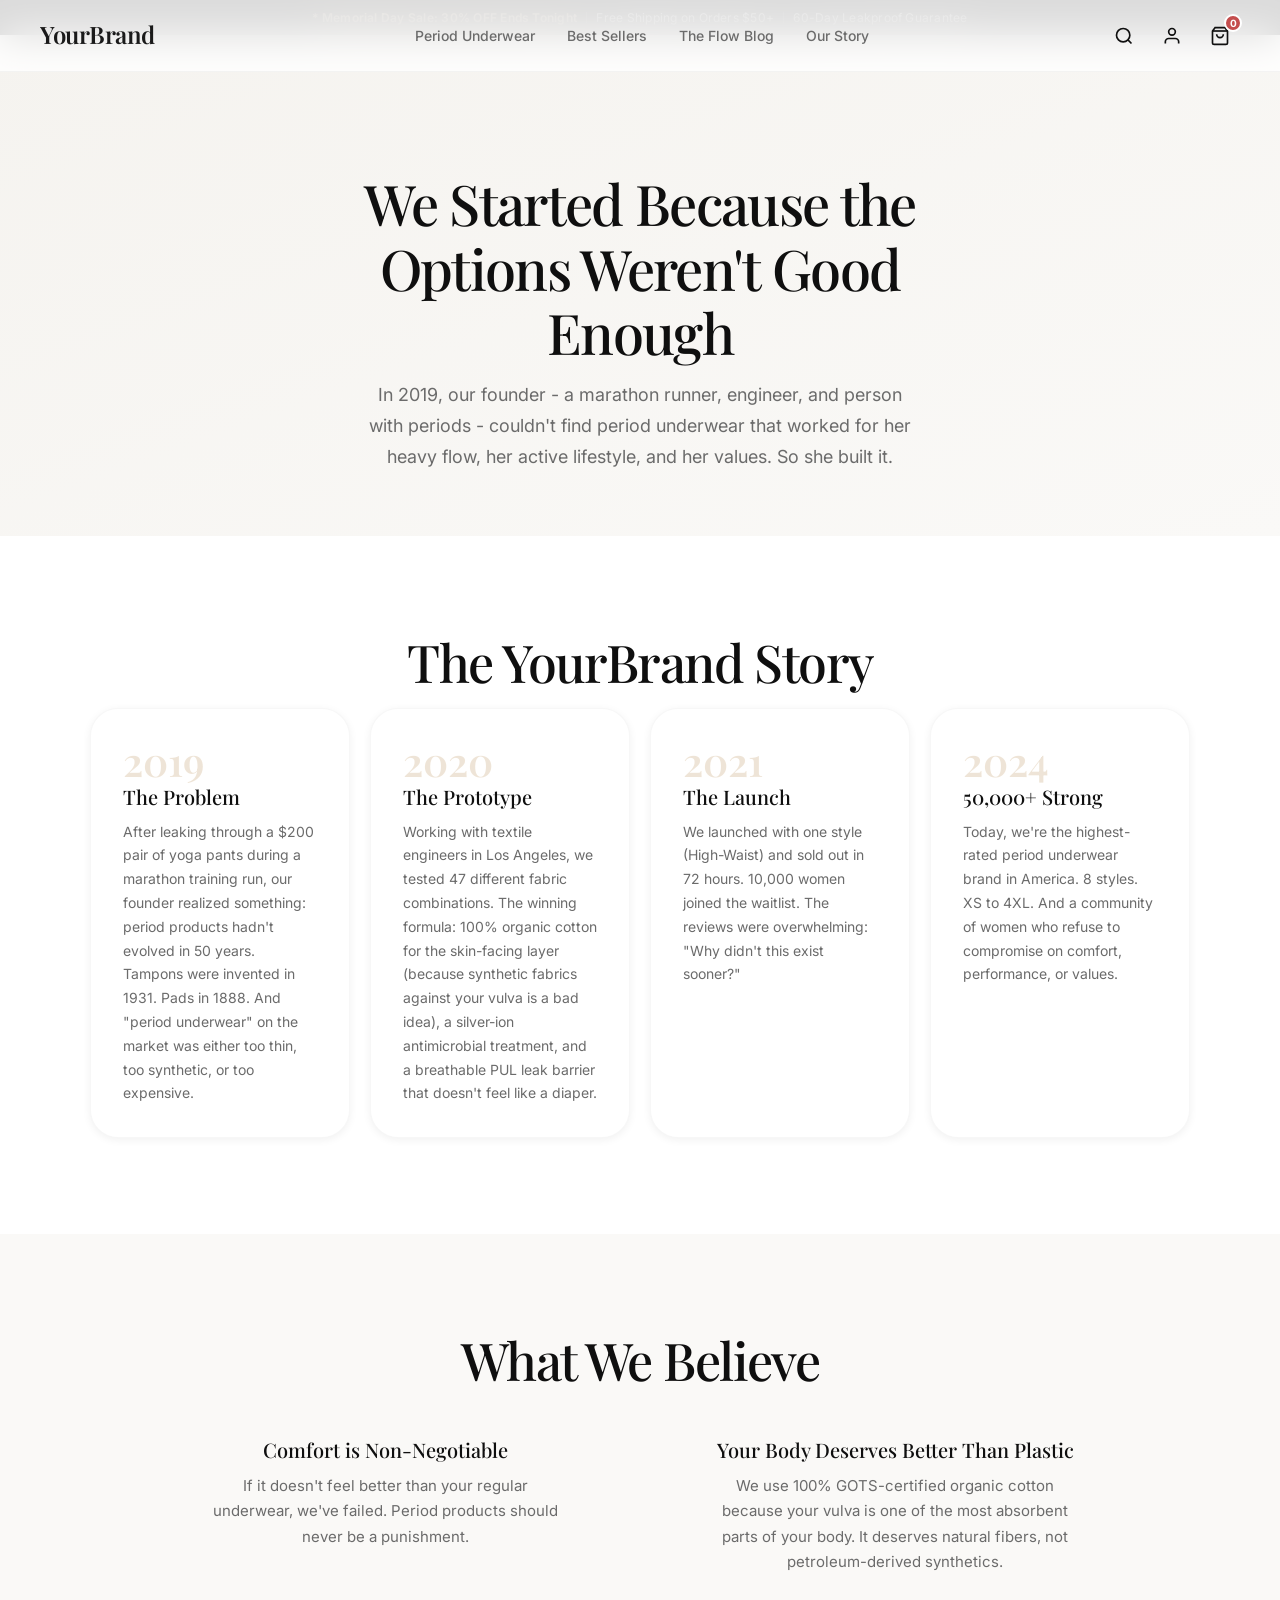
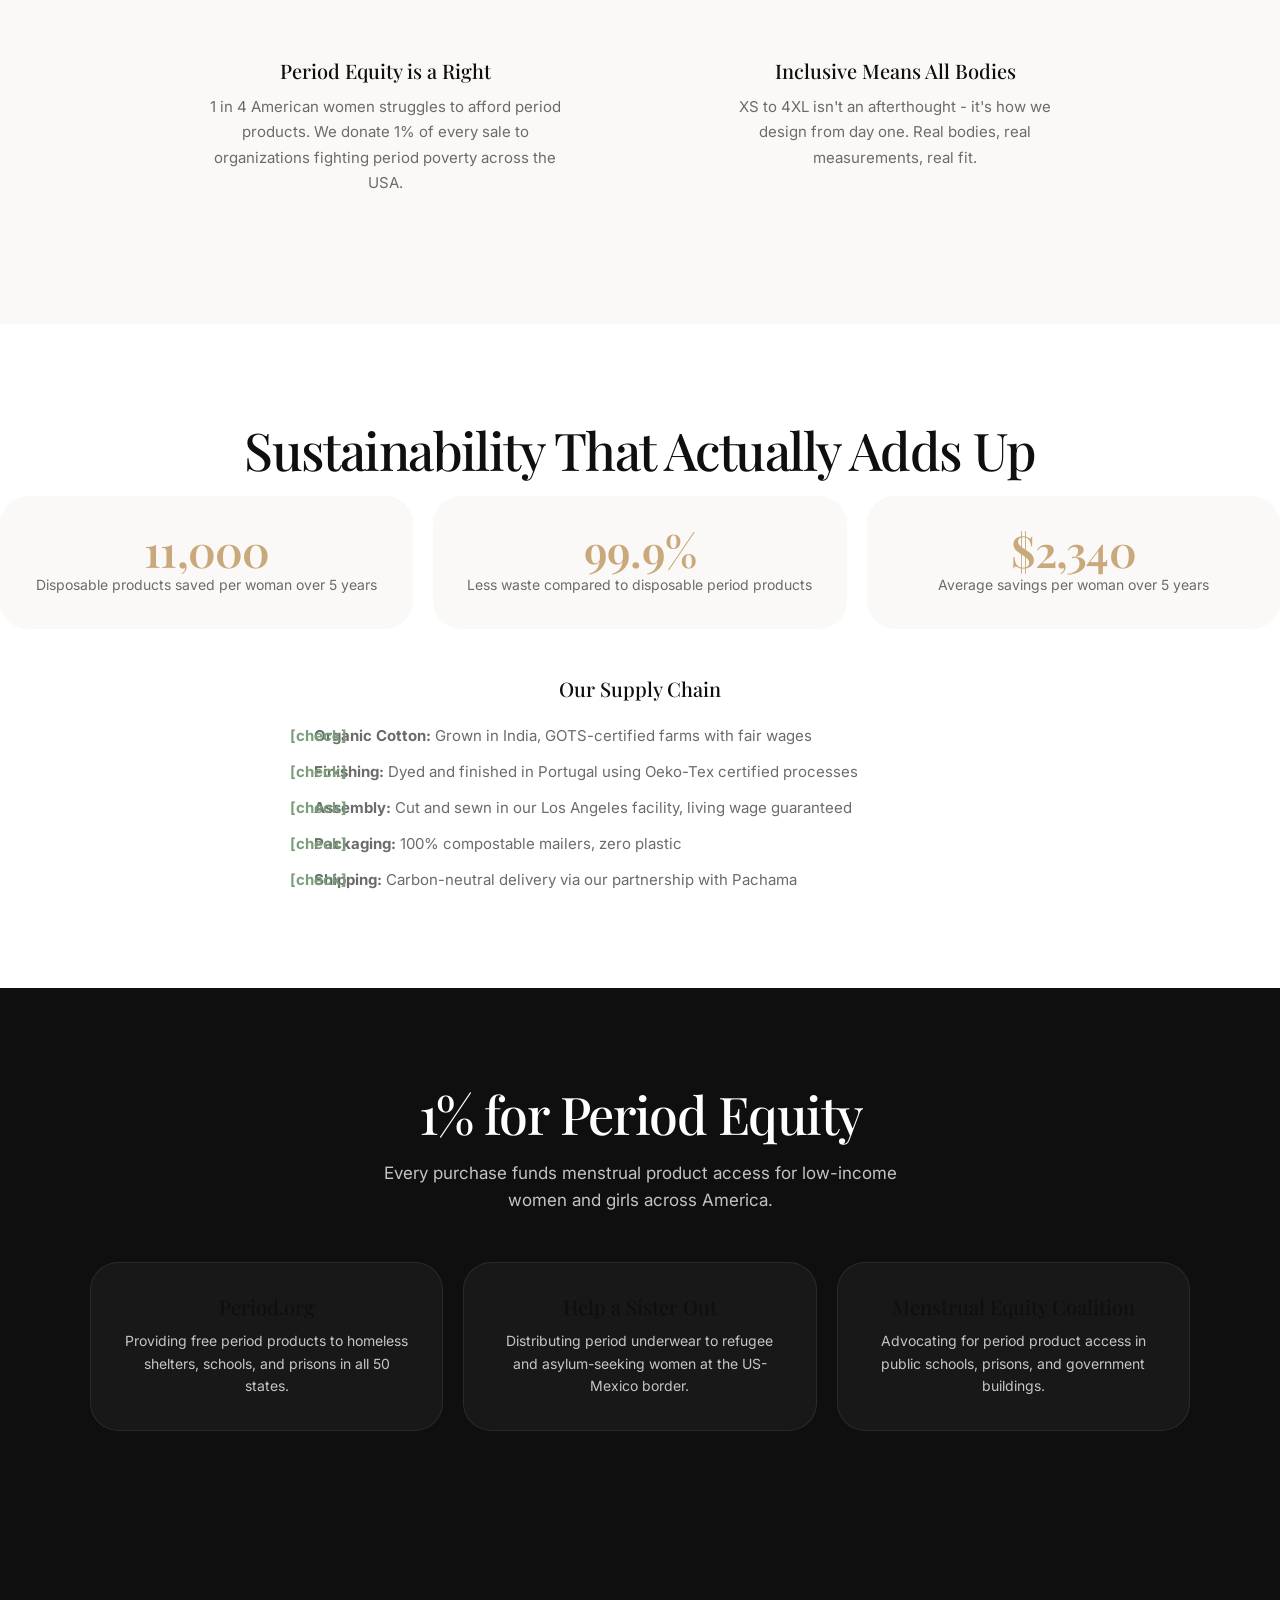
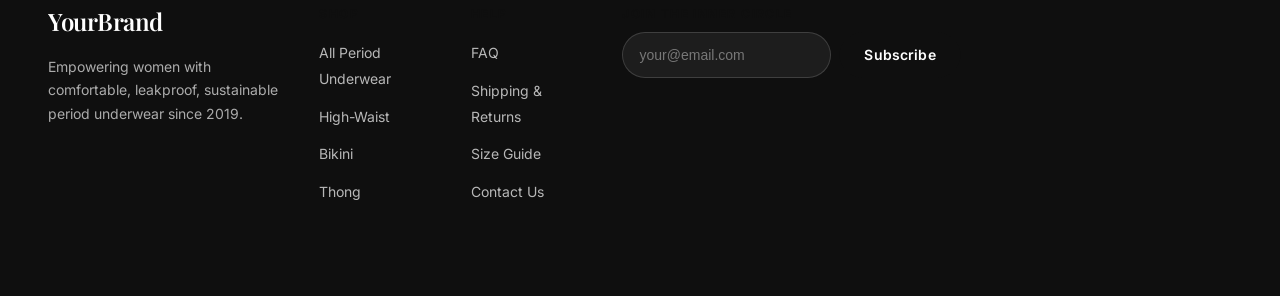
<file: about.html>
<!DOCTYPE html>
<html lang="en-US">
<head>
    <meta charset="UTF-8">
    <meta name="viewport" content="width=device-width, initial-scale=1.0">
    <title>Our Story | Sustainable Period Underwear Made in USA | YourBrand</title>
    <meta name="description" content="YourBrand was founded in California with one mission: create period underwear that actually works. 100% organic cotton, Oeko-Tex certified, 1% for Period Equity.">
    <link rel="canonical" href="https://www.yourbrand.com/about">
    <link rel="stylesheet" href="css/style.css">
    <link href="https://fonts.googleapis.com/css2?family=Playfair+Display:wght@400;500;600;700&family=Inter:wght@300;400;500;600;700&display=swap" rel="stylesheet">
</head>
<body>
    <a href="#main-content" class="skip-link">Skip to main content</a>
    
    <div class="top-bar" role="banner">
        <div class="container">
            <p class="top-bar__text">
                <span class="urgency">* Memorial Day Sale: 30% OFF Ends Tonight</span>
                <span class="separator">|</span>
                <span>Free Shipping on Orders $50+</span>
                <span class="separator">|</span>
                <span>60-Day Leakproof Guarantee</span>
            </p>
        </div>
    </div>
    
    <header class="site-header" role="banner">
        <div class="container header__inner">
            <a href="index.html" class="logo" aria-label="YourBrand Home">
                <svg width="140" height="32" viewBox="0 0 140 32" aria-hidden="true">
                    <text x="0" y="24" font-family="Playfair Display, serif" font-size="24" font-weight="600" fill="#1a1a1a">YourBrand</text>
                </svg>
            </a>
            <nav class="main-nav" role="navigation" aria-label="Main navigation">
                <ul class="nav__list">
                    <li class="nav__item has-dropdown">
                        <a href="collections/period-underwear.html" class="nav__link">Period Underwear</a>
                    </li>
                    <li class="nav__item"><a href="collections/period-underwear.html?filter=best-sellers" class="nav__link">Best Sellers</a></li>
                    <li class="nav__item"><a href="blog/index.html" class="nav__link">The Flow Blog</a></li>
                    <li class="nav__item"><a href="about.html" class="nav__link">Our Story</a></li>
                </ul>
            </nav>
            <div class="header__actions">
                <button class="btn-icon" aria-label="Search products"><svg width="20" height="20" viewBox="0 0 24 24" fill="none" stroke="currentColor" stroke-width="2"><circle cx="11" cy="11" r="8"/><path d="m21 21-4.3-4.3"/></svg></button>
                <a href="/account" class="btn-icon" aria-label="My account"><svg width="20" height="20" viewBox="0 0 24 24" fill="none" stroke="currentColor" stroke-width="2"><path d="M20 21v-2a4 4 0 0 0-4-4H8a4 4 0 0 0-4 4v2"/><circle cx="12" cy="7" r="4"/></svg></a>
                <a href="/cart" class="btn-icon cart-btn" aria-label="Shopping cart"><svg width="20" height="20" viewBox="0 0 24 24" fill="none" stroke="currentColor" stroke-width="2"><path d="M6 2 3 6v14a2 2 0 0 0 2 2h14a2 2 0 0 0 2-2V6l-3-4Z"/><path d="M3 6h18"/><path d="M16 10a4 4 0 0 1-8 0"/></svg><span class="cart-count">0</span></a>
                <button class="mobile-menu-btn" aria-label="Open menu" aria-expanded="false"><span></span><span></span><span></span></button>
            </div>
        </div>
    </header>
    
    <main id="main-content">
        <section class="about-hero" aria-labelledby="about-heading">
            <div class="container">
                <h1 id="about-heading">We Started Because the Options Weren't Good Enough</h1>
                <p class="lead">In 2019, our founder  -  a marathon runner, engineer, and person with periods  -  couldn't find period underwear that worked for her heavy flow, her active lifestyle, and her values. So she built it.</p>
            </div>
        </section>
        
        <section class="about-story container" aria-labelledby="story-heading">
            <h2 id="story-heading" class="section-title">The YourBrand Story</h2>
            <div class="story-grid">
                <article class="story-block">
                    <span class="story-year">2019</span>
                    <h3>The Problem</h3>
                    <p>After leaking through a $200 pair of yoga pants during a marathon training run, our founder realized something: period products hadn't evolved in 50 years. Tampons were invented in 1931. Pads in 1888. And "period underwear" on the market was either too thin, too synthetic, or too expensive.</p>
                </article>
                <article class="story-block">
                    <span class="story-year">2020</span>
                    <h3>The Prototype</h3>
                    <p>Working with textile engineers in Los Angeles, we tested 47 different fabric combinations. The winning formula: 100% organic cotton for the skin-facing layer (because synthetic fabrics against your vulva is a bad idea), a silver-ion antimicrobial treatment, and a breathable PUL leak barrier that doesn't feel like a diaper.</p>
                </article>
                <article class="story-block">
                    <span class="story-year">2021</span>
                    <h3>The Launch</h3>
                    <p>We launched with one style (High-Waist) and sold out in 72 hours. 10,000 women joined the waitlist. The reviews were overwhelming: "Why didn't this exist sooner?"</p>
                </article>
                <article class="story-block">
                    <span class="story-year">2024</span>
                    <h3>50,000+ Strong</h3>
                    <p>Today, we're the highest-rated period underwear brand in America. 8 styles. XS to 4XL. And a community of women who refuse to compromise on comfort, performance, or values.</p>
                </article>
            </div>
        </section>
        
        <section class="about-values" aria-labelledby="values-heading">
            <div class="container">
                <h2 id="values-heading" class="section-title">What We Believe</h2>
                <div class="values-grid">
                    <article class="value">
                        <h3>Comfort is Non-Negotiable</h3>
                        <p>If it doesn't feel better than your regular underwear, we've failed. Period products should never be a punishment.</p>
                    </article>
                    <article class="value">
                        <h3>Your Body Deserves Better Than Plastic</h3>
                        <p>We use 100% GOTS-certified organic cotton because your vulva is one of the most absorbent parts of your body. It deserves natural fibers, not petroleum-derived synthetics.</p>
                    </article>
                    <article class="value">
                        <h3>Period Equity is a Right</h3>
                        <p>1 in 4 American women struggles to afford period products. We donate 1% of every sale to organizations fighting period poverty across the USA.</p>
                    </article>
                    <article class="value">
                        <h3>Inclusive Means All Bodies</h3>
                        <p>XS to 4XL isn't an afterthought  -  it's how we design from day one. Real bodies, real measurements, real fit.</p>
                    </article>
                </div>
            </div>
        </section>
        
        <section class="about-sustainability container" id="sustainability" aria-labelledby="sustainability-heading">
            <h2 id="sustainability-heading" class="section-title">Sustainability That Actually Adds Up</h2>
            <div class="sustainability-stats">
                <div class="sustainability-stat">
                    <span class="sustainability-number">11,000</span>
                    <span class="sustainability-label">Disposable products saved per woman over 5 years</span>
                </div>
                <div class="sustainability-stat">
                    <span class="sustainability-number">99.9%</span>
                    <span class="sustainability-label">Less waste compared to disposable period products</span>
                </div>
                <div class="sustainability-stat">
                    <span class="sustainability-number">$2,340</span>
                    <span class="sustainability-label">Average savings per woman over 5 years</span>
                </div>
            </div>
            <div class="sustainability-details">
                <h3>Our Supply Chain</h3>
                <ul>
                    <li><strong>Organic Cotton:</strong> Grown in India, GOTS-certified farms with fair wages</li>
                    <li><strong>Finishing:</strong> Dyed and finished in Portugal using Oeko-Tex certified processes</li>
                    <li><strong>Assembly:</strong> Cut and sewn in our Los Angeles facility, living wage guaranteed</li>
                    <li><strong>Packaging:</strong> 100% compostable mailers, zero plastic</li>
                    <li><strong>Shipping:</strong> Carbon-neutral delivery via our partnership with Pachama</li>
                </ul>
            </div>
        </section>
        
        <section class="about-giving" id="giving-back" aria-labelledby="giving-heading">
            <div class="container">
                <h2 id="giving-heading" class="section-title">1% for Period Equity</h2>
                <p class="lead">Every purchase funds menstrual product access for low-income women and girls across America.</p>
                <div class="giving-partners">
                    <article class="giving-partner">
                        <h3>Period.org</h3>
                        <p>Providing free period products to homeless shelters, schools, and prisons in all 50 states.</p>
                    </article>
                    <article class="giving-partner">
                        <h3>Help a Sister Out</h3>
                        <p>Distributing period underwear to refugee and asylum-seeking women at the US-Mexico border.</p>
                    </article>
                    <article class="giving-partner">
                        <h3>Menstrual Equity Coalition</h3>
                        <p>Advocating for period product access in public schools, prisons, and government buildings.</p>
                    </article>
                </div>
            </div>
        </section>
    </main>
    
    <footer class="site-footer" role="contentinfo">
        <div class="container">
            <div class="footer__grid">
                <div class="footer__brand">
                    <a href="index.html" class="logo" aria-label="YourBrand Home">
                        <svg width="140" height="32" viewBox="0 0 140 32" aria-hidden="true">
                            <text x="0" y="24" font-family="Playfair Display, serif" font-size="24" font-weight="600" fill="#ffffff">YourBrand</text>
                        </svg>
                    </a>
                    <p>Empowering women with comfortable, leakproof, sustainable period underwear since 2019.</p>
                </div>
                <div class="footer__links">
                    <h4>Shop</h4>
                    <ul>
                        <li><a href="collections/period-underwear.html">All Period Underwear</a></li>
                        <li><a href="products/high-waist-period-panties.html">High-Waist</a></li>
                        <li><a href="products/period-bikini.html">Bikini</a></li>
                        <li><a href="products/period-thong.html">Thong</a></li>
                    </ul>
                </div>
                <div class="footer__links">
                    <h4>Help</h4>
                    <ul>
                        <li><a href="faq.html">FAQ</a></li>
                        <li><a href="/shipping">Shipping & Returns</a></li>
                        <li><a href="/size-guide">Size Guide</a></li>
                        <li><a href="/contact">Contact Us</a></li>
                    </ul>
                </div>
                <div class="footer__newsletter">
                    <h4>Join the Inner Circle</h4>
                    <form action="/subscribe" method="POST" class="newsletter-form">
                        <label for="email-footer" class="visually-hidden">Email address</label>
                        <input type="email" id="email-footer" name="email" placeholder="your@email.com" required>
                        <button type="submit" class="btn btn--primary">Subscribe</button>
                    </form>
                </div>
            </div>
        </div>
    </footer>
    
    <script src="/js/main.js" defer></script>
</body>
</html>
</file>
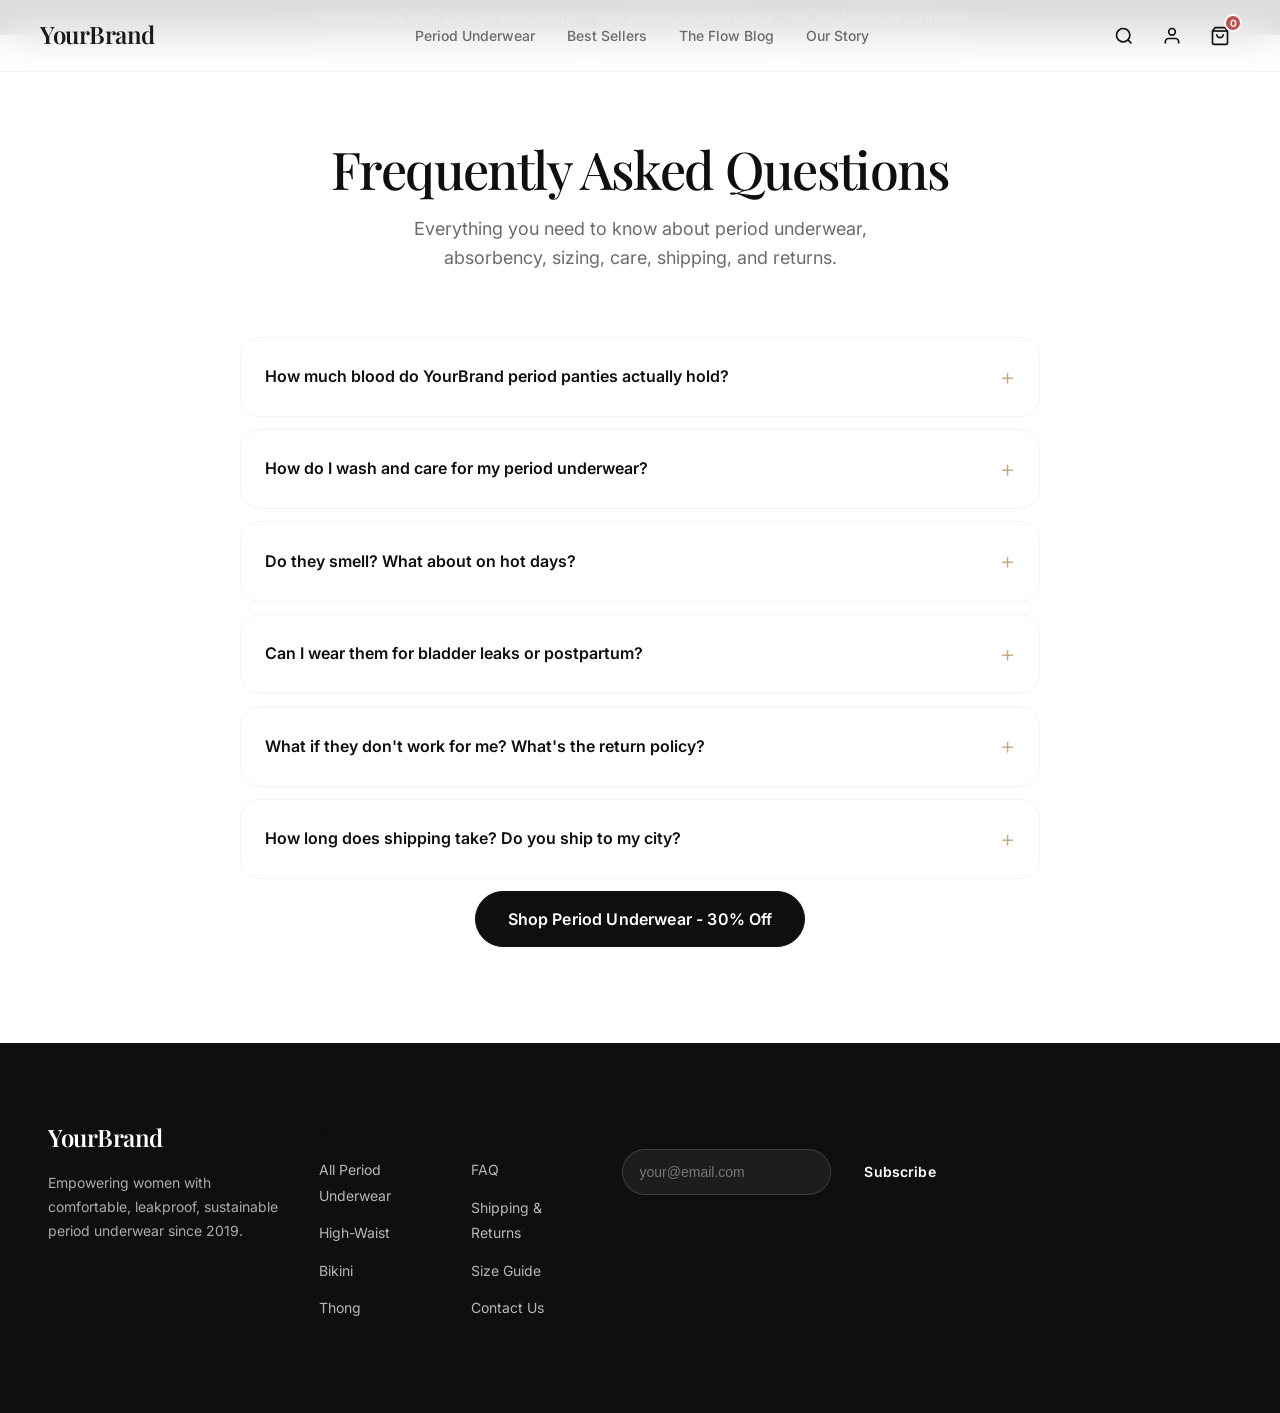
<file: faq.html>
<!DOCTYPE html>
<html lang="en-US">
<head>
    <meta charset="UTF-8">
    <meta name="viewport" content="width=device-width, initial-scale=1.0">
    <title>FAQ | Period Underwear Questions Answered | YourBrand USA</title>
    <meta name="description" content="All your period underwear questions answered. Absorbency, sizing, washing, shipping, returns, and more. 60-day guarantee. Free US shipping $50+.">
    <link rel="canonical" href="https://www.yourbrand.com/faq">
    <link rel="stylesheet" href="css/style.css">
    <link href="https://fonts.googleapis.com/css2?family=Playfair+Display:wght@400;500;600;700&family=Inter:wght@300;400;500;600;700&display=swap" rel="stylesheet">
    <script type="application/ld+json">
    {
      "@context": "https://schema.org",
      "@type": "FAQPage",
      "mainEntity": [
        {
          "@type": "Question",
          "name": "How much blood do YourBrand period panties actually hold?",
          "acceptedAnswer": {
            "@type": "Answer",
            "text": "Our period underwear holds between 1 and 4 regular tampons' worth of flow, depending on the style. Thong (Light): 1 tampon. Bikini (Moderate): 2-3 tampons. High-Waist (Heavy): 3-4 tampons. Overnight (Super): 4+ tampons."
          }
        },
        {
          "@type": "Question",
          "name": "How do I wash and care for my period underwear?",
          "acceptedAnswer": {
            "@type": "Answer",
            "text": "Rinse immediately after wear in cold water. Machine wash on gentle cycle at 30 deg C (86 deg F) with mild detergent. Hang dry. Avoid fabric softener and bleach. With proper care, your period panties will last 3-5 years (150+ washes)."
          }
        },
        {
          "@type": "Question",
          "name": "What is your return policy?",
          "acceptedAnswer": {
            "@type": "Answer",
            "text": "We offer an unconditional 60-Day Leakproof Guarantee. If YourBrand doesn't work for your body or your flow, return them for a full refund including shipping costs. No questions asked, no return fees."
          }
        }
      ]
    }
    </script>
</head>
<body>
    <a href="#main-content" class="skip-link">Skip to main content</a>

    <div class="top-bar" role="banner">
        <div class="container">
            <p class="top-bar__text">
                <span class="urgency">* Memorial Day Sale: 30% OFF Ends Tonight</span>
                <span class="separator">|</span>
                <span>Free Shipping on Orders $50+</span>
                <span class="separator">|</span>
                <span>60-Day Leakproof Guarantee</span>
            </p>
        </div>
    </div>

    <header class="site-header" role="banner">
        <div class="container header__inner">
            <a href="index.html" class="logo" aria-label="YourBrand Home">
                <svg width="140" height="32" viewBox="0 0 140 32" aria-hidden="true">
                    <text x="0" y="24" font-family="Playfair Display, serif" font-size="24" font-weight="600" fill="#1a1a1a">YourBrand</text>
                </svg>
            </a>
            <nav class="main-nav" role="navigation" aria-label="Main navigation">
                <ul class="nav__list">
                    <li class="nav__item has-dropdown">
                        <a href="collections/period-underwear.html" class="nav__link">Period Underwear</a>
                    </li>
                    <li class="nav__item"><a href="collections/period-underwear.html?filter=best-sellers" class="nav__link">Best Sellers</a></li>
                    <li class="nav__item"><a href="blog/index.html" class="nav__link">The Flow Blog</a></li>
                    <li class="nav__item"><a href="about.html" class="nav__link">Our Story</a></li>
                </ul>
            </nav>
            <div class="header__actions">
                <button class="btn-icon" aria-label="Search products"><svg width="20" height="20" viewBox="0 0 24 24" fill="none" stroke="currentColor" stroke-width="2"><circle cx="11" cy="11" r="8"/><path d="m21 21-4.3-4.3"/></svg></button>
                <a href="/account" class="btn-icon" aria-label="My account"><svg width="20" height="20" viewBox="0 0 24 24" fill="none" stroke="currentColor" stroke-width="2"><path d="M20 21v-2a4 4 0 0 0-4-4H8a4 4 0 0 0-4 4v2"/><circle cx="12" cy="7" r="4"/></svg></a>
                <a href="/cart" class="btn-icon cart-btn" aria-label="Shopping cart"><svg width="20" height="20" viewBox="0 0 24 24" fill="none" stroke="currentColor" stroke-width="2"><path d="M6 2 3 6v14a2 2 0 0 0 2 2h14a2 2 0 0 0 2-2V6l-3-4Z"/><path d="M3 6h18"/><path d="M16 10a4 4 0 0 1-8 0"/></svg><span class="cart-count">0</span></a>
                <button class="mobile-menu-btn" aria-label="Open menu" aria-expanded="false"><span></span><span></span><span></span></button>
            </div>
        </div>
    </header>

    <main id="main-content">
        <section class="faq-page" aria-labelledby="faq-heading">
            <div class="container">
                <h1 id="faq-heading" class="section-title">Frequently Asked Questions</h1>
                <p class="section-subtitle">Everything you need to know about period underwear, absorbency, sizing, care, shipping, and returns.</p>

                <div class="faq__content" itemscope itemtype="https://schema.org/FAQPage">
                    <details class="faq__item" itemscope itemprop="mainEntity" itemtype="https://schema.org/Question">
                        <summary itemprop="name">How much blood do YourBrand period panties actually hold?</summary>
                        <div itemscope itemprop="acceptedAnswer" itemtype="https://schema.org/Answer">
                            <div itemprop="text">
                                <p>Our period underwear holds between 1 and 4 regular tampons' worth of flow, depending on the style:</p>
                                <ul>
                                    <li><strong>Thong (Light):</strong> 1 tampon  -  perfect for spotting or backup</li>
                                    <li><strong>Bikini (Moderate):</strong> 2-3 tampons  -  ideal for regular days</li>
                                    <li><strong>High-Waist (Heavy):</strong> 3-4 tampons  -  designed for heavy flow days</li>
                                    <li><strong>Overnight (Super):</strong> 4+ tampons  -  extra-long gusset for 10+ hours of protection</li>
                                </ul>
                                <p>Every pair uses our patented 4-layer system: moisture-wicking cotton top, antimicrobial layer, super-absorbent core, and leak-proof barrier.</p>
                            </div>
                        </div>
                    </details>

                    <details class="faq__item" itemscope itemprop="mainEntity" itemtype="https://schema.org/Question">
                        <summary itemprop="name">How do I wash and care for my period underwear?</summary>
                        <div itemscope itemprop="acceptedAnswer" itemtype="https://schema.org/Answer">
                            <div itemprop="text">
                                <p>Caring for your period underwear is simple and takes less than 2 minutes:</p>
                                <ol>
                                    <li><strong>Rinse immediately</strong> after wear in cold water until the water runs clear</li>
                                    <li><strong>Machine wash</strong> on a gentle cycle at 30 deg C (86 deg F) with mild detergent</li>
                                    <li><strong>Hang dry</strong>  -  never tumble dry, as heat can damage the leak-proof layer</li>
                                    <li><strong>Avoid fabric softener and bleach</strong>  -  they reduce absorbency over time</li>
                                </ol>
                                <p>With proper care, your period panties will last 3-5 years (150+ washes). That's 200+ disposable products saved from landfills.</p>
                            </div>
                        </div>
                    </details>

                    <details class="faq__item" itemscope itemprop="mainEntity" itemtype="https://schema.org/Question">
                        <summary itemprop="name">Do they smell? What about on hot days?</summary>
                        <div itemscope itemprop="acceptedAnswer" itemtype="https://schema.org/Answer">
                            <div itemprop="text">
                                <p>No  -  our antimicrobial silver-ion treatment neutralizes odor-causing bacteria on contact. In clinical testing, YourBrand underwear showed <strong>99.7% odor reduction</strong> compared to standard cotton underwear.</p>
                                <p>The moisture-wicking top layer pulls moisture away from your skin quickly, so you stay dry even in Houston humidity or Phoenix heat.</p>
                            </div>
                        </div>
                    </details>

                    <details class="faq__item" itemscope itemprop="mainEntity" itemtype="https://schema.org/Question">
                        <summary itemprop="name">Can I wear them for bladder leaks or postpartum?</summary>
                        <div itemscope itemprop="acceptedAnswer" itemtype="https://schema.org/Answer">
                            <div itemprop="text">
                                <p><strong>Yes.</strong> While designed for menstrual flow, many customers use YourBrand for light stress incontinence, postpartum bleeding, and even as backup during IVF treatments.</p>
                                <p>The super-absorbent core and leak-proof barrier handle all types of fluids. Our Overnight Briefs are especially popular with new moms.</p>
                            </div>
                        </div>
                    </details>

                    <details class="faq__item" itemscope itemprop="mainEntity" itemtype="https://schema.org/Question">
                        <summary itemprop="name">What if they don't work for me? What's the return policy?</summary>
                        <div itemscope itemprop="acceptedAnswer" itemtype="https://schema.org/Answer">
                            <div itemprop="text">
                                <p>We offer an unconditional <strong>60-Day Leakproof Guarantee</strong>. If YourBrand doesn't work for your body or your flow, return them for a full refund  -  including shipping costs. No questions asked, no return fees.</p>
                                <p>We can offer this because <strong>97.3% of customers keep their first order</strong>.</p>
                            </div>
                        </div>
                    </details>

                    <details class="faq__item" itemscope itemprop="mainEntity" itemtype="https://schema.org/Question">
                        <summary itemprop="name">How long does shipping take? Do you ship to my city?</summary>
                        <div itemscope itemprop="acceptedAnswer" itemtype="https://schema.org/Answer">
                            <div itemprop="text">
                                <p>We ship to <strong>all 50 US states</strong> from our California warehouse:</p>
                                <ul>
                                    <li><strong>Standard Shipping:</strong> 3-5 business days  -  <strong>FREE</strong> on orders $50+</li>
                                    <li><strong>Express Shipping:</strong> 1-2 business days  -  $9.99 (Free on orders $125+)</li>
                                    <li><strong>Overnight:</strong> Next business day  -  $19.99</li>
                                </ul>
                                <p>All packages ship in discreet, unbranded packaging.</p>
                            </div>
                        </div>
                    </details>
                </div>

                <div class="center-cta">
                    <a href="collections/period-underwear.html" class="btn btn--primary btn--large">Shop Period Underwear  -  30% Off</a>
                </div>
            </div>
        </section>
    </main>

    <footer class="site-footer" role="contentinfo">
        <div class="container">
            <div class="footer__grid">
                <div class="footer__brand">
                    <a href="index.html" class="logo" aria-label="YourBrand Home">
                        <svg width="140" height="32" viewBox="0 0 140 32" aria-hidden="true">
                            <text x="0" y="24" font-family="Playfair Display, serif" font-size="24" font-weight="600" fill="#ffffff">YourBrand</text>
                        </svg>
                    </a>
                    <p>Empowering women with comfortable, leakproof, sustainable period underwear since 2019.</p>
                </div>
                <div class="footer__links">
                    <h4>Shop</h4>
                    <ul>
                        <li><a href="collections/period-underwear.html">All Period Underwear</a></li>
                        <li><a href="products/high-waist-period-panties.html">High-Waist</a></li>
                        <li><a href="products/period-bikini.html">Bikini</a></li>
                        <li><a href="products/period-thong.html">Thong</a></li>
                    </ul>
                </div>
                <div class="footer__links">
                    <h4>Help</h4>
                    <ul>
                        <li><a href="faq.html">FAQ</a></li>
                        <li><a href="/shipping">Shipping & Returns</a></li>
                        <li><a href="/size-guide">Size Guide</a></li>
                        <li><a href="/contact">Contact Us</a></li>
                    </ul>
                </div>
                <div class="footer__newsletter">
                    <h4>Join the Inner Circle</h4>
                    <form action="/subscribe" method="POST" class="newsletter-form">
                        <label for="email-footer" class="visually-hidden">Email address</label>
                        <input type="email" id="email-footer" name="email" placeholder="your@email.com" required>
                        <button type="submit" class="btn btn--primary">Subscribe</button>
                    </form>
                </div>
            </div>
        </div>
    </footer>

    <script src="/js/main.js" defer></script>
</body>
</html>
</file>
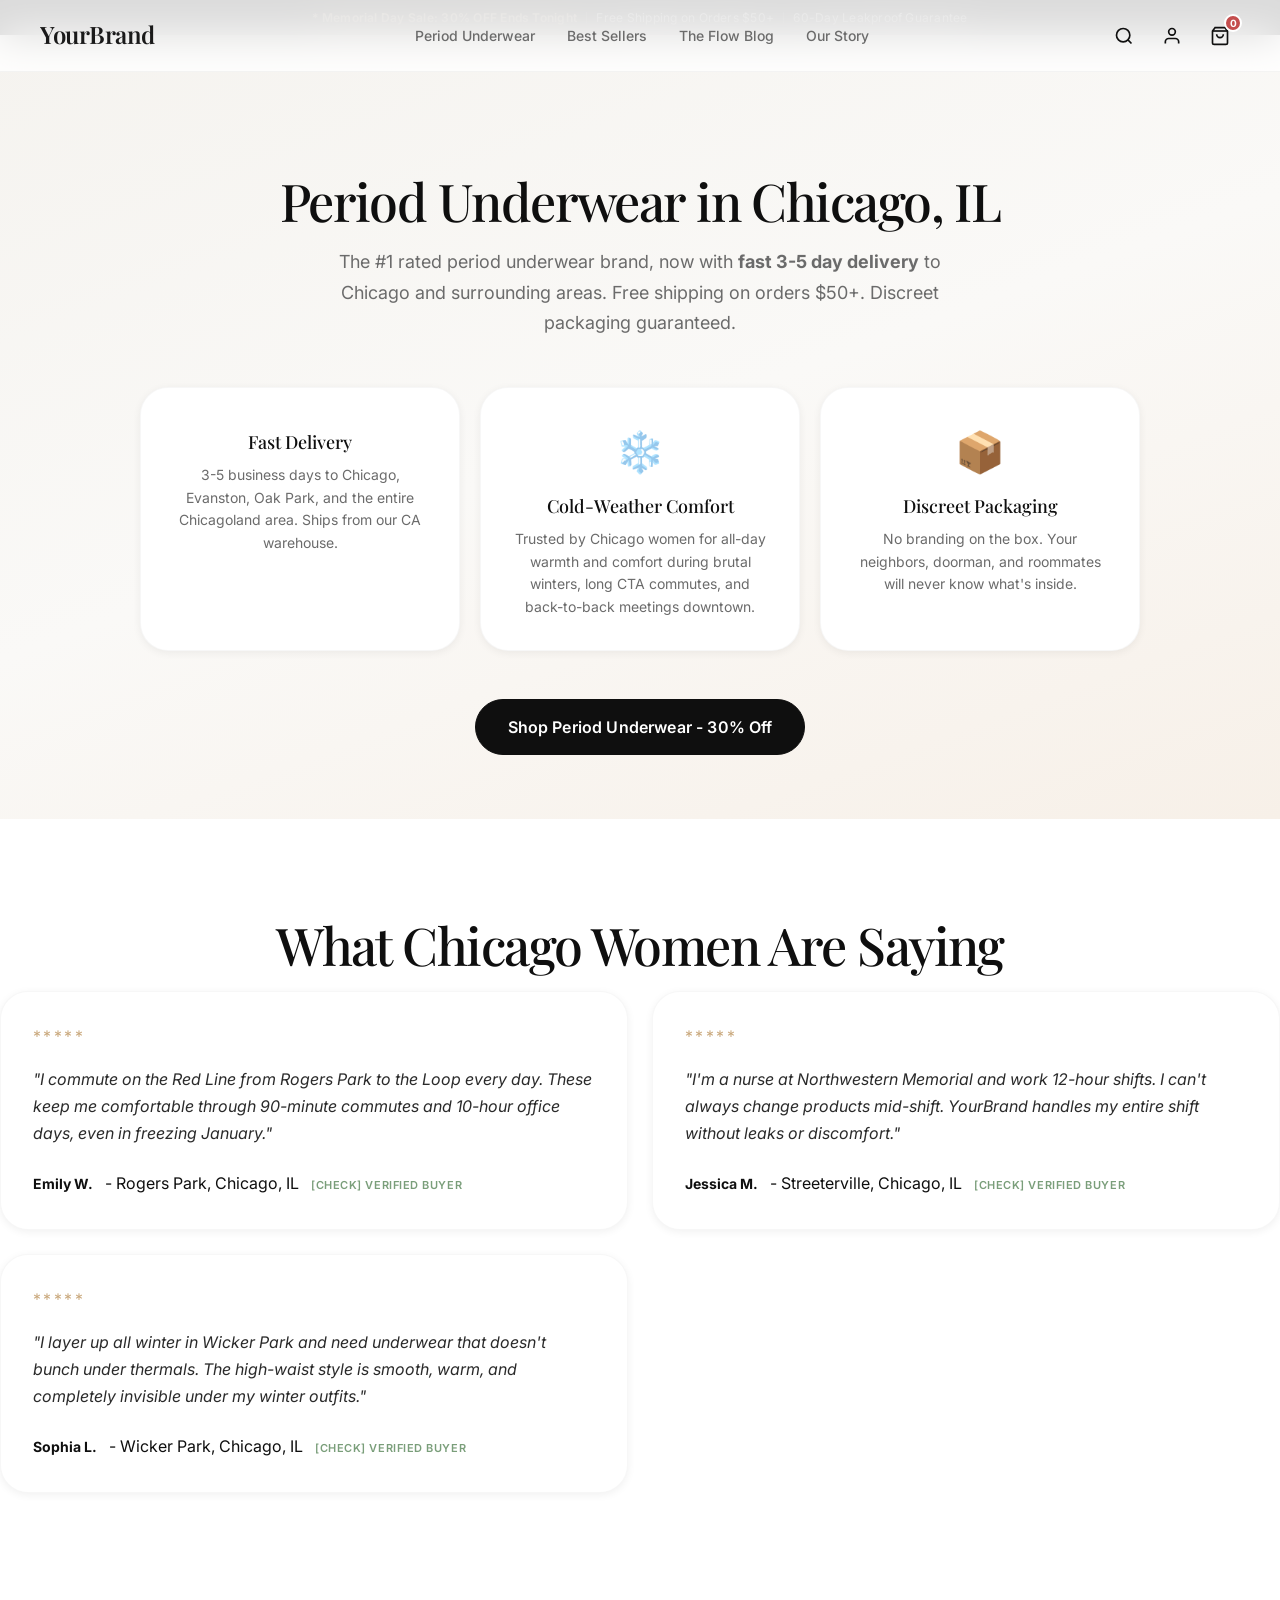
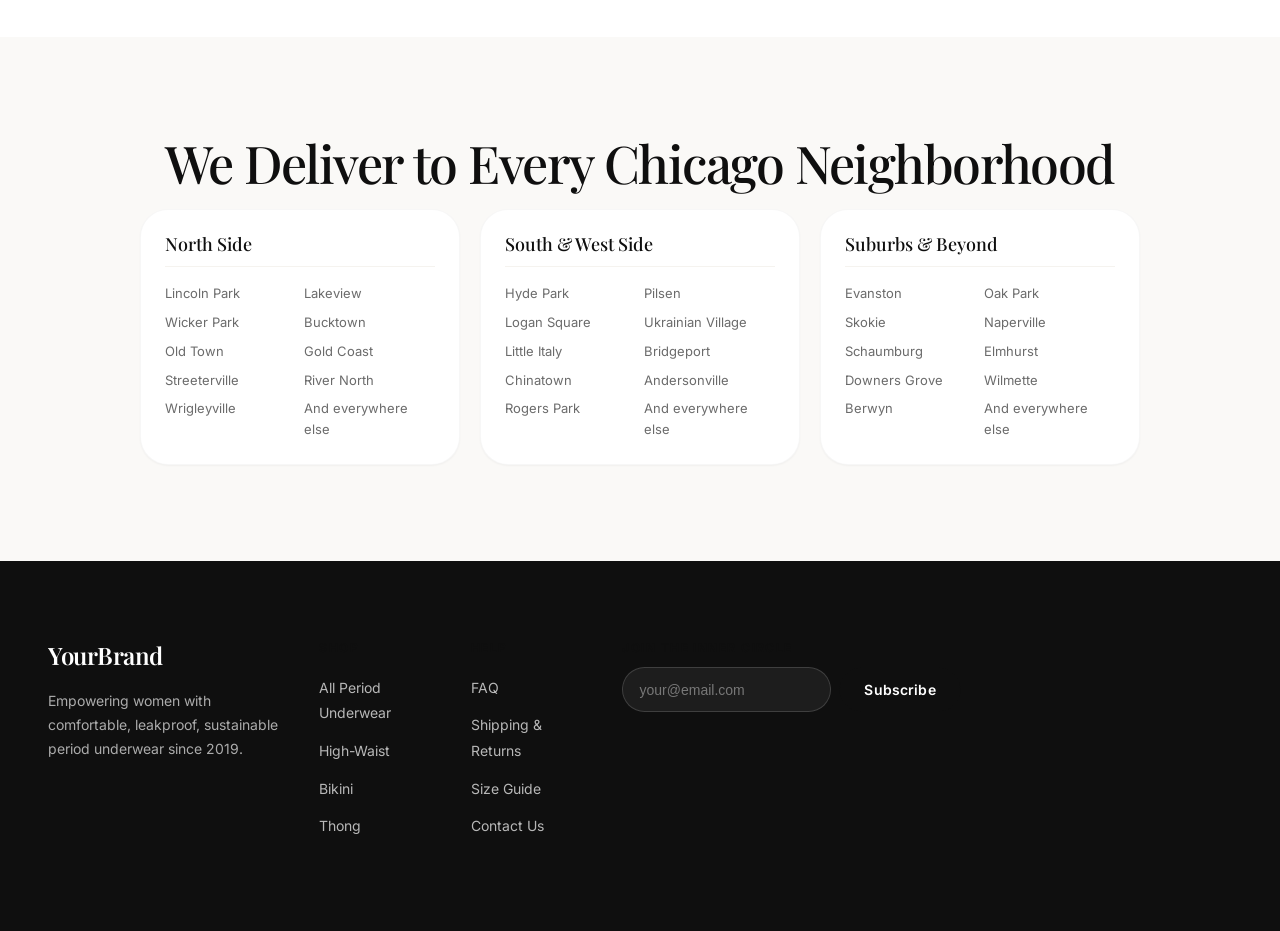
<file: local/chicago-period-underwear.html>
<!DOCTYPE html>
<html lang="en-US">
<head>
    <meta charset="UTF-8">
    <meta name="viewport" content="width=device-width, initial-scale=1.0">
    <title>Period Underwear Chicago | Free Delivery Chicago, IL | YourBrand</title>
    <meta name="description" content="Period underwear delivered to Chicago, IL in 3-5 days. Leakproof, organic cotton, Oeko-Tex certified. All-day comfort for cold weather and long commutes. Free shipping $50+. 60-day guarantee. Shop now!">
    <meta name="geo.region" content="US-IL">
    <meta name="geo.placename" content="Chicago, IL">
    <meta name="geo.position" content="41.8781;-87.6298">
    <meta name="ICBM" content="41.8781, -87.6298">
    <link rel="canonical" href="https://www.yourbrand.com/local/chicago-period-underwear">
    <link rel="stylesheet" href="../css/style.css">
    <link href="https://fonts.googleapis.com/css2?family=Playfair+Display:wght@400;500;600;700&family=Inter:wght@300;400;500;600;700&display=swap" rel="stylesheet">
    <script type="application/ld+json">
    {
      "@context": "https://schema.org",
      "@type": "LocalBusiness",
      "name": "YourBrand Period Underwear  -  Chicago",
      "description": "Period underwear delivery service for Chicago and surrounding areas.",
      "url": "https://www.yourbrand.com/local/chicago-period-underwear",
      "telephone": "+1-800-555-0199",
      "address": {
        "@type": "PostalAddress",
        "addressLocality": "Chicago",
        "addressRegion": "IL",
        "addressCountry": "US"
      },
      "geo": {
        "@type": "GeoCoordinates",
        "latitude": 41.8781,
        "longitude": -87.6298
      }
    }
    </script>
</head>
<body>
    <a href="#main-content" class="skip-link">Skip to main content</a>

    <div class="top-bar" role="banner">
        <div class="container">
            <p class="top-bar__text">
                <span class="urgency">* Memorial Day Sale: 30% OFF Ends Tonight</span>
                <span class="separator">|</span>
                <span>Free Shipping on Orders $50+</span>
                <span class="separator">|</span>
                <span>60-Day Leakproof Guarantee</span>
            </p>
        </div>
    </div>

    <header class="site-header" role="banner">
        <div class="container header__inner">
            <a href="../index.html" class="logo" aria-label="YourBrand Home">
                <svg width="140" height="32" viewBox="0 0 140 32" aria-hidden="true">
                    <text x="0" y="24" font-family="Playfair Display, serif" font-size="24" font-weight="600" fill="#1a1a1a">YourBrand</text>
                </svg>
            </a>
            <nav class="main-nav" role="navigation" aria-label="Main navigation">
                <ul class="nav__list">
                    <li class="nav__item has-dropdown">
                        <a href="../collections/period-underwear.html" class="nav__link">Period Underwear</a>
                    </li>
                    <li class="nav__item"><a href="../collections/period-underwear.html?filter=best-sellers" class="nav__link">Best Sellers</a></li>
                    <li class="nav__item"><a href="../blog/index.html" class="nav__link">The Flow Blog</a></li>
                    <li class="nav__item"><a href="../about.html" class="nav__link">Our Story</a></li>
                </ul>
            </nav>
            <div class="header__actions">
                <button class="btn-icon" aria-label="Search products"><svg width="20" height="20" viewBox="0 0 24 24" fill="none" stroke="currentColor" stroke-width="2"><circle cx="11" cy="11" r="8"/><path d="m21 21-4.3-4.3"/></svg></button>
                <a href="/account" class="btn-icon" aria-label="My account"><svg width="20" height="20" viewBox="0 0 24 24" fill="none" stroke="currentColor" stroke-width="2"><path d="M20 21v-2a4 4 0 0 0-4-4H8a4 4 0 0 0-4 4v2"/><circle cx="12" cy="7" r="4"/></svg></a>
                <a href="/cart" class="btn-icon cart-btn" aria-label="Shopping cart"><svg width="20" height="20" viewBox="0 0 24 24" fill="none" stroke="currentColor" stroke-width="2"><path d="M6 2 3 6v14a2 2 0 0 0 2 2h14a2 2 0 0 0 2-2V6l-3-4Z"/><path d="M3 6h18"/><path d="M16 10a4 4 0 0 1-8 0"/></svg><span class="cart-count">0</span></a>
                <button class="mobile-menu-btn" aria-label="Open menu" aria-expanded="false"><span></span><span></span><span></span></button>
            </div>
        </div>
    </header>

    <main id="main-content">
        <section class="local-hero" aria-labelledby="local-heading">
            <div class="container">
                <h1 id="local-heading">Period Underwear in Chicago, IL</h1>
                <p class="lead">The #1 rated period underwear brand, now with <strong>fast 3-5 day delivery</strong> to Chicago and surrounding areas. Free shipping on orders $50+. Discreet packaging guaranteed.</p>

                <div class="local-delivery-info">
                    <div class="local-info-card">
                        <span class="local-info-icon"> </span>
                        <h3>Fast Delivery</h3>
                        <p>3-5 business days to Chicago, Evanston, Oak Park, and the entire Chicagoland area. Ships from our CA warehouse.</p>
                    </div>
                    <div class="local-info-card">
                        <span class="local-info-icon">❄️</span>
                        <h3>Cold-Weather Comfort</h3>
                        <p>Trusted by Chicago women for all-day warmth and comfort during brutal winters, long CTA commutes, and back-to-back meetings downtown.</p>
                    </div>
                    <div class="local-info-card">
                        <span class="local-info-icon">📦</span>
                        <h3>Discreet Packaging</h3>
                        <p>No branding on the box. Your neighbors, doorman, and roommates will never know what's inside.</p>
                    </div>
                </div>

                <a href="../collections/period-underwear.html" class="btn btn--primary btn--large">Shop Period Underwear  -  30% Off</a>
            </div>
        </section>

        <section class="local-social-proof container" aria-labelledby="local-reviews-heading">
            <h2 id="local-reviews-heading" class="section-title">What Chicago Women Are Saying</h2>
            <div class="testimonial-grid">
                <blockquote class="testimonial">
                    <div class="testimonial__stars">*****</div>
                    <p class="testimonial__text">"I commute on the Red Line from Rogers Park to the Loop every day. These keep me comfortable through 90-minute commutes and 10-hour office days, even in freezing January."</p>
                    <footer class="testimonial__author">
                        <strong>Emily W.</strong>  -  Rogers Park, Chicago, IL <span class="verified">[check] Verified Buyer</span>
                    </footer>
                </blockquote>
                <blockquote class="testimonial">
                    <div class="testimonial__stars">*****</div>
                    <p class="testimonial__text">"I'm a nurse at Northwestern Memorial and work 12-hour shifts. I can't always change products mid-shift. YourBrand handles my entire shift without leaks or discomfort."</p>
                    <footer class="testimonial__author">
                        <strong>Jessica M.</strong>  -  Streeterville, Chicago, IL <span class="verified">[check] Verified Buyer</span>
                    </footer>
                </blockquote>
                <blockquote class="testimonial">
                    <div class="testimonial__stars">*****</div>
                    <p class="testimonial__text">"I layer up all winter in Wicker Park and need underwear that doesn't bunch under thermals. The high-waist style is smooth, warm, and completely invisible under my winter outfits."</p>
                    <footer class="testimonial__author">
                        <strong>Sophia L.</strong>  -  Wicker Park, Chicago, IL <span class="verified">[check] Verified Buyer</span>
                    </footer>
                </blockquote>
            </div>
        </section>

        <section class="local-neighborhoods container" aria-labelledby="neighborhoods-heading">
            <h2 id="neighborhoods-heading" class="section-title">We Deliver to Every Chicago Neighborhood</h2>
            <div class="neighborhoods-grid">
                <div class="neighborhood-group">
                    <h3>North Side</h3>
                    <ul>
                        <li>Lincoln Park</li>
                        <li>Lakeview</li>
                        <li>Wicker Park</li>
                        <li>Bucktown</li>
                        <li>Old Town</li>
                        <li>Gold Coast</li>
                        <li>Streeterville</li>
                        <li>River North</li>
                        <li>Wrigleyville</li>
                        <li>And everywhere else</li>
                    </ul>
                </div>
                <div class="neighborhood-group">
                    <h3>South & West Side</h3>
                    <ul>
                        <li>Hyde Park</li>
                        <li>Pilsen</li>
                        <li>Logan Square</li>
                        <li>Ukrainian Village</li>
                        <li>Little Italy</li>
                        <li>Bridgeport</li>
                        <li>Chinatown</li>
                        <li>Andersonville</li>
                        <li>Rogers Park</li>
                        <li>And everywhere else</li>
                    </ul>
                </div>
                <div class="neighborhood-group">
                    <h3>Suburbs & Beyond</h3>
                    <ul>
                        <li>Evanston</li>
                        <li>Oak Park</li>
                        <li>Skokie</li>
                        <li>Naperville</li>
                        <li>Schaumburg</li>
                        <li>Elmhurst</li>
                        <li>Downers Grove</li>
                        <li>Wilmette</li>
                        <li>Berwyn</li>
                        <li>And everywhere else</li>
                    </ul>
                </div>
            </div>
        </section>
    </main>

    <footer class="site-footer" role="contentinfo">
        <div class="container">
            <div class="footer__grid">
                <div class="footer__brand">
                    <a href="../index.html" class="logo" aria-label="YourBrand Home">
                        <svg width="140" height="32" viewBox="0 0 140 32" aria-hidden="true">
                            <text x="0" y="24" font-family="Playfair Display, serif" font-size="24" font-weight="600" fill="#ffffff">YourBrand</text>
                        </svg>
                    </a>
                    <p>Empowering women with comfortable, leakproof, sustainable period underwear since 2019.</p>
                </div>
                <div class="footer__links">
                    <h4>Shop</h4>
                    <ul>
                        <li><a href="../collections/period-underwear.html">All Period Underwear</a></li>
                        <li><a href="../products/high-waist-period-panties.html">High-Waist</a></li>
                        <li><a href="../products/period-bikini.html">Bikini</a></li>
                        <li><a href="../products/period-thong.html">Thong</a></li>
                    </ul>
                </div>
                <div class="footer__links">
                    <h4>Help</h4>
                    <ul>
                        <li><a href="../faq.html">FAQ</a></li>
                        <li><a href="/shipping">Shipping & Returns</a></li>
                        <li><a href="/size-guide">Size Guide</a></li>
                        <li><a href="/contact">Contact Us</a></li>
                    </ul>
                </div>
                <div class="footer__newsletter">
                    <h4>Join the Inner Circle</h4>
                    <form action="/subscribe" method="POST" class="newsletter-form">
                        <label for="email-footer" class="visually-hidden">Email address</label>
                        <input type="email" id="email-footer" name="email" placeholder="your@email.com" required>
                        <button type="submit" class="btn btn--primary">Subscribe</button>
                    </form>
                </div>
            </div>
        </div>
    </footer>

    <script src="/js/main.js" defer></script>
</body>
</html>
</file>
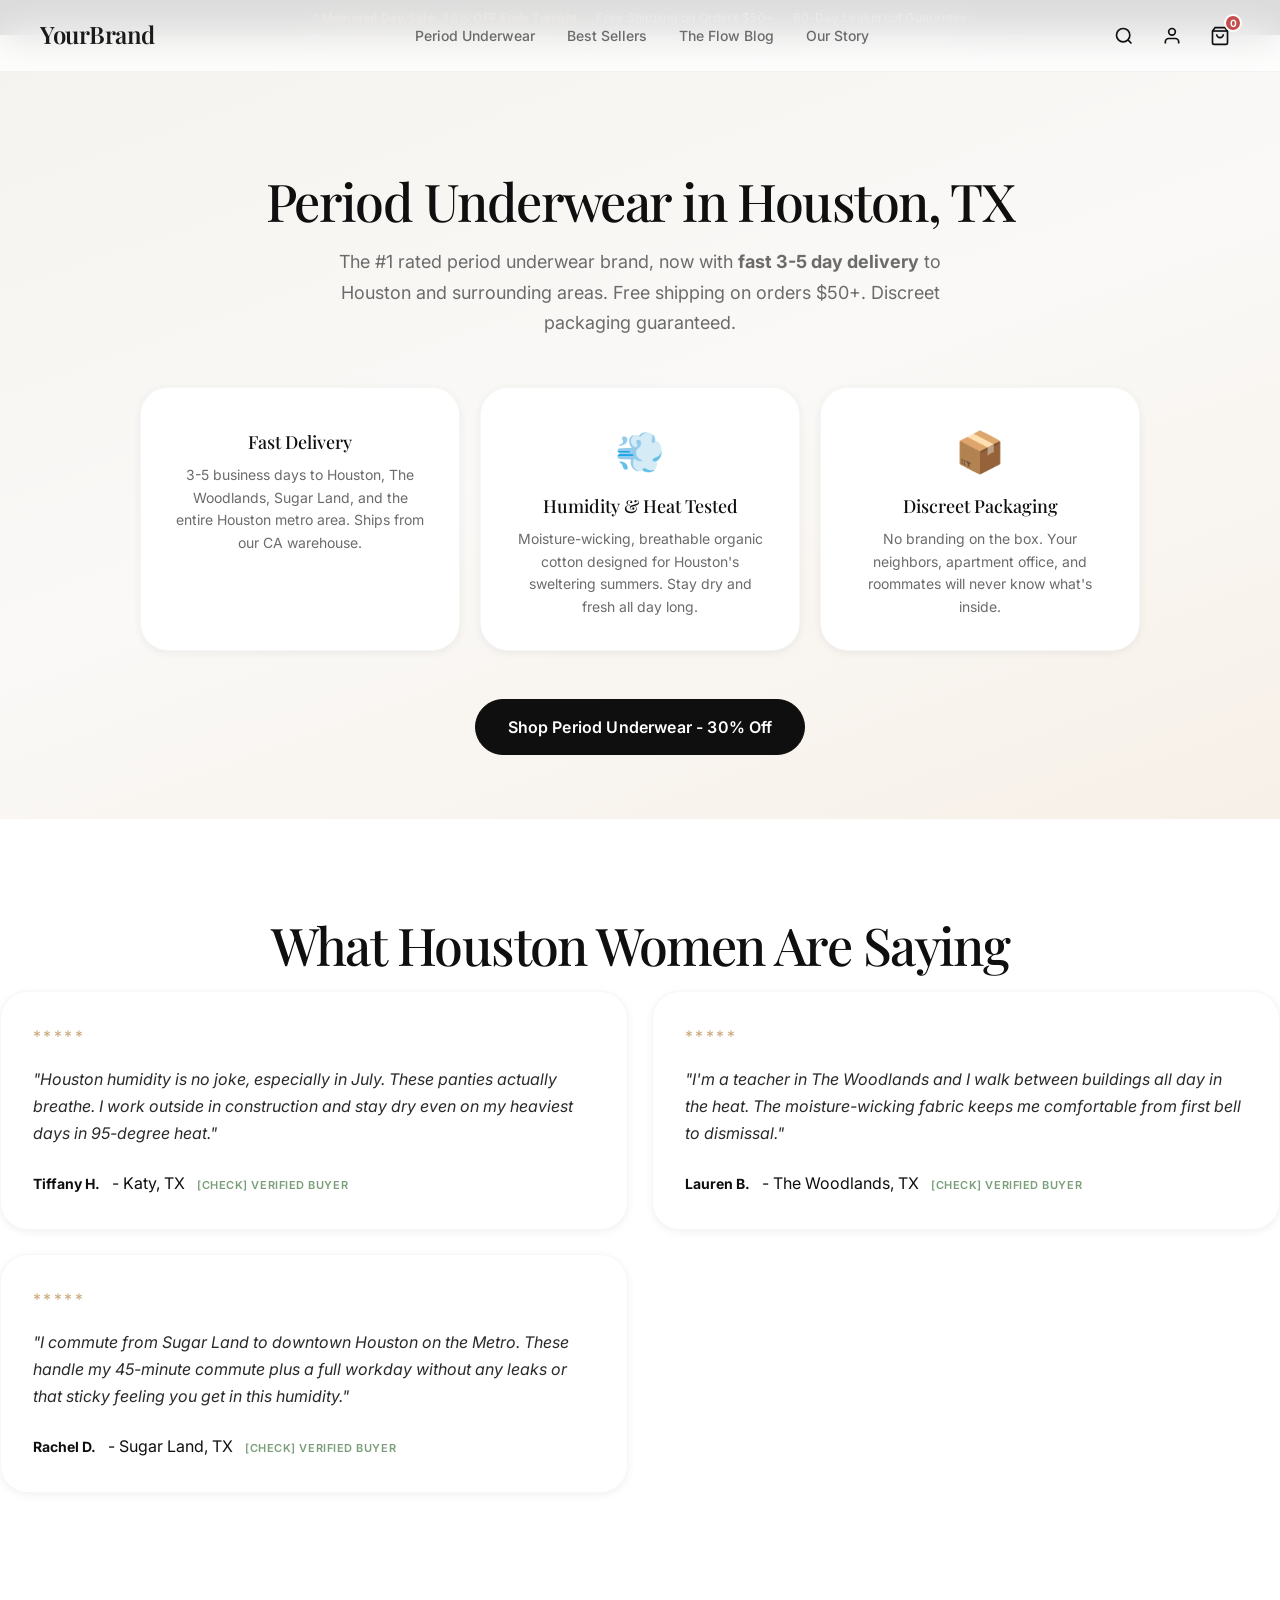
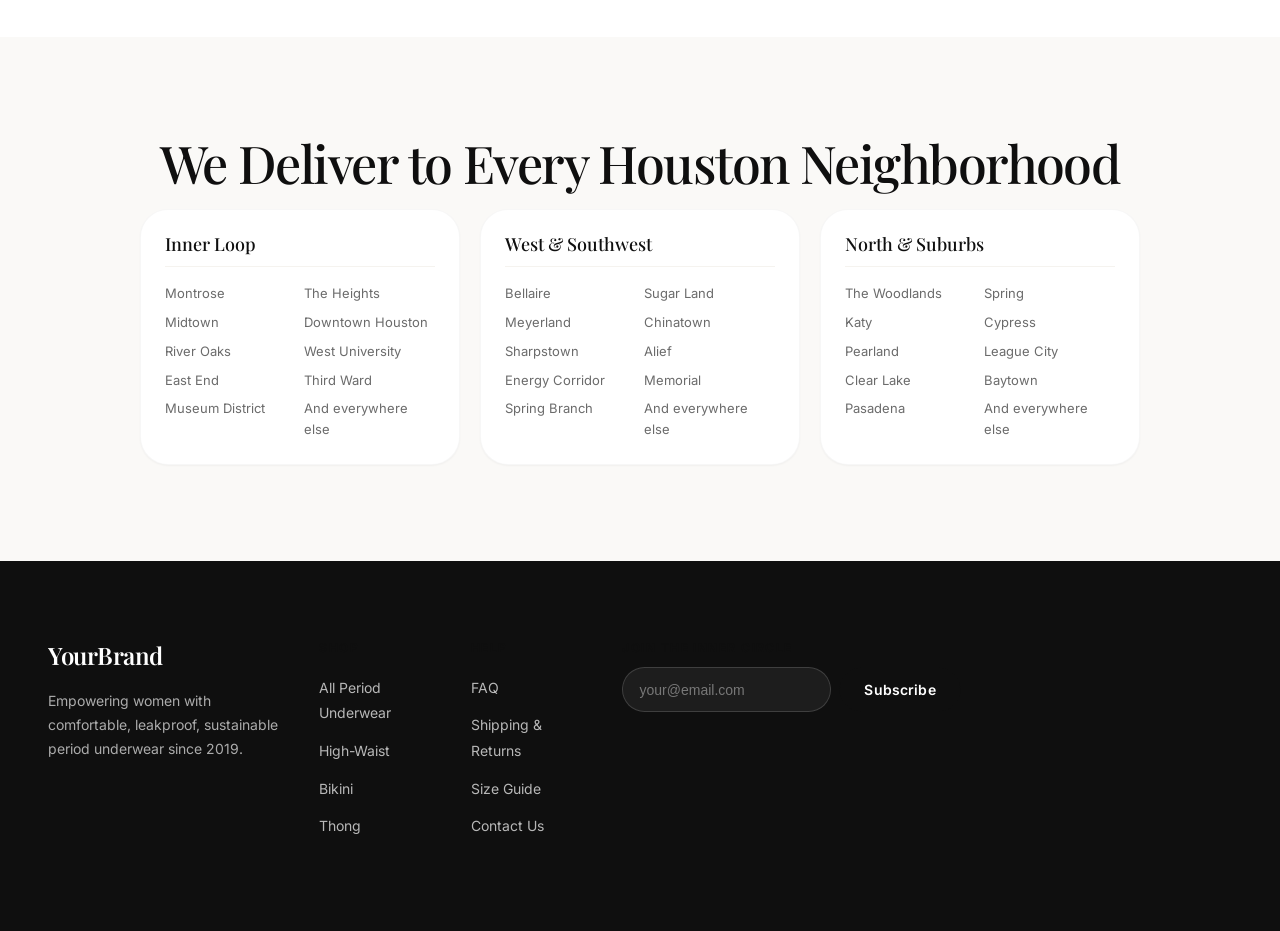
<file: local/houston-period-underwear.html>
<!DOCTYPE html>
<html lang="en-US">
<head>
    <meta charset="UTF-8">
    <meta name="viewport" content="width=device-width, initial-scale=1.0">
    <title>Period Underwear Houston | Free Delivery Houston, TX | YourBrand</title>
    <meta name="description" content="Period underwear delivered to Houston, TX in 3-5 days. Leakproof, organic cotton, Oeko-Tex certified. Moisture-wicking and breathable for Houston humidity. Free shipping $50+. 60-day guarantee. Shop now!">
    <meta name="geo.region" content="US-TX">
    <meta name="geo.placename" content="Houston, TX">
    <meta name="geo.position" content="29.7604;-95.3698">
    <meta name="ICBM" content="29.7604, -95.3698">
    <link rel="canonical" href="https://www.yourbrand.com/local/houston-period-underwear">
    <link rel="stylesheet" href="../css/style.css">
    <link href="https://fonts.googleapis.com/css2?family=Playfair+Display:wght@400;500;600;700&family=Inter:wght@300;400;500;600;700&display=swap" rel="stylesheet">
    <script type="application/ld+json">
    {
      "@context": "https://schema.org",
      "@type": "LocalBusiness",
      "name": "YourBrand Period Underwear  -  Houston",
      "description": "Period underwear delivery service for Houston and surrounding areas.",
      "url": "https://www.yourbrand.com/local/houston-period-underwear",
      "telephone": "+1-800-555-0199",
      "address": {
        "@type": "PostalAddress",
        "addressLocality": "Houston",
        "addressRegion": "TX",
        "addressCountry": "US"
      },
      "geo": {
        "@type": "GeoCoordinates",
        "latitude": 29.7604,
        "longitude": -95.3698
      }
    }
    </script>
</head>
<body>
    <a href="#main-content" class="skip-link">Skip to main content</a>

    <div class="top-bar" role="banner">
        <div class="container">
            <p class="top-bar__text">
                <span class="urgency">* Memorial Day Sale: 30% OFF Ends Tonight</span>
                <span class="separator">|</span>
                <span>Free Shipping on Orders $50+</span>
                <span class="separator">|</span>
                <span>60-Day Leakproof Guarantee</span>
            </p>
        </div>
    </div>

    <header class="site-header" role="banner">
        <div class="container header__inner">
            <a href="../index.html" class="logo" aria-label="YourBrand Home">
                <svg width="140" height="32" viewBox="0 0 140 32" aria-hidden="true">
                    <text x="0" y="24" font-family="Playfair Display, serif" font-size="24" font-weight="600" fill="#1a1a1a">YourBrand</text>
                </svg>
            </a>
            <nav class="main-nav" role="navigation" aria-label="Main navigation">
                <ul class="nav__list">
                    <li class="nav__item has-dropdown">
                        <a href="../collections/period-underwear.html" class="nav__link">Period Underwear</a>
                    </li>
                    <li class="nav__item"><a href="../collections/period-underwear.html?filter=best-sellers" class="nav__link">Best Sellers</a></li>
                    <li class="nav__item"><a href="../blog/index.html" class="nav__link">The Flow Blog</a></li>
                    <li class="nav__item"><a href="../about.html" class="nav__link">Our Story</a></li>
                </ul>
            </nav>
            <div class="header__actions">
                <button class="btn-icon" aria-label="Search products"><svg width="20" height="20" viewBox="0 0 24 24" fill="none" stroke="currentColor" stroke-width="2"><circle cx="11" cy="11" r="8"/><path d="m21 21-4.3-4.3"/></svg></button>
                <a href="/account" class="btn-icon" aria-label="My account"><svg width="20" height="20" viewBox="0 0 24 24" fill="none" stroke="currentColor" stroke-width="2"><path d="M20 21v-2a4 4 0 0 0-4-4H8a4 4 0 0 0-4 4v2"/><circle cx="12" cy="7" r="4"/></svg></a>
                <a href="/cart" class="btn-icon cart-btn" aria-label="Shopping cart"><svg width="20" height="20" viewBox="0 0 24 24" fill="none" stroke="currentColor" stroke-width="2"><path d="M6 2 3 6v14a2 2 0 0 0 2 2h14a2 2 0 0 0 2-2V6l-3-4Z"/><path d="M3 6h18"/><path d="M16 10a4 4 0 0 1-8 0"/></svg><span class="cart-count">0</span></a>
                <button class="mobile-menu-btn" aria-label="Open menu" aria-expanded="false"><span></span><span></span><span></span></button>
            </div>
        </div>
    </header>

    <main id="main-content">
        <section class="local-hero" aria-labelledby="local-heading">
            <div class="container">
                <h1 id="local-heading">Period Underwear in Houston, TX</h1>
                <p class="lead">The #1 rated period underwear brand, now with <strong>fast 3-5 day delivery</strong> to Houston and surrounding areas. Free shipping on orders $50+. Discreet packaging guaranteed.</p>

                <div class="local-delivery-info">
                    <div class="local-info-card">
                        <span class="local-info-icon"> </span>
                        <h3>Fast Delivery</h3>
                        <p>3-5 business days to Houston, The Woodlands, Sugar Land, and the entire Houston metro area. Ships from our CA warehouse.</p>
                    </div>
                    <div class="local-info-card">
                        <span class="local-info-icon">💨</span>
                        <h3>Humidity & Heat Tested</h3>
                        <p>Moisture-wicking, breathable organic cotton designed for Houston's sweltering summers. Stay dry and fresh all day long.</p>
                    </div>
                    <div class="local-info-card">
                        <span class="local-info-icon">📦</span>
                        <h3>Discreet Packaging</h3>
                        <p>No branding on the box. Your neighbors, apartment office, and roommates will never know what's inside.</p>
                    </div>
                </div>

                <a href="../collections/period-underwear.html" class="btn btn--primary btn--large">Shop Period Underwear  -  30% Off</a>
            </div>
        </section>

        <section class="local-social-proof container" aria-labelledby="local-reviews-heading">
            <h2 id="local-reviews-heading" class="section-title">What Houston Women Are Saying</h2>
            <div class="testimonial-grid">
                <blockquote class="testimonial">
                    <div class="testimonial__stars">*****</div>
                    <p class="testimonial__text">"Houston humidity is no joke, especially in July. These panties actually breathe. I work outside in construction and stay dry even on my heaviest days in 95-degree heat."</p>
                    <footer class="testimonial__author">
                        <strong>Tiffany H.</strong>  -  Katy, TX <span class="verified">[check] Verified Buyer</span>
                    </footer>
                </blockquote>
                <blockquote class="testimonial">
                    <div class="testimonial__stars">*****</div>
                    <p class="testimonial__text">"I'm a teacher in The Woodlands and I walk between buildings all day in the heat. The moisture-wicking fabric keeps me comfortable from first bell to dismissal."</p>
                    <footer class="testimonial__author">
                        <strong>Lauren B.</strong>  -  The Woodlands, TX <span class="verified">[check] Verified Buyer</span>
                    </footer>
                </blockquote>
                <blockquote class="testimonial">
                    <div class="testimonial__stars">*****</div>
                    <p class="testimonial__text">"I commute from Sugar Land to downtown Houston on the Metro. These handle my 45-minute commute plus a full workday without any leaks or that sticky feeling you get in this humidity."</p>
                    <footer class="testimonial__author">
                        <strong>Rachel D.</strong>  -  Sugar Land, TX <span class="verified">[check] Verified Buyer</span>
                    </footer>
                </blockquote>
            </div>
        </section>

        <section class="local-neighborhoods container" aria-labelledby="neighborhoods-heading">
            <h2 id="neighborhoods-heading" class="section-title">We Deliver to Every Houston Neighborhood</h2>
            <div class="neighborhoods-grid">
                <div class="neighborhood-group">
                    <h3>Inner Loop</h3>
                    <ul>
                        <li>Montrose</li>
                        <li>The Heights</li>
                        <li>Midtown</li>
                        <li>Downtown Houston</li>
                        <li>River Oaks</li>
                        <li>West University</li>
                        <li>East End</li>
                        <li>Third Ward</li>
                        <li>Museum District</li>
                        <li>And everywhere else</li>
                    </ul>
                </div>
                <div class="neighborhood-group">
                    <h3>West & Southwest</h3>
                    <ul>
                        <li>Bellaire</li>
                        <li>Sugar Land</li>
                        <li>Meyerland</li>
                        <li>Chinatown</li>
                        <li>Sharpstown</li>
                        <li>Alief</li>
                        <li>Energy Corridor</li>
                        <li>Memorial</li>
                        <li>Spring Branch</li>
                        <li>And everywhere else</li>
                    </ul>
                </div>
                <div class="neighborhood-group">
                    <h3>North & Suburbs</h3>
                    <ul>
                        <li>The Woodlands</li>
                        <li>Spring</li>
                        <li>Katy</li>
                        <li>Cypress</li>
                        <li>Pearland</li>
                        <li>League City</li>
                        <li>Clear Lake</li>
                        <li>Baytown</li>
                        <li>Pasadena</li>
                        <li>And everywhere else</li>
                    </ul>
                </div>
            </div>
        </section>
    </main>

    <footer class="site-footer" role="contentinfo">
        <div class="container">
            <div class="footer__grid">
                <div class="footer__brand">
                    <a href="../index.html" class="logo" aria-label="YourBrand Home">
                        <svg width="140" height="32" viewBox="0 0 140 32" aria-hidden="true">
                            <text x="0" y="24" font-family="Playfair Display, serif" font-size="24" font-weight="600" fill="#ffffff">YourBrand</text>
                        </svg>
                    </a>
                    <p>Empowering women with comfortable, leakproof, sustainable period underwear since 2019.</p>
                </div>
                <div class="footer__links">
                    <h4>Shop</h4>
                    <ul>
                        <li><a href="../collections/period-underwear.html">All Period Underwear</a></li>
                        <li><a href="../products/high-waist-period-panties.html">High-Waist</a></li>
                        <li><a href="../products/period-bikini.html">Bikini</a></li>
                        <li><a href="../products/period-thong.html">Thong</a></li>
                    </ul>
                </div>
                <div class="footer__links">
                    <h4>Help</h4>
                    <ul>
                        <li><a href="../faq.html">FAQ</a></li>
                        <li><a href="/shipping">Shipping & Returns</a></li>
                        <li><a href="/size-guide">Size Guide</a></li>
                        <li><a href="/contact">Contact Us</a></li>
                    </ul>
                </div>
                <div class="footer__newsletter">
                    <h4>Join the Inner Circle</h4>
                    <form action="/subscribe" method="POST" class="newsletter-form">
                        <label for="email-footer" class="visually-hidden">Email address</label>
                        <input type="email" id="email-footer" name="email" placeholder="your@email.com" required>
                        <button type="submit" class="btn btn--primary">Subscribe</button>
                    </form>
                </div>
            </div>
        </div>
    </footer>

    <script src="/js/main.js" defer></script>
</body>
</html>
</file>
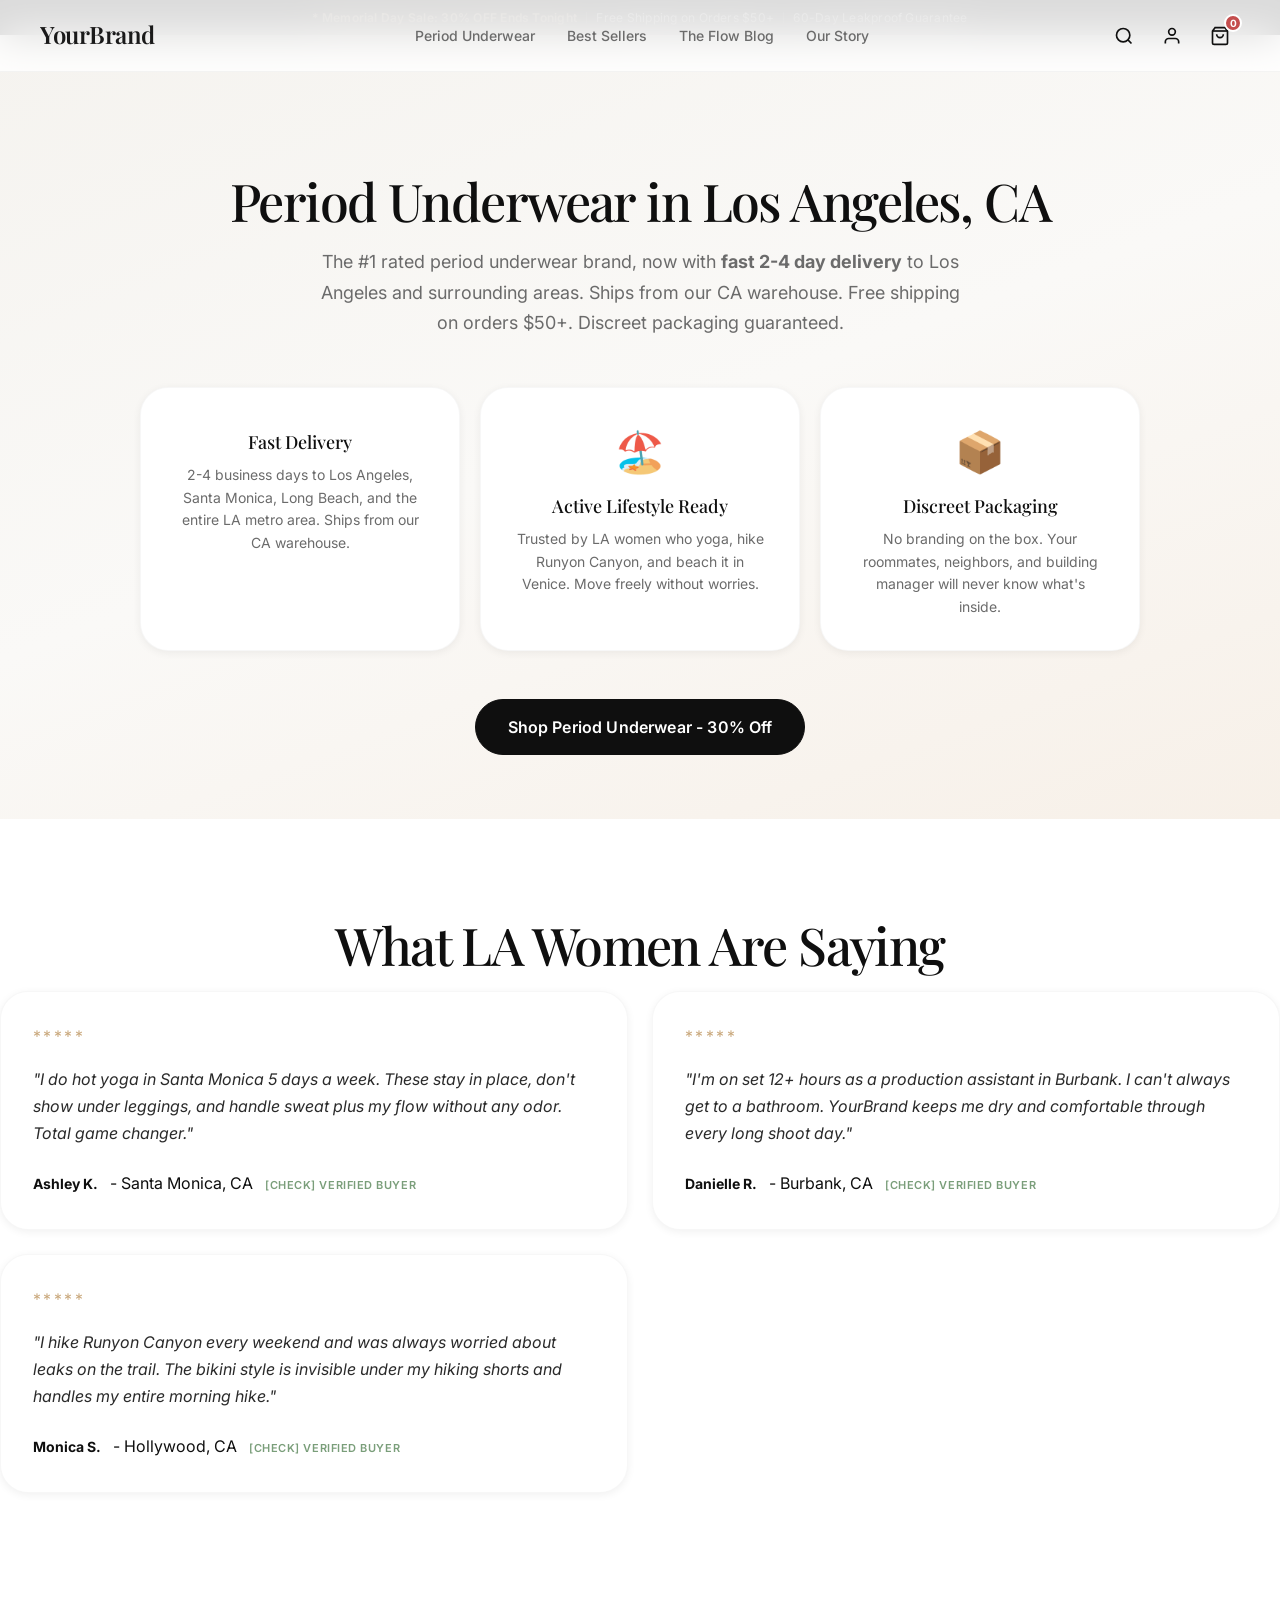
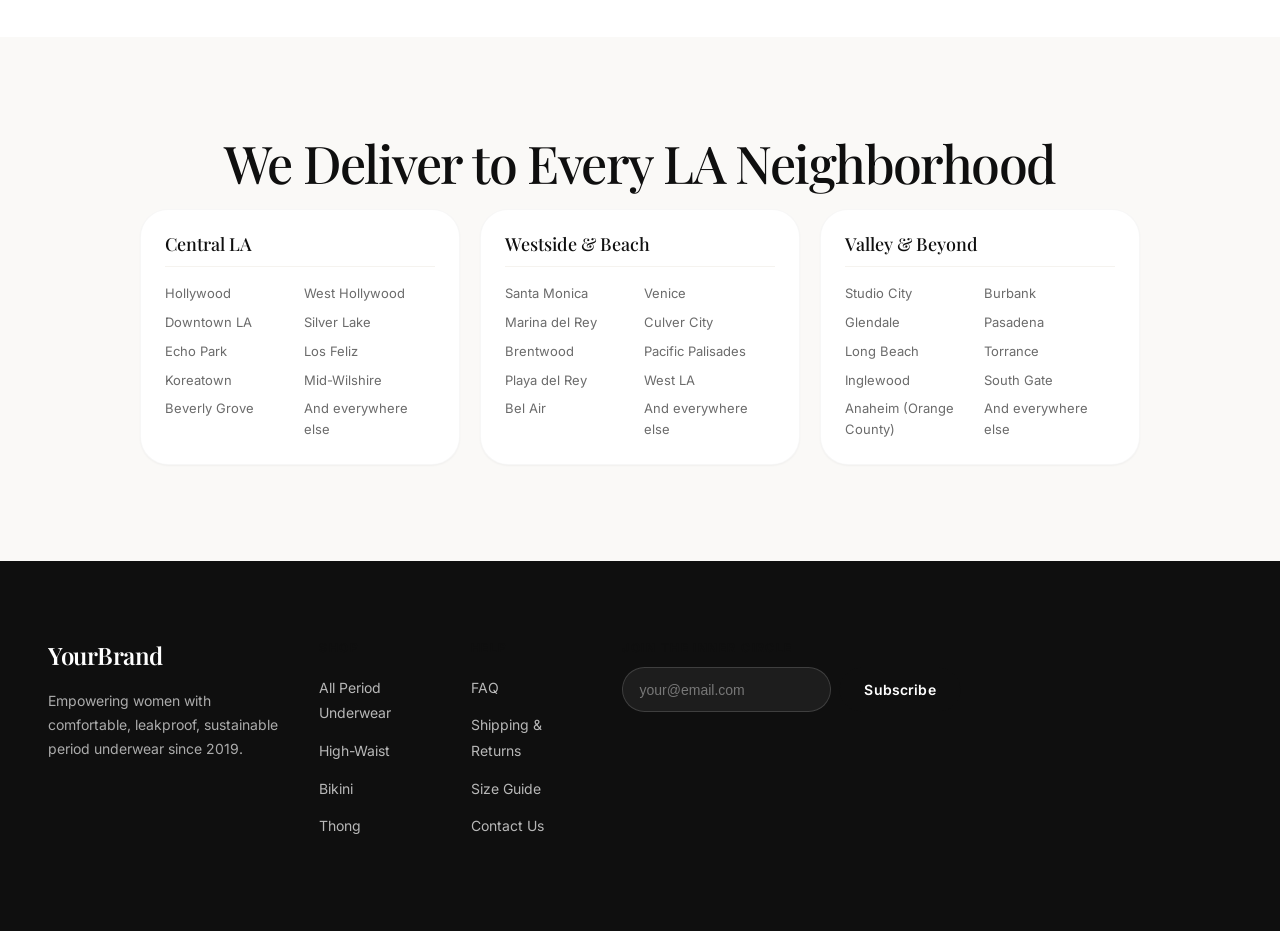
<file: local/los-angeles-period-underwear.html>
<!DOCTYPE html>
<html lang="en-US">
<head>
    <meta charset="UTF-8">
    <meta name="viewport" content="width=device-width, initial-scale=1.0">
    <title>Period Underwear Los Angeles | Free Delivery Los Angeles, CA | YourBrand</title>
    <meta name="description" content="Period underwear delivered to Los Angeles, CA in 2-4 days. Leakproof, organic cotton, Oeko-Tex certified. Ships from our CA warehouse. Free shipping $50+. 60-day guarantee. Shop now!">
    <meta name="geo.region" content="US-CA">
    <meta name="geo.placename" content="Los Angeles, CA">
    <meta name="geo.position" content="34.0522;-118.2437">
    <meta name="ICBM" content="34.0522, -118.2437">
    <link rel="canonical" href="https://www.yourbrand.com/local/los-angeles-period-underwear">
    <link rel="stylesheet" href="../css/style.css">
    <link href="https://fonts.googleapis.com/css2?family=Playfair+Display:wght@400;500;600;700&family=Inter:wght@300;400;500;600;700&display=swap" rel="stylesheet">
    <script type="application/ld+json">
    {
      "@context": "https://schema.org",
      "@type": "LocalBusiness",
      "name": "YourBrand Period Underwear  -  Los Angeles",
      "description": "Period underwear delivery service for Los Angeles and surrounding areas.",
      "url": "https://www.yourbrand.com/local/los-angeles-period-underwear",
      "telephone": "+1-800-555-0199",
      "address": {
        "@type": "PostalAddress",
        "addressLocality": "Los Angeles",
        "addressRegion": "CA",
        "addressCountry": "US"
      },
      "geo": {
        "@type": "GeoCoordinates",
        "latitude": 34.0522,
        "longitude": -118.2437
      }
    }
    </script>
</head>
<body>
    <a href="#main-content" class="skip-link">Skip to main content</a>

    <div class="top-bar" role="banner">
        <div class="container">
            <p class="top-bar__text">
                <span class="urgency">* Memorial Day Sale: 30% OFF Ends Tonight</span>
                <span class="separator">|</span>
                <span>Free Shipping on Orders $50+</span>
                <span class="separator">|</span>
                <span>60-Day Leakproof Guarantee</span>
            </p>
        </div>
    </div>

    <header class="site-header" role="banner">
        <div class="container header__inner">
            <a href="../index.html" class="logo" aria-label="YourBrand Home">
                <svg width="140" height="32" viewBox="0 0 140 32" aria-hidden="true">
                    <text x="0" y="24" font-family="Playfair Display, serif" font-size="24" font-weight="600" fill="#1a1a1a">YourBrand</text>
                </svg>
            </a>
            <nav class="main-nav" role="navigation" aria-label="Main navigation">
                <ul class="nav__list">
                    <li class="nav__item has-dropdown">
                        <a href="../collections/period-underwear.html" class="nav__link">Period Underwear</a>
                    </li>
                    <li class="nav__item"><a href="../collections/period-underwear.html?filter=best-sellers" class="nav__link">Best Sellers</a></li>
                    <li class="nav__item"><a href="../blog/index.html" class="nav__link">The Flow Blog</a></li>
                    <li class="nav__item"><a href="../about.html" class="nav__link">Our Story</a></li>
                </ul>
            </nav>
            <div class="header__actions">
                <button class="btn-icon" aria-label="Search products"><svg width="20" height="20" viewBox="0 0 24 24" fill="none" stroke="currentColor" stroke-width="2"><circle cx="11" cy="11" r="8"/><path d="m21 21-4.3-4.3"/></svg></button>
                <a href="/account" class="btn-icon" aria-label="My account"><svg width="20" height="20" viewBox="0 0 24 24" fill="none" stroke="currentColor" stroke-width="2"><path d="M20 21v-2a4 4 0 0 0-4-4H8a4 4 0 0 0-4 4v2"/><circle cx="12" cy="7" r="4"/></svg></a>
                <a href="/cart" class="btn-icon cart-btn" aria-label="Shopping cart"><svg width="20" height="20" viewBox="0 0 24 24" fill="none" stroke="currentColor" stroke-width="2"><path d="M6 2 3 6v14a2 2 0 0 0 2 2h14a2 2 0 0 0 2-2V6l-3-4Z"/><path d="M3 6h18"/><path d="M16 10a4 4 0 0 1-8 0"/></svg><span class="cart-count">0</span></a>
                <button class="mobile-menu-btn" aria-label="Open menu" aria-expanded="false"><span></span><span></span><span></span></button>
            </div>
        </div>
    </header>

    <main id="main-content">
        <section class="local-hero" aria-labelledby="local-heading">
            <div class="container">
                <h1 id="local-heading">Period Underwear in Los Angeles, CA</h1>
                <p class="lead">The #1 rated period underwear brand, now with <strong>fast 2-4 day delivery</strong> to Los Angeles and surrounding areas. Ships from our CA warehouse. Free shipping on orders $50+. Discreet packaging guaranteed.</p>

                <div class="local-delivery-info">
                    <div class="local-info-card">
                        <span class="local-info-icon"> </span>
                        <h3>Fast Delivery</h3>
                        <p>2-4 business days to Los Angeles, Santa Monica, Long Beach, and the entire LA metro area. Ships from our CA warehouse.</p>
                    </div>
                    <div class="local-info-card">
                        <span class="local-info-icon">🏖️</span>
                        <h3>Active Lifestyle Ready</h3>
                        <p>Trusted by LA women who yoga, hike Runyon Canyon, and beach it in Venice. Move freely without worries.</p>
                    </div>
                    <div class="local-info-card">
                        <span class="local-info-icon">📦</span>
                        <h3>Discreet Packaging</h3>
                        <p>No branding on the box. Your roommates, neighbors, and building manager will never know what's inside.</p>
                    </div>
                </div>

                <a href="../collections/period-underwear.html" class="btn btn--primary btn--large">Shop Period Underwear  -  30% Off</a>
            </div>
        </section>

        <section class="local-social-proof container" aria-labelledby="local-reviews-heading">
            <h2 id="local-reviews-heading" class="section-title">What LA Women Are Saying</h2>
            <div class="testimonial-grid">
                <blockquote class="testimonial">
                    <div class="testimonial__stars">*****</div>
                    <p class="testimonial__text">"I do hot yoga in Santa Monica 5 days a week. These stay in place, don't show under leggings, and handle sweat plus my flow without any odor. Total game changer."</p>
                    <footer class="testimonial__author">
                        <strong>Ashley K.</strong>  -  Santa Monica, CA <span class="verified">[check] Verified Buyer</span>
                    </footer>
                </blockquote>
                <blockquote class="testimonial">
                    <div class="testimonial__stars">*****</div>
                    <p class="testimonial__text">"I'm on set 12+ hours as a production assistant in Burbank. I can't always get to a bathroom. YourBrand keeps me dry and comfortable through every long shoot day."</p>
                    <footer class="testimonial__author">
                        <strong>Danielle R.</strong>  -  Burbank, CA <span class="verified">[check] Verified Buyer</span>
                    </footer>
                </blockquote>
                <blockquote class="testimonial">
                    <div class="testimonial__stars">*****</div>
                    <p class="testimonial__text">"I hike Runyon Canyon every weekend and was always worried about leaks on the trail. The bikini style is invisible under my hiking shorts and handles my entire morning hike."</p>
                    <footer class="testimonial__author">
                        <strong>Monica S.</strong>  -  Hollywood, CA <span class="verified">[check] Verified Buyer</span>
                    </footer>
                </blockquote>
            </div>
        </section>

        <section class="local-neighborhoods container" aria-labelledby="neighborhoods-heading">
            <h2 id="neighborhoods-heading" class="section-title">We Deliver to Every LA Neighborhood</h2>
            <div class="neighborhoods-grid">
                <div class="neighborhood-group">
                    <h3>Central LA</h3>
                    <ul>
                        <li>Hollywood</li>
                        <li>West Hollywood</li>
                        <li>Downtown LA</li>
                        <li>Silver Lake</li>
                        <li>Echo Park</li>
                        <li>Los Feliz</li>
                        <li>Koreatown</li>
                        <li>Mid-Wilshire</li>
                        <li>Beverly Grove</li>
                        <li>And everywhere else</li>
                    </ul>
                </div>
                <div class="neighborhood-group">
                    <h3>Westside & Beach</h3>
                    <ul>
                        <li>Santa Monica</li>
                        <li>Venice</li>
                        <li>Marina del Rey</li>
                        <li>Culver City</li>
                        <li>Brentwood</li>
                        <li>Pacific Palisades</li>
                        <li>Playa del Rey</li>
                        <li>West LA</li>
                        <li>Bel Air</li>
                        <li>And everywhere else</li>
                    </ul>
                </div>
                <div class="neighborhood-group">
                    <h3>Valley & Beyond</h3>
                    <ul>
                        <li>Studio City</li>
                        <li>Burbank</li>
                        <li>Glendale</li>
                        <li>Pasadena</li>
                        <li>Long Beach</li>
                        <li>Torrance</li>
                        <li>Inglewood</li>
                        <li>South Gate</li>
                        <li>Anaheim (Orange County)</li>
                        <li>And everywhere else</li>
                    </ul>
                </div>
            </div>
        </section>
    </main>

    <footer class="site-footer" role="contentinfo">
        <div class="container">
            <div class="footer__grid">
                <div class="footer__brand">
                    <a href="../index.html" class="logo" aria-label="YourBrand Home">
                        <svg width="140" height="32" viewBox="0 0 140 32" aria-hidden="true">
                            <text x="0" y="24" font-family="Playfair Display, serif" font-size="24" font-weight="600" fill="#ffffff">YourBrand</text>
                        </svg>
                    </a>
                    <p>Empowering women with comfortable, leakproof, sustainable period underwear since 2019.</p>
                </div>
                <div class="footer__links">
                    <h4>Shop</h4>
                    <ul>
                        <li><a href="../collections/period-underwear.html">All Period Underwear</a></li>
                        <li><a href="../products/high-waist-period-panties.html">High-Waist</a></li>
                        <li><a href="../products/period-bikini.html">Bikini</a></li>
                        <li><a href="../products/period-thong.html">Thong</a></li>
                    </ul>
                </div>
                <div class="footer__links">
                    <h4>Help</h4>
                    <ul>
                        <li><a href="../faq.html">FAQ</a></li>
                        <li><a href="/shipping">Shipping & Returns</a></li>
                        <li><a href="/size-guide">Size Guide</a></li>
                        <li><a href="/contact">Contact Us</a></li>
                    </ul>
                </div>
                <div class="footer__newsletter">
                    <h4>Join the Inner Circle</h4>
                    <form action="/subscribe" method="POST" class="newsletter-form">
                        <label for="email-footer" class="visually-hidden">Email address</label>
                        <input type="email" id="email-footer" name="email" placeholder="your@email.com" required>
                        <button type="submit" class="btn btn--primary">Subscribe</button>
                    </form>
                </div>
            </div>
        </div>
    </footer>

    <script src="/js/main.js" defer></script>
</body>
</html>
</file>
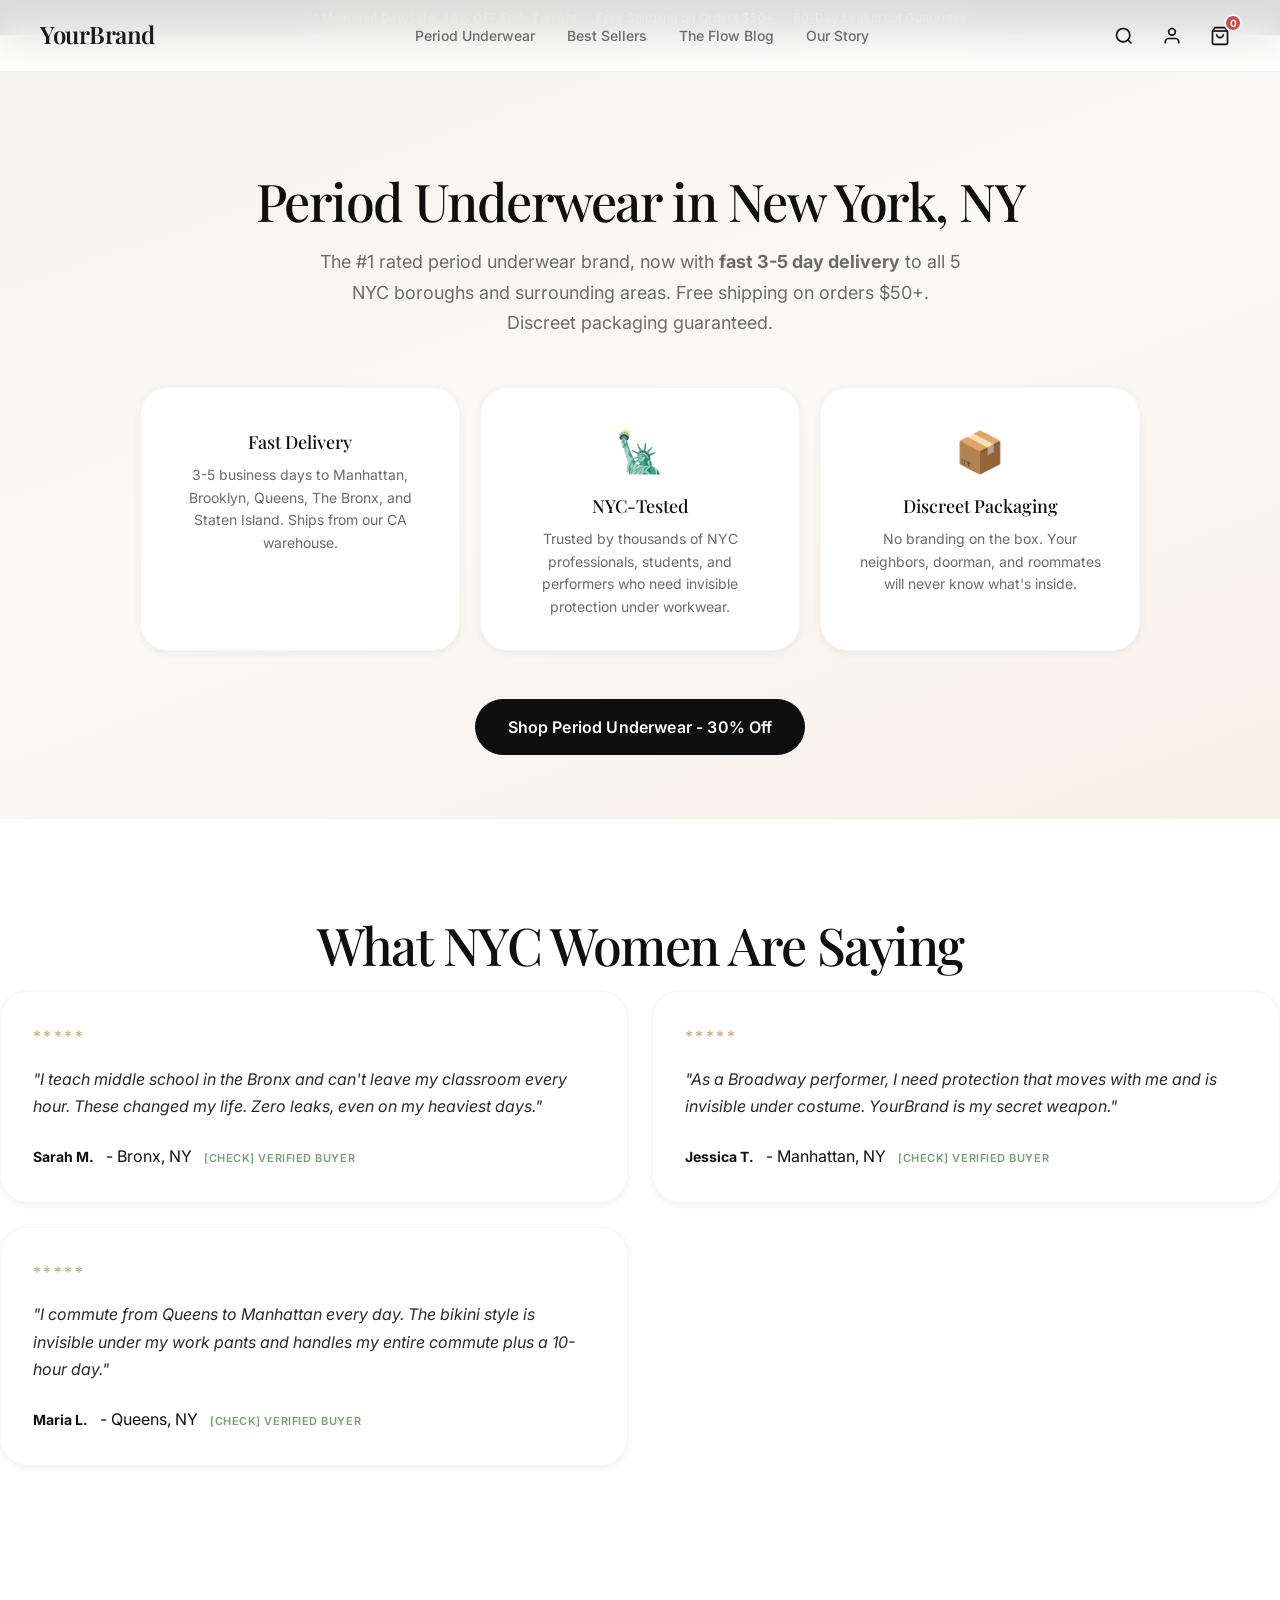
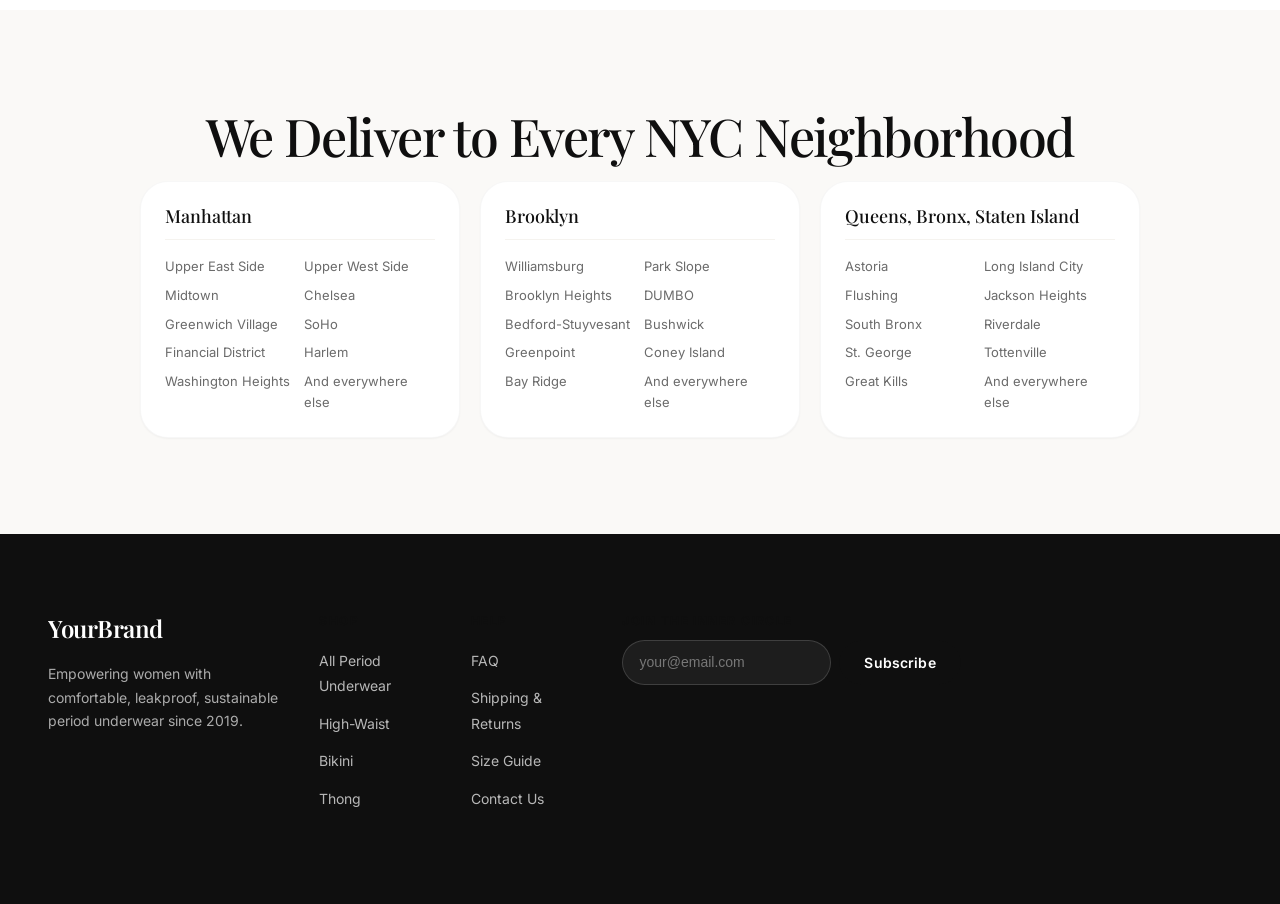
<file: local/new-york-period-underwear.html>
<!DOCTYPE html>
<html lang="en-US">
<head>
    <meta charset="UTF-8">
    <meta name="viewport" content="width=device-width, initial-scale=1.0">
    <title>Period Underwear NYC | Free Delivery New York, NY | YourBrand</title>
    <meta name="description" content="Period underwear delivered to New York City in 3-5 days. Leakproof, organic cotton, Oeko-Tex certified. Free shipping $50+. 60-day guarantee. Shop now!">
    <meta name="geo.region" content="US-NY">
    <meta name="geo.placename" content="New York, NY">
    <meta name="geo.position" content="40.7128;-74.0060">
    <meta name="ICBM" content="40.7128, -74.0060">
    <link rel="canonical" href="https://www.yourbrand.com/local/new-york-period-underwear">
    <link rel="stylesheet" href="../css/style.css">
    <link href="https://fonts.googleapis.com/css2?family=Playfair+Display:wght@400;500;600;700&family=Inter:wght@300;400;500;600;700&display=swap" rel="stylesheet">
    <script type="application/ld+json">
    {
      "@context": "https://schema.org",
      "@type": "LocalBusiness",
      "name": "YourBrand Period Underwear  -  New York",
      "description": "Period underwear delivery service for New York City and surrounding areas.",
      "url": "https://www.yourbrand.com/local/new-york-period-underwear",
      "telephone": "+1-800-555-0199",
      "address": {
        "@type": "PostalAddress",
        "addressLocality": "New York",
        "addressRegion": "NY",
        "addressCountry": "US"
      },
      "geo": {
        "@type": "GeoCoordinates",
        "latitude": 40.7128,
        "longitude": -74.006
      }
    }
    </script>
</head>
<body>
    <a href="#main-content" class="skip-link">Skip to main content</a>

    <div class="top-bar" role="banner">
        <div class="container">
            <p class="top-bar__text">
                <span class="urgency">* Memorial Day Sale: 30% OFF Ends Tonight</span>
                <span class="separator">|</span>
                <span>Free Shipping on Orders $50+</span>
                <span class="separator">|</span>
                <span>60-Day Leakproof Guarantee</span>
            </p>
        </div>
    </div>

    <header class="site-header" role="banner">
        <div class="container header__inner">
            <a href="../index.html" class="logo" aria-label="YourBrand Home">
                <svg width="140" height="32" viewBox="0 0 140 32" aria-hidden="true">
                    <text x="0" y="24" font-family="Playfair Display, serif" font-size="24" font-weight="600" fill="#1a1a1a">YourBrand</text>
                </svg>
            </a>
            <nav class="main-nav" role="navigation" aria-label="Main navigation">
                <ul class="nav__list">
                    <li class="nav__item has-dropdown">
                        <a href="../collections/period-underwear.html" class="nav__link">Period Underwear</a>
                    </li>
                    <li class="nav__item"><a href="../collections/period-underwear.html?filter=best-sellers" class="nav__link">Best Sellers</a></li>
                    <li class="nav__item"><a href="../blog/index.html" class="nav__link">The Flow Blog</a></li>
                    <li class="nav__item"><a href="../about.html" class="nav__link">Our Story</a></li>
                </ul>
            </nav>
            <div class="header__actions">
                <button class="btn-icon" aria-label="Search products"><svg width="20" height="20" viewBox="0 0 24 24" fill="none" stroke="currentColor" stroke-width="2"><circle cx="11" cy="11" r="8"/><path d="m21 21-4.3-4.3"/></svg></button>
                <a href="/account" class="btn-icon" aria-label="My account"><svg width="20" height="20" viewBox="0 0 24 24" fill="none" stroke="currentColor" stroke-width="2"><path d="M20 21v-2a4 4 0 0 0-4-4H8a4 4 0 0 0-4 4v2"/><circle cx="12" cy="7" r="4"/></svg></a>
                <a href="/cart" class="btn-icon cart-btn" aria-label="Shopping cart"><svg width="20" height="20" viewBox="0 0 24 24" fill="none" stroke="currentColor" stroke-width="2"><path d="M6 2 3 6v14a2 2 0 0 0 2 2h14a2 2 0 0 0 2-2V6l-3-4Z"/><path d="M3 6h18"/><path d="M16 10a4 4 0 0 1-8 0"/></svg><span class="cart-count">0</span></a>
                <button class="mobile-menu-btn" aria-label="Open menu" aria-expanded="false"><span></span><span></span><span></span></button>
            </div>
        </div>
    </header>

    <main id="main-content">
        <section class="local-hero" aria-labelledby="local-heading">
            <div class="container">
                <h1 id="local-heading">Period Underwear in New York, NY</h1>
                <p class="lead">The #1 rated period underwear brand, now with <strong>fast 3-5 day delivery</strong> to all 5 NYC boroughs and surrounding areas. Free shipping on orders $50+. Discreet packaging guaranteed.</p>

                <div class="local-delivery-info">
                    <div class="local-info-card">
                        <span class="local-info-icon"> </span>
                        <h3>Fast Delivery</h3>
                        <p>3-5 business days to Manhattan, Brooklyn, Queens, The Bronx, and Staten Island. Ships from our CA warehouse.</p>
                    </div>
                    <div class="local-info-card">
                        <span class="local-info-icon">🗽</span>
                        <h3>NYC-Tested</h3>
                        <p>Trusted by thousands of NYC professionals, students, and performers who need invisible protection under workwear.</p>
                    </div>
                    <div class="local-info-card">
                        <span class="local-info-icon">📦</span>
                        <h3>Discreet Packaging</h3>
                        <p>No branding on the box. Your neighbors, doorman, and roommates will never know what's inside.</p>
                    </div>
                </div>

                <a href="../collections/period-underwear.html" class="btn btn--primary btn--large">Shop Period Underwear  -  30% Off</a>
            </div>
        </section>

        <section class="local-social-proof container" aria-labelledby="local-reviews-heading">
            <h2 id="local-reviews-heading" class="section-title">What NYC Women Are Saying</h2>
            <div class="testimonial-grid">
                <blockquote class="testimonial">
                    <div class="testimonial__stars">*****</div>
                    <p class="testimonial__text">"I teach middle school in the Bronx and can't leave my classroom every hour. These changed my life. Zero leaks, even on my heaviest days."</p>
                    <footer class="testimonial__author">
                        <strong>Sarah M.</strong>  -  Bronx, NY <span class="verified">[check] Verified Buyer</span>
                    </footer>
                </blockquote>
                <blockquote class="testimonial">
                    <div class="testimonial__stars">*****</div>
                    <p class="testimonial__text">"As a Broadway performer, I need protection that moves with me and is invisible under costume. YourBrand is my secret weapon."</p>
                    <footer class="testimonial__author">
                        <strong>Jessica T.</strong>  -  Manhattan, NY <span class="verified">[check] Verified Buyer</span>
                    </footer>
                </blockquote>
                <blockquote class="testimonial">
                    <div class="testimonial__stars">*****</div>
                    <p class="testimonial__text">"I commute from Queens to Manhattan every day. The bikini style is invisible under my work pants and handles my entire commute plus a 10-hour day."</p>
                    <footer class="testimonial__author">
                        <strong>Maria L.</strong>  -  Queens, NY <span class="verified">[check] Verified Buyer</span>
                    </footer>
                </blockquote>
            </div>
        </section>

        <section class="local-neighborhoods container" aria-labelledby="neighborhoods-heading">
            <h2 id="neighborhoods-heading" class="section-title">We Deliver to Every NYC Neighborhood</h2>
            <div class="neighborhoods-grid">
                <div class="neighborhood-group">
                    <h3>Manhattan</h3>
                    <ul>
                        <li>Upper East Side</li>
                        <li>Upper West Side</li>
                        <li>Midtown</li>
                        <li>Chelsea</li>
                        <li>Greenwich Village</li>
                        <li>SoHo</li>
                        <li>Financial District</li>
                        <li>Harlem</li>
                        <li>Washington Heights</li>
                        <li>And everywhere else</li>
                    </ul>
                </div>
                <div class="neighborhood-group">
                    <h3>Brooklyn</h3>
                    <ul>
                        <li>Williamsburg</li>
                        <li>Park Slope</li>
                        <li>Brooklyn Heights</li>
                        <li>DUMBO</li>
                        <li>Bedford-Stuyvesant</li>
                        <li>Bushwick</li>
                        <li>Greenpoint</li>
                        <li>Coney Island</li>
                        <li>Bay Ridge</li>
                        <li>And everywhere else</li>
                    </ul>
                </div>
                <div class="neighborhood-group">
                    <h3>Queens, Bronx, Staten Island</h3>
                    <ul>
                        <li>Astoria</li>
                        <li>Long Island City</li>
                        <li>Flushing</li>
                        <li>Jackson Heights</li>
                        <li>South Bronx</li>
                        <li>Riverdale</li>
                        <li>St. George</li>
                        <li>Tottenville</li>
                        <li>Great Kills</li>
                        <li>And everywhere else</li>
                    </ul>
                </div>
            </div>
        </section>
    </main>

    <footer class="site-footer" role="contentinfo">
        <div class="container">
            <div class="footer__grid">
                <div class="footer__brand">
                    <a href="../index.html" class="logo" aria-label="YourBrand Home">
                        <svg width="140" height="32" viewBox="0 0 140 32" aria-hidden="true">
                            <text x="0" y="24" font-family="Playfair Display, serif" font-size="24" font-weight="600" fill="#ffffff">YourBrand</text>
                        </svg>
                    </a>
                    <p>Empowering women with comfortable, leakproof, sustainable period underwear since 2019.</p>
                </div>
                <div class="footer__links">
                    <h4>Shop</h4>
                    <ul>
                        <li><a href="../collections/period-underwear.html">All Period Underwear</a></li>
                        <li><a href="../products/high-waist-period-panties.html">High-Waist</a></li>
                        <li><a href="../products/period-bikini.html">Bikini</a></li>
                        <li><a href="../products/period-thong.html">Thong</a></li>
                    </ul>
                </div>
                <div class="footer__links">
                    <h4>Help</h4>
                    <ul>
                        <li><a href="../faq.html">FAQ</a></li>
                        <li><a href="/shipping">Shipping & Returns</a></li>
                        <li><a href="/size-guide">Size Guide</a></li>
                        <li><a href="/contact">Contact Us</a></li>
                    </ul>
                </div>
                <div class="footer__newsletter">
                    <h4>Join the Inner Circle</h4>
                    <form action="/subscribe" method="POST" class="newsletter-form">
                        <label for="email-footer" class="visually-hidden">Email address</label>
                        <input type="email" id="email-footer" name="email" placeholder="your@email.com" required>
                        <button type="submit" class="btn btn--primary">Subscribe</button>
                    </form>
                </div>
            </div>
        </div>
    </footer>

    <script src="/js/main.js" defer></script>
</body>
</html>
</file>
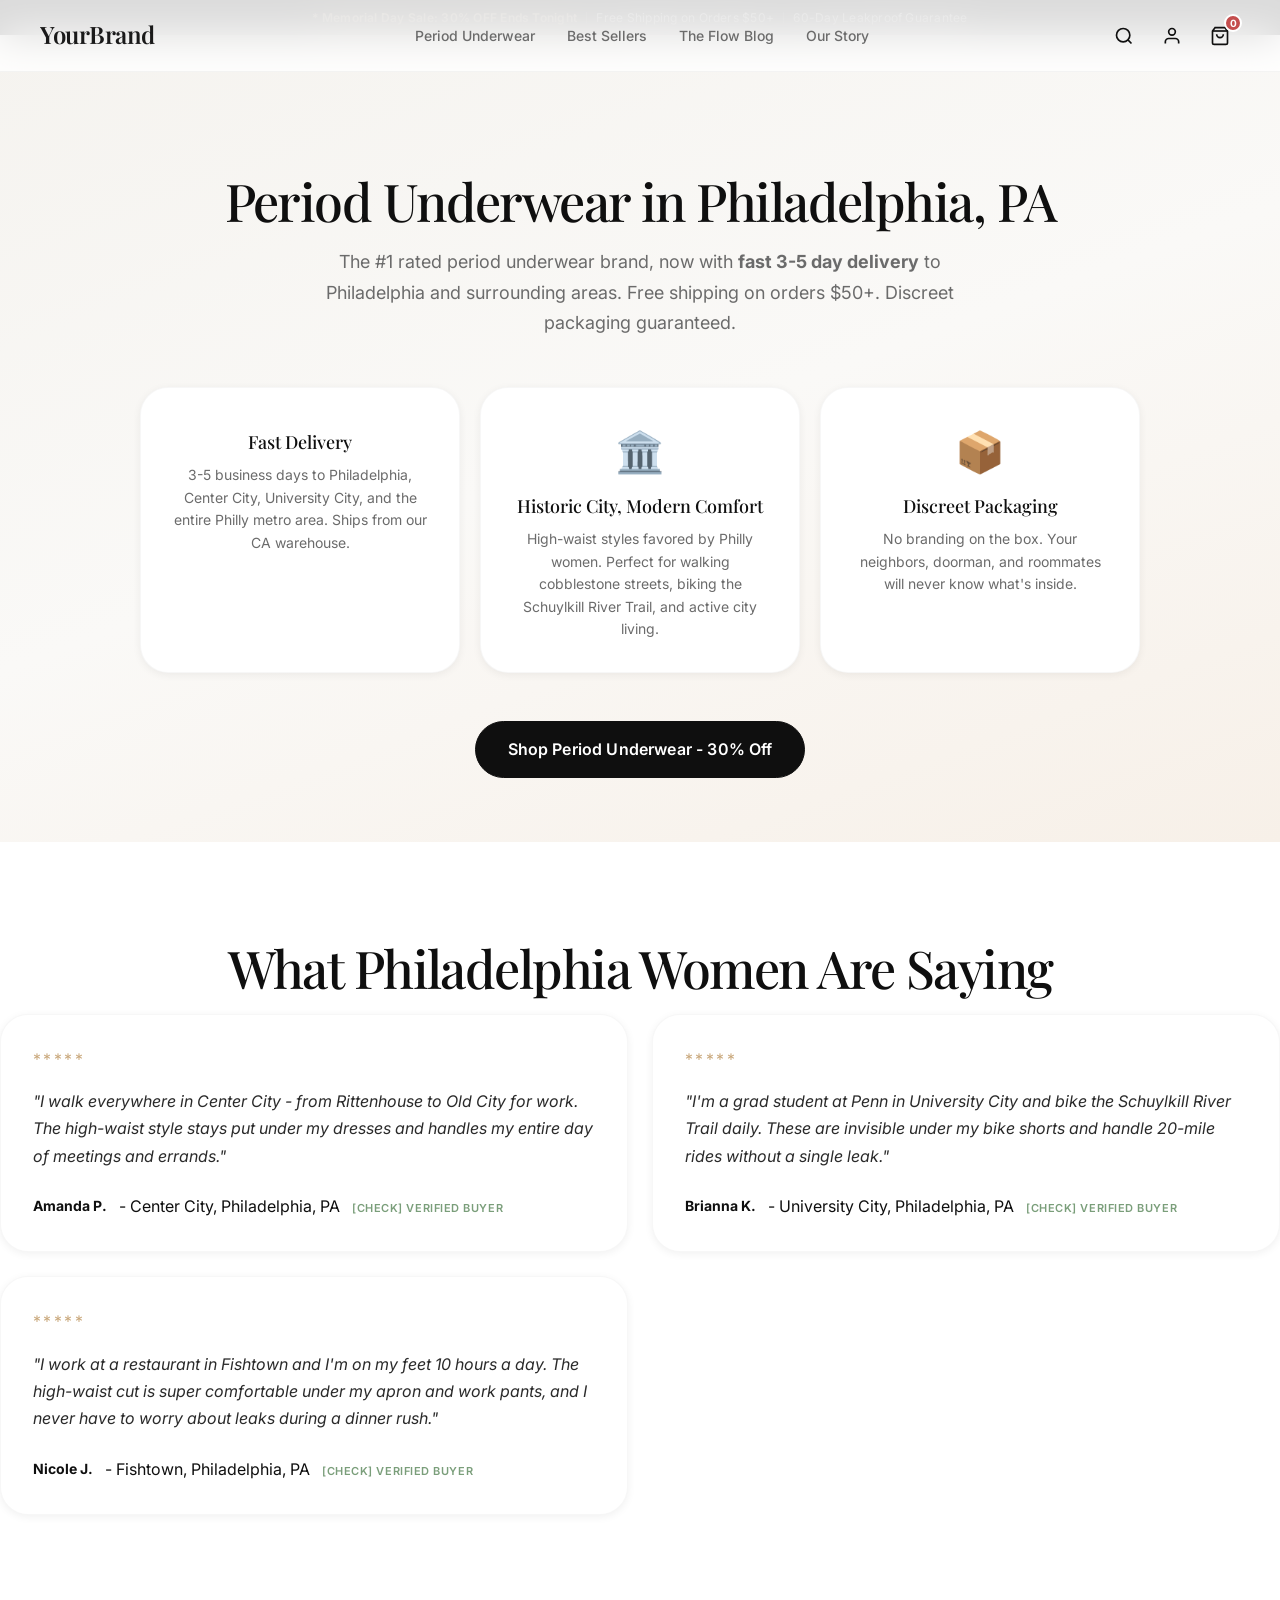
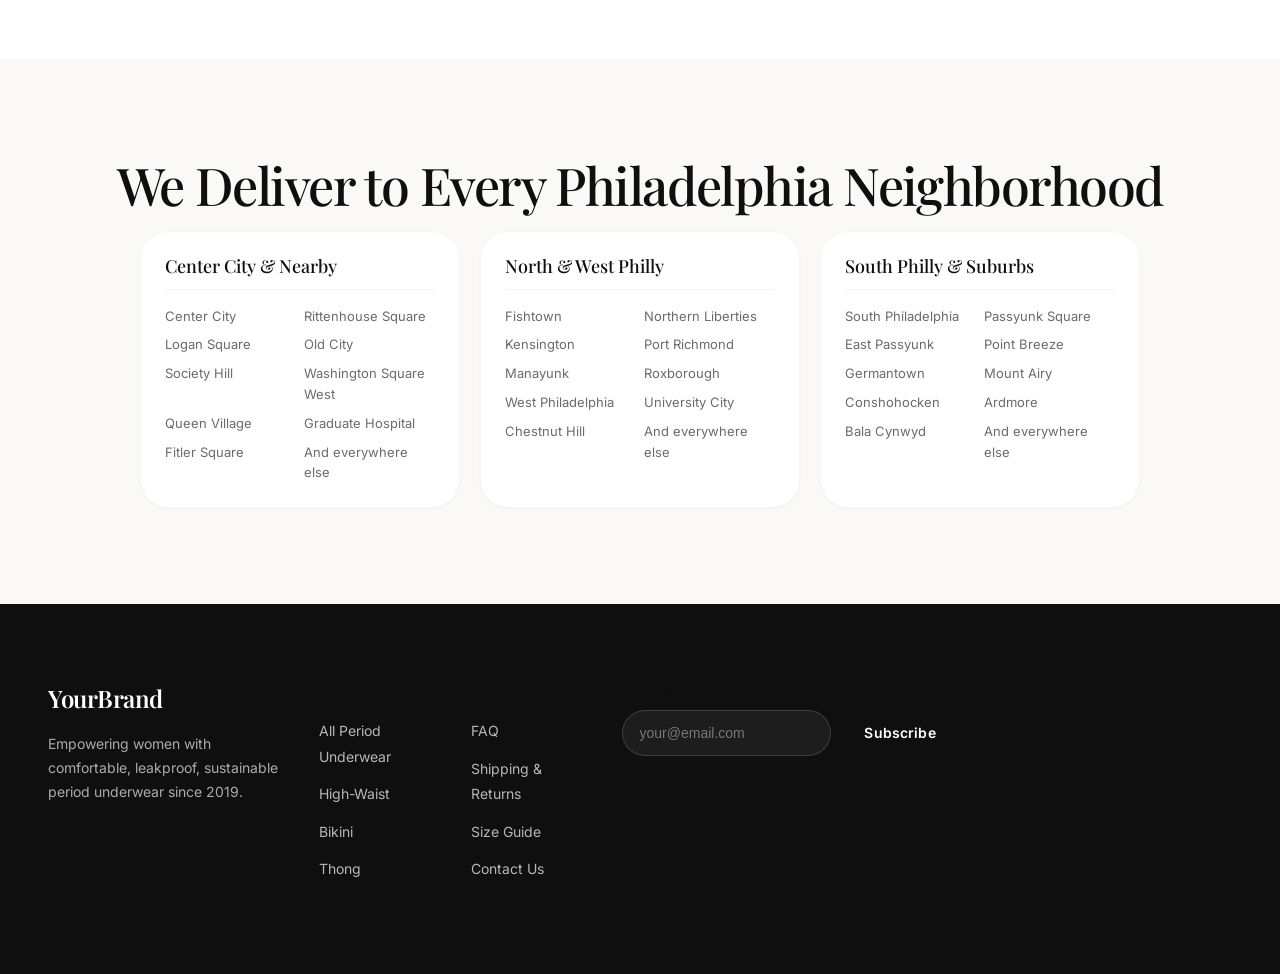
<file: local/philadelphia-period-underwear.html>
<!DOCTYPE html>
<html lang="en-US">
<head>
    <meta charset="UTF-8">
    <meta name="viewport" content="width=device-width, initial-scale=1.0">
    <title>Period Underwear Philadelphia | Free Delivery Philadelphia, PA | YourBrand</title>
    <meta name="description" content="Period underwear delivered to Philadelphia, PA in 3-5 days. Leakproof, organic cotton, Oeko-Tex certified. High-waist styles perfect for active lifestyles in the historic city. Free shipping $50+. 60-day guarantee. Shop now!">
    <meta name="geo.region" content="US-PA">
    <meta name="geo.placename" content="Philadelphia, PA">
    <meta name="geo.position" content="39.9526;-75.1652">
    <meta name="ICBM" content="39.9526, -75.1652">
    <link rel="canonical" href="https://www.yourbrand.com/local/philadelphia-period-underwear">
    <link rel="stylesheet" href="../css/style.css">
    <link href="https://fonts.googleapis.com/css2?family=Playfair+Display:wght@400;500;600;700&family=Inter:wght@300;400;500;600;700&display=swap" rel="stylesheet">
    <script type="application/ld+json">
    {
      "@context": "https://schema.org",
      "@type": "LocalBusiness",
      "name": "YourBrand Period Underwear  -  Philadelphia",
      "description": "Period underwear delivery service for Philadelphia and surrounding areas.",
      "url": "https://www.yourbrand.com/local/philadelphia-period-underwear",
      "telephone": "+1-800-555-0199",
      "address": {
        "@type": "PostalAddress",
        "addressLocality": "Philadelphia",
        "addressRegion": "PA",
        "addressCountry": "US"
      },
      "geo": {
        "@type": "GeoCoordinates",
        "latitude": 39.9526,
        "longitude": -75.1652
      }
    }
    </script>
</head>
<body>
    <a href="#main-content" class="skip-link">Skip to main content</a>

    <div class="top-bar" role="banner">
        <div class="container">
            <p class="top-bar__text">
                <span class="urgency">* Memorial Day Sale: 30% OFF Ends Tonight</span>
                <span class="separator">|</span>
                <span>Free Shipping on Orders $50+</span>
                <span class="separator">|</span>
                <span>60-Day Leakproof Guarantee</span>
            </p>
        </div>
    </div>

    <header class="site-header" role="banner">
        <div class="container header__inner">
            <a href="../index.html" class="logo" aria-label="YourBrand Home">
                <svg width="140" height="32" viewBox="0 0 140 32" aria-hidden="true">
                    <text x="0" y="24" font-family="Playfair Display, serif" font-size="24" font-weight="600" fill="#1a1a1a">YourBrand</text>
                </svg>
            </a>
            <nav class="main-nav" role="navigation" aria-label="Main navigation">
                <ul class="nav__list">
                    <li class="nav__item has-dropdown">
                        <a href="../collections/period-underwear.html" class="nav__link">Period Underwear</a>
                    </li>
                    <li class="nav__item"><a href="../collections/period-underwear.html?filter=best-sellers" class="nav__link">Best Sellers</a></li>
                    <li class="nav__item"><a href="../blog/index.html" class="nav__link">The Flow Blog</a></li>
                    <li class="nav__item"><a href="../about.html" class="nav__link">Our Story</a></li>
                </ul>
            </nav>
            <div class="header__actions">
                <button class="btn-icon" aria-label="Search products"><svg width="20" height="20" viewBox="0 0 24 24" fill="none" stroke="currentColor" stroke-width="2"><circle cx="11" cy="11" r="8"/><path d="m21 21-4.3-4.3"/></svg></button>
                <a href="/account" class="btn-icon" aria-label="My account"><svg width="20" height="20" viewBox="0 0 24 24" fill="none" stroke="currentColor" stroke-width="2"><path d="M20 21v-2a4 4 0 0 0-4-4H8a4 4 0 0 0-4 4v2"/><circle cx="12" cy="7" r="4"/></svg></a>
                <a href="/cart" class="btn-icon cart-btn" aria-label="Shopping cart"><svg width="20" height="20" viewBox="0 0 24 24" fill="none" stroke="currentColor" stroke-width="2"><path d="M6 2 3 6v14a2 2 0 0 0 2 2h14a2 2 0 0 0 2-2V6l-3-4Z"/><path d="M3 6h18"/><path d="M16 10a4 4 0 0 1-8 0"/></svg><span class="cart-count">0</span></a>
                <button class="mobile-menu-btn" aria-label="Open menu" aria-expanded="false"><span></span><span></span><span></span></button>
            </div>
        </div>
    </header>

    <main id="main-content">
        <section class="local-hero" aria-labelledby="local-heading">
            <div class="container">
                <h1 id="local-heading">Period Underwear in Philadelphia, PA</h1>
                <p class="lead">The #1 rated period underwear brand, now with <strong>fast 3-5 day delivery</strong> to Philadelphia and surrounding areas. Free shipping on orders $50+. Discreet packaging guaranteed.</p>

                <div class="local-delivery-info">
                    <div class="local-info-card">
                        <span class="local-info-icon"> </span>
                        <h3>Fast Delivery</h3>
                        <p>3-5 business days to Philadelphia, Center City, University City, and the entire Philly metro area. Ships from our CA warehouse.</p>
                    </div>
                    <div class="local-info-card">
                        <span class="local-info-icon">🏛️</span>
                        <h3>Historic City, Modern Comfort</h3>
                        <p>High-waist styles favored by Philly women. Perfect for walking cobblestone streets, biking the Schuylkill River Trail, and active city living.</p>
                    </div>
                    <div class="local-info-card">
                        <span class="local-info-icon">📦</span>
                        <h3>Discreet Packaging</h3>
                        <p>No branding on the box. Your neighbors, doorman, and roommates will never know what's inside.</p>
                    </div>
                </div>

                <a href="../collections/period-underwear.html" class="btn btn--primary btn--large">Shop Period Underwear  -  30% Off</a>
            </div>
        </section>

        <section class="local-social-proof container" aria-labelledby="local-reviews-heading">
            <h2 id="local-reviews-heading" class="section-title">What Philadelphia Women Are Saying</h2>
            <div class="testimonial-grid">
                <blockquote class="testimonial">
                    <div class="testimonial__stars">*****</div>
                    <p class="testimonial__text">"I walk everywhere in Center City  -  from Rittenhouse to Old City for work. The high-waist style stays put under my dresses and handles my entire day of meetings and errands."</p>
                    <footer class="testimonial__author">
                        <strong>Amanda P.</strong>  -  Center City, Philadelphia, PA <span class="verified">[check] Verified Buyer</span>
                    </footer>
                </blockquote>
                <blockquote class="testimonial">
                    <div class="testimonial__stars">*****</div>
                    <p class="testimonial__text">"I'm a grad student at Penn in University City and bike the Schuylkill River Trail daily. These are invisible under my bike shorts and handle 20-mile rides without a single leak."</p>
                    <footer class="testimonial__author">
                        <strong>Brianna K.</strong>  -  University City, Philadelphia, PA <span class="verified">[check] Verified Buyer</span>
                    </footer>
                </blockquote>
                <blockquote class="testimonial">
                    <div class="testimonial__stars">*****</div>
                    <p class="testimonial__text">"I work at a restaurant in Fishtown and I'm on my feet 10 hours a day. The high-waist cut is super comfortable under my apron and work pants, and I never have to worry about leaks during a dinner rush."</p>
                    <footer class="testimonial__author">
                        <strong>Nicole J.</strong>  -  Fishtown, Philadelphia, PA <span class="verified">[check] Verified Buyer</span>
                    </footer>
                </blockquote>
            </div>
        </section>

        <section class="local-neighborhoods container" aria-labelledby="neighborhoods-heading">
            <h2 id="neighborhoods-heading" class="section-title">We Deliver to Every Philadelphia Neighborhood</h2>
            <div class="neighborhoods-grid">
                <div class="neighborhood-group">
                    <h3>Center City & Nearby</h3>
                    <ul>
                        <li>Center City</li>
                        <li>Rittenhouse Square</li>
                        <li>Logan Square</li>
                        <li>Old City</li>
                        <li>Society Hill</li>
                        <li>Washington Square West</li>
                        <li>Queen Village</li>
                        <li>Graduate Hospital</li>
                        <li>Fitler Square</li>
                        <li>And everywhere else</li>
                    </ul>
                </div>
                <div class="neighborhood-group">
                    <h3>North & West Philly</h3>
                    <ul>
                        <li>Fishtown</li>
                        <li>Northern Liberties</li>
                        <li>Kensington</li>
                        <li>Port Richmond</li>
                        <li>Manayunk</li>
                        <li>Roxborough</li>
                        <li>West Philadelphia</li>
                        <li>University City</li>
                        <li>Chestnut Hill</li>
                        <li>And everywhere else</li>
                    </ul>
                </div>
                <div class="neighborhood-group">
                    <h3>South Philly & Suburbs</h3>
                    <ul>
                        <li>South Philadelphia</li>
                        <li>Passyunk Square</li>
                        <li>East Passyunk</li>
                        <li>Point Breeze</li>
                        <li>Germantown</li>
                        <li>Mount Airy</li>
                        <li>Conshohocken</li>
                        <li>Ardmore</li>
                        <li>Bala Cynwyd</li>
                        <li>And everywhere else</li>
                    </ul>
                </div>
            </div>
        </section>
    </main>

    <footer class="site-footer" role="contentinfo">
        <div class="container">
            <div class="footer__grid">
                <div class="footer__brand">
                    <a href="../index.html" class="logo" aria-label="YourBrand Home">
                        <svg width="140" height="32" viewBox="0 0 140 32" aria-hidden="true">
                            <text x="0" y="24" font-family="Playfair Display, serif" font-size="24" font-weight="600" fill="#ffffff">YourBrand</text>
                        </svg>
                    </a>
                    <p>Empowering women with comfortable, leakproof, sustainable period underwear since 2019.</p>
                </div>
                <div class="footer__links">
                    <h4>Shop</h4>
                    <ul>
                        <li><a href="../collections/period-underwear.html">All Period Underwear</a></li>
                        <li><a href="../products/high-waist-period-panties.html">High-Waist</a></li>
                        <li><a href="../products/period-bikini.html">Bikini</a></li>
                        <li><a href="../products/period-thong.html">Thong</a></li>
                    </ul>
                </div>
                <div class="footer__links">
                    <h4>Help</h4>
                    <ul>
                        <li><a href="../faq.html">FAQ</a></li>
                        <li><a href="/shipping">Shipping & Returns</a></li>
                        <li><a href="/size-guide">Size Guide</a></li>
                        <li><a href="/contact">Contact Us</a></li>
                    </ul>
                </div>
                <div class="footer__newsletter">
                    <h4>Join the Inner Circle</h4>
                    <form action="/subscribe" method="POST" class="newsletter-form">
                        <label for="email-footer" class="visually-hidden">Email address</label>
                        <input type="email" id="email-footer" name="email" placeholder="your@email.com" required>
                        <button type="submit" class="btn btn--primary">Subscribe</button>
                    </form>
                </div>
            </div>
        </div>
    </footer>

    <script src="/js/main.js" defer></script>
</body>
</html>
</file>
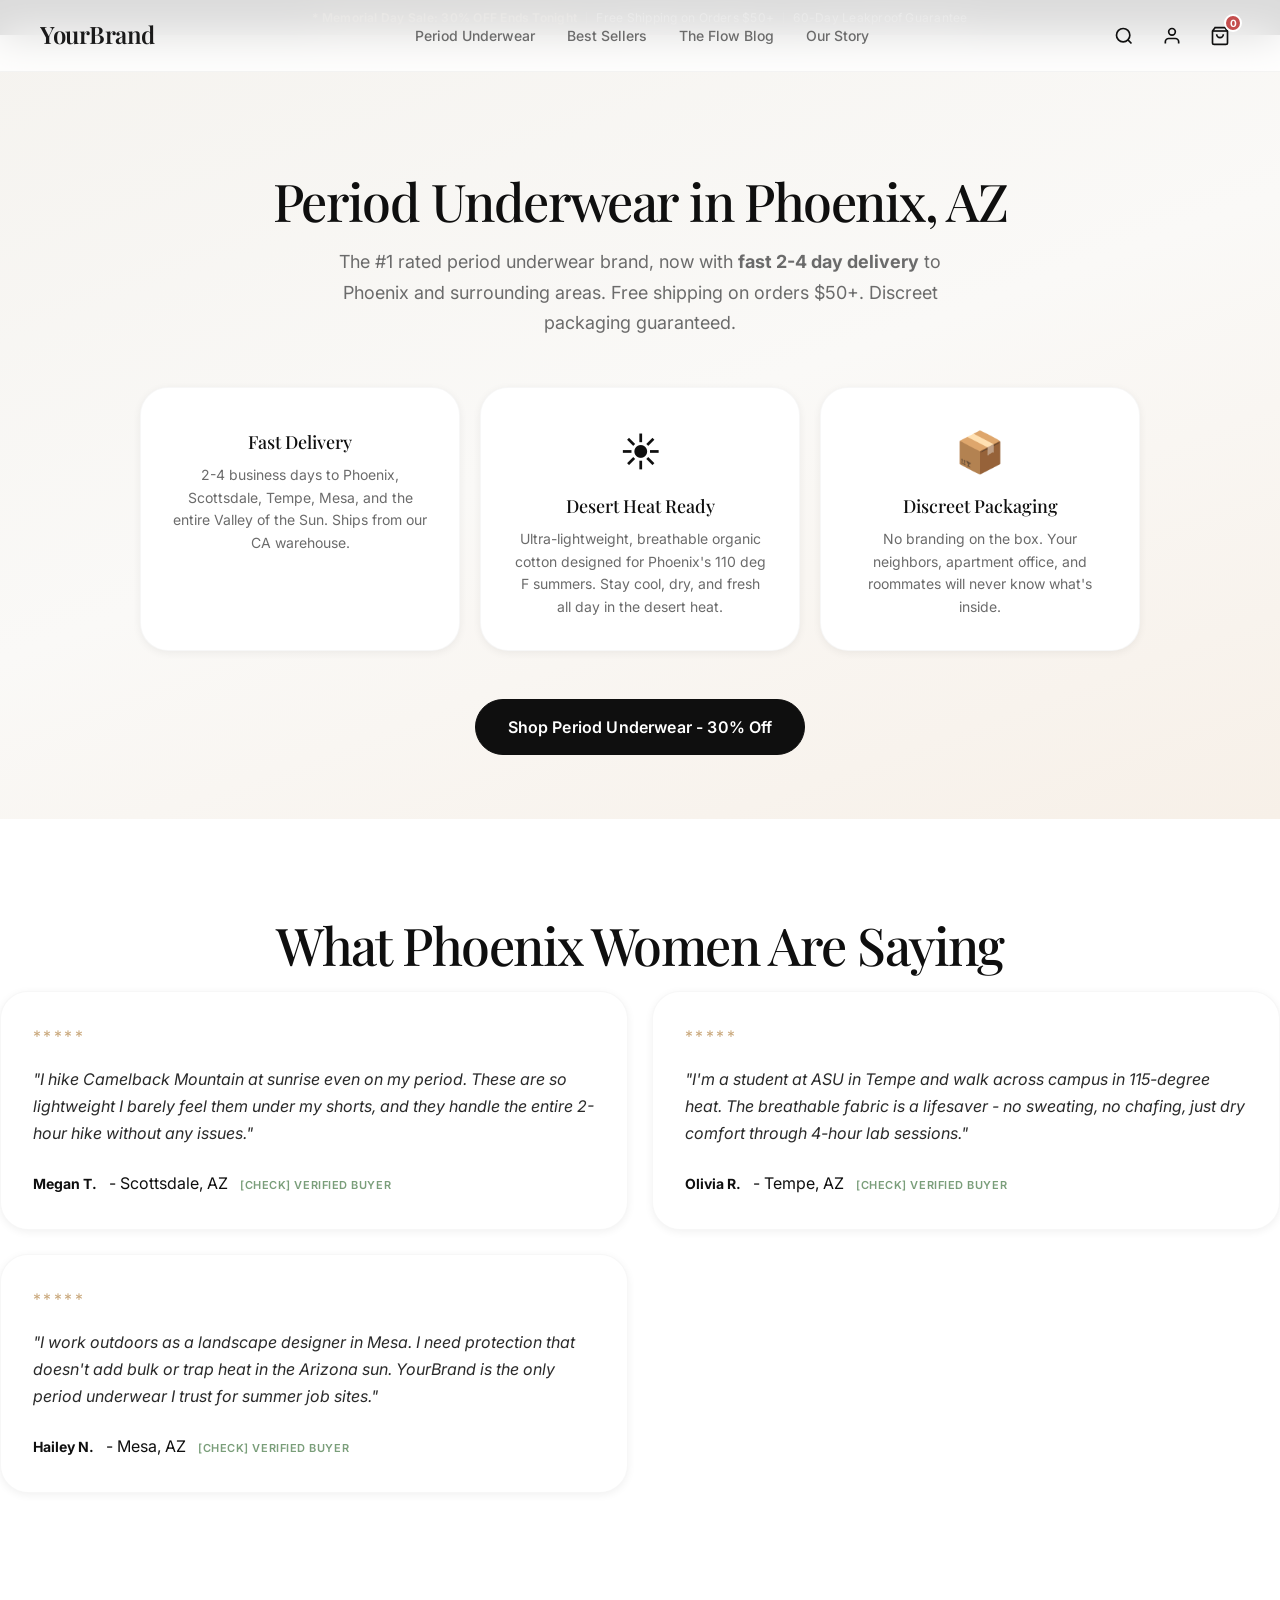
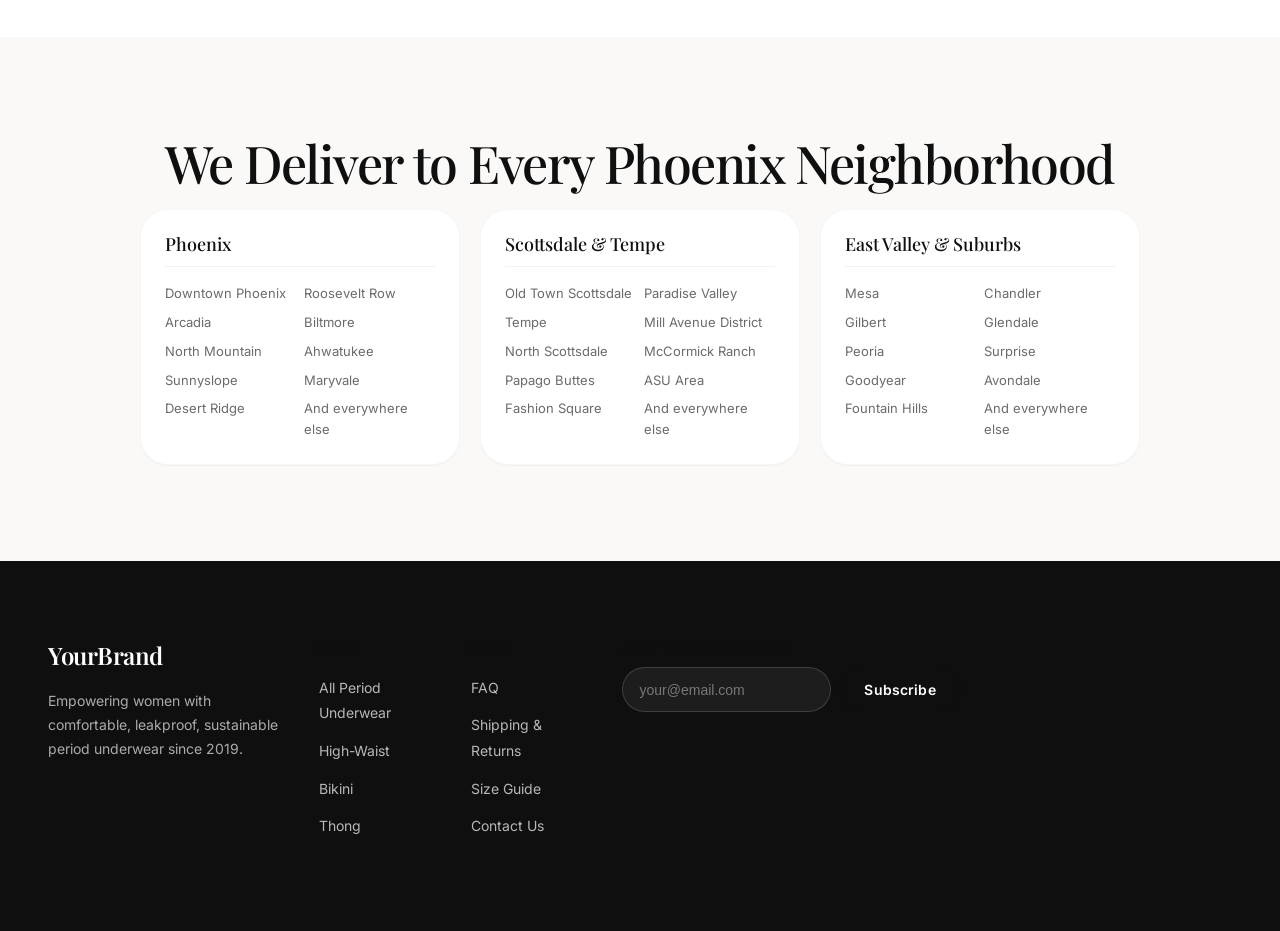
<file: local/phoenix-period-underwear.html>
<!DOCTYPE html>
<html lang="en-US">
<head>
    <meta charset="UTF-8">
    <meta name="viewport" content="width=device-width, initial-scale=1.0">
    <title>Period Underwear Phoenix | Free Delivery Phoenix, AZ | YourBrand</title>
    <meta name="description" content="Period underwear delivered to Phoenix, AZ in 2-4 days. Leakproof, organic cotton, Oeko-Tex certified. Lightweight and breathable for desert heat. Free shipping $50+. 60-day guarantee. Shop now!">
    <meta name="geo.region" content="US-AZ">
    <meta name="geo.placename" content="Phoenix, AZ">
    <meta name="geo.position" content="33.4484;-112.0740">
    <meta name="ICBM" content="33.4484, -112.0740">
    <link rel="canonical" href="https://www.yourbrand.com/local/phoenix-period-underwear">
    <link rel="stylesheet" href="../css/style.css">
    <link href="https://fonts.googleapis.com/css2?family=Playfair+Display:wght@400;500;600;700&family=Inter:wght@300;400;500;600;700&display=swap" rel="stylesheet">
    <script type="application/ld+json">
    {
      "@context": "https://schema.org",
      "@type": "LocalBusiness",
      "name": "YourBrand Period Underwear  -  Phoenix",
      "description": "Period underwear delivery service for Phoenix and surrounding areas.",
      "url": "https://www.yourbrand.com/local/phoenix-period-underwear",
      "telephone": "+1-800-555-0199",
      "address": {
        "@type": "PostalAddress",
        "addressLocality": "Phoenix",
        "addressRegion": "AZ",
        "addressCountry": "US"
      },
      "geo": {
        "@type": "GeoCoordinates",
        "latitude": 33.4484,
        "longitude": -112.074
      }
    }
    </script>
</head>
<body>
    <a href="#main-content" class="skip-link">Skip to main content</a>

    <div class="top-bar" role="banner">
        <div class="container">
            <p class="top-bar__text">
                <span class="urgency">* Memorial Day Sale: 30% OFF Ends Tonight</span>
                <span class="separator">|</span>
                <span>Free Shipping on Orders $50+</span>
                <span class="separator">|</span>
                <span>60-Day Leakproof Guarantee</span>
            </p>
        </div>
    </div>

    <header class="site-header" role="banner">
        <div class="container header__inner">
            <a href="../index.html" class="logo" aria-label="YourBrand Home">
                <svg width="140" height="32" viewBox="0 0 140 32" aria-hidden="true">
                    <text x="0" y="24" font-family="Playfair Display, serif" font-size="24" font-weight="600" fill="#1a1a1a">YourBrand</text>
                </svg>
            </a>
            <nav class="main-nav" role="navigation" aria-label="Main navigation">
                <ul class="nav__list">
                    <li class="nav__item has-dropdown">
                        <a href="../collections/period-underwear.html" class="nav__link">Period Underwear</a>
                    </li>
                    <li class="nav__item"><a href="../collections/period-underwear.html?filter=best-sellers" class="nav__link">Best Sellers</a></li>
                    <li class="nav__item"><a href="../blog/index.html" class="nav__link">The Flow Blog</a></li>
                    <li class="nav__item"><a href="../about.html" class="nav__link">Our Story</a></li>
                </ul>
            </nav>
            <div class="header__actions">
                <button class="btn-icon" aria-label="Search products"><svg width="20" height="20" viewBox="0 0 24 24" fill="none" stroke="currentColor" stroke-width="2"><circle cx="11" cy="11" r="8"/><path d="m21 21-4.3-4.3"/></svg></button>
                <a href="/account" class="btn-icon" aria-label="My account"><svg width="20" height="20" viewBox="0 0 24 24" fill="none" stroke="currentColor" stroke-width="2"><path d="M20 21v-2a4 4 0 0 0-4-4H8a4 4 0 0 0-4 4v2"/><circle cx="12" cy="7" r="4"/></svg></a>
                <a href="/cart" class="btn-icon cart-btn" aria-label="Shopping cart"><svg width="20" height="20" viewBox="0 0 24 24" fill="none" stroke="currentColor" stroke-width="2"><path d="M6 2 3 6v14a2 2 0 0 0 2 2h14a2 2 0 0 0 2-2V6l-3-4Z"/><path d="M3 6h18"/><path d="M16 10a4 4 0 0 1-8 0"/></svg><span class="cart-count">0</span></a>
                <button class="mobile-menu-btn" aria-label="Open menu" aria-expanded="false"><span></span><span></span><span></span></button>
            </div>
        </div>
    </header>

    <main id="main-content">
        <section class="local-hero" aria-labelledby="local-heading">
            <div class="container">
                <h1 id="local-heading">Period Underwear in Phoenix, AZ</h1>
                <p class="lead">The #1 rated period underwear brand, now with <strong>fast 2-4 day delivery</strong> to Phoenix and surrounding areas. Free shipping on orders $50+. Discreet packaging guaranteed.</p>

                <div class="local-delivery-info">
                    <div class="local-info-card">
                        <span class="local-info-icon"> </span>
                        <h3>Fast Delivery</h3>
                        <p>2-4 business days to Phoenix, Scottsdale, Tempe, Mesa, and the entire Valley of the Sun. Ships from our CA warehouse.</p>
                    </div>
                    <div class="local-info-card">
                        <span class="local-info-icon">☀️</span>
                        <h3>Desert Heat Ready</h3>
                        <p>Ultra-lightweight, breathable organic cotton designed for Phoenix's 110 deg F summers. Stay cool, dry, and fresh all day in the desert heat.</p>
                    </div>
                    <div class="local-info-card">
                        <span class="local-info-icon">📦</span>
                        <h3>Discreet Packaging</h3>
                        <p>No branding on the box. Your neighbors, apartment office, and roommates will never know what's inside.</p>
                    </div>
                </div>

                <a href="../collections/period-underwear.html" class="btn btn--primary btn--large">Shop Period Underwear  -  30% Off</a>
            </div>
        </section>

        <section class="local-social-proof container" aria-labelledby="local-reviews-heading">
            <h2 id="local-reviews-heading" class="section-title">What Phoenix Women Are Saying</h2>
            <div class="testimonial-grid">
                <blockquote class="testimonial">
                    <div class="testimonial__stars">*****</div>
                    <p class="testimonial__text">"I hike Camelback Mountain at sunrise even on my period. These are so lightweight I barely feel them under my shorts, and they handle the entire 2-hour hike without any issues."</p>
                    <footer class="testimonial__author">
                        <strong>Megan T.</strong>  -  Scottsdale, AZ <span class="verified">[check] Verified Buyer</span>
                    </footer>
                </blockquote>
                <blockquote class="testimonial">
                    <div class="testimonial__stars">*****</div>
                    <p class="testimonial__text">"I'm a student at ASU in Tempe and walk across campus in 115-degree heat. The breathable fabric is a lifesaver  -  no sweating, no chafing, just dry comfort through 4-hour lab sessions."</p>
                    <footer class="testimonial__author">
                        <strong>Olivia R.</strong>  -  Tempe, AZ <span class="verified">[check] Verified Buyer</span>
                    </footer>
                </blockquote>
                <blockquote class="testimonial">
                    <div class="testimonial__stars">*****</div>
                    <p class="testimonial__text">"I work outdoors as a landscape designer in Mesa. I need protection that doesn't add bulk or trap heat in the Arizona sun. YourBrand is the only period underwear I trust for summer job sites."</p>
                    <footer class="testimonial__author">
                        <strong>Hailey N.</strong>  -  Mesa, AZ <span class="verified">[check] Verified Buyer</span>
                    </footer>
                </blockquote>
            </div>
        </section>

        <section class="local-neighborhoods container" aria-labelledby="neighborhoods-heading">
            <h2 id="neighborhoods-heading" class="section-title">We Deliver to Every Phoenix Neighborhood</h2>
            <div class="neighborhoods-grid">
                <div class="neighborhood-group">
                    <h3>Phoenix</h3>
                    <ul>
                        <li>Downtown Phoenix</li>
                        <li>Roosevelt Row</li>
                        <li>Arcadia</li>
                        <li>Biltmore</li>
                        <li>North Mountain</li>
                        <li>Ahwatukee</li>
                        <li>Sunnyslope</li>
                        <li>Maryvale</li>
                        <li>Desert Ridge</li>
                        <li>And everywhere else</li>
                    </ul>
                </div>
                <div class="neighborhood-group">
                    <h3>Scottsdale & Tempe</h3>
                    <ul>
                        <li>Old Town Scottsdale</li>
                        <li>Paradise Valley</li>
                        <li>Tempe</li>
                        <li>Mill Avenue District</li>
                        <li>North Scottsdale</li>
                        <li>McCormick Ranch</li>
                        <li>Papago Buttes</li>
                        <li>ASU Area</li>
                        <li>Fashion Square</li>
                        <li>And everywhere else</li>
                    </ul>
                </div>
                <div class="neighborhood-group">
                    <h3>East Valley & Suburbs</h3>
                    <ul>
                        <li>Mesa</li>
                        <li>Chandler</li>
                        <li>Gilbert</li>
                        <li>Glendale</li>
                        <li>Peoria</li>
                        <li>Surprise</li>
                        <li>Goodyear</li>
                        <li>Avondale</li>
                        <li>Fountain Hills</li>
                        <li>And everywhere else</li>
                    </ul>
                </div>
            </div>
        </section>
    </main>

    <footer class="site-footer" role="contentinfo">
        <div class="container">
            <div class="footer__grid">
                <div class="footer__brand">
                    <a href="../index.html" class="logo" aria-label="YourBrand Home">
                        <svg width="140" height="32" viewBox="0 0 140 32" aria-hidden="true">
                            <text x="0" y="24" font-family="Playfair Display, serif" font-size="24" font-weight="600" fill="#ffffff">YourBrand</text>
                        </svg>
                    </a>
                    <p>Empowering women with comfortable, leakproof, sustainable period underwear since 2019.</p>
                </div>
                <div class="footer__links">
                    <h4>Shop</h4>
                    <ul>
                        <li><a href="../collections/period-underwear.html">All Period Underwear</a></li>
                        <li><a href="../products/high-waist-period-panties.html">High-Waist</a></li>
                        <li><a href="../products/period-bikini.html">Bikini</a></li>
                        <li><a href="../products/period-thong.html">Thong</a></li>
                    </ul>
                </div>
                <div class="footer__links">
                    <h4>Help</h4>
                    <ul>
                        <li><a href="../faq.html">FAQ</a></li>
                        <li><a href="/shipping">Shipping & Returns</a></li>
                        <li><a href="/size-guide">Size Guide</a></li>
                        <li><a href="/contact">Contact Us</a></li>
                    </ul>
                </div>
                <div class="footer__newsletter">
                    <h4>Join the Inner Circle</h4>
                    <form action="/subscribe" method="POST" class="newsletter-form">
                        <label for="email-footer" class="visually-hidden">Email address</label>
                        <input type="email" id="email-footer" name="email" placeholder="your@email.com" required>
                        <button type="submit" class="btn btn--primary">Subscribe</button>
                    </form>
                </div>
            </div>
        </div>
    </footer>

    <script src="/js/main.js" defer></script>
</body>
</html>
</file>
<file: css/style.css>
/* =========================================================
   YOURBRAND PERIOD UNDERWEAR  -  PREMIUM DESIGN SYSTEM
   Luxury e-commerce aesthetic inspired by Thinx, Everlane
   and modern DTC brands. Mobile-first, accessible, fast.
   ========================================================= */

/* ========== DESIGN TOKENS ========== */
:root {
  /* Primary Palette  -  Warm, sophisticated nude/camel */
  --color-primary:       #bfa07a;
  --color-primary-light: #d4b896;
  --color-primary-dark:  #9a7d5a;
  --color-primary-soft:  #f7f0e8;

  /* Neutrals  -  True luxury: deep ink, soft stone, warm ivory */
  --color-ink:           #0f0f0f;
  --color-ink-secondary: #2a2a2a;
  --color-stone:         #6b6b6b;
  --color-stone-light:   #9a9a9a;
  --color-ivory:         #faf9f7;
  --color-cream:         #f5f3ef;
  --color-pure:          #ffffff;

  /* Accents */
  --color-rose:          #c9a89a;
  --color-sage:          #7a9e7a;
  --color-terracotta:    #c17c5e;
  --color-gold:          #c9a87c;

  /* Feedback */
  --color-success:       #4a7c59;
  --color-error:         #c44d4d;

  /* Typography */
  --font-heading:  'Playfair Display', Georgia, 'Times New Roman', serif;
  --font-body:     'Inter', -apple-system, BlinkMacSystemFont, 'Segoe UI', sans-serif;
  --font-mono:     'SF Mono', Monaco, Consolas, monospace;

  /* Scale (8pt grid) */
  --space-1:  0.25rem;   /* 4px  */
  --space-2:  0.5rem;    /* 8px  */
  --space-3:  0.75rem;   /* 12px */
  --space-4:  1rem;      /* 16px */
  --space-5:  1.25rem;   /* 20px */
  --space-6:  1.5rem;    /* 24px */
  --space-8:  2rem;      /* 32px */
  --space-10: 2.5rem;     /* 40px */
  --space-12: 3rem;       /* 48px */
  --space-16: 4rem;       /* 64px */
  --space-20: 5rem;       /* 80px */
  --space-24: 6rem;       /* 96px */
  --space-32: 8rem;       /* 128px */

  /* Radius */
  --radius-sm:   6px;
  --radius-md:   12px;
  --radius-lg:   20px;
  --radius-xl:   28px;
  --radius-full: 9999px;

  /* Shadows  -  layered for depth */
  --shadow-1: 0 1px 2px rgba(15,15,15,0.04);
  --shadow-2: 0 2px 8px rgba(15,15,15,0.06);
  --shadow-3: 0 4px 16px rgba(15,15,15,0.08);
  --shadow-4: 0 8px 30px rgba(15,15,15,0.10);
  --shadow-5: 0 16px 48px rgba(15,15,15,0.12);
  --shadow-glow: 0 0 40px rgba(191,160,122,0.15);

  /* Transitions */
  --ease-out:      cubic-bezier(0.25, 0.46, 0.45, 0.94);
  --ease-in-out:   cubic-bezier(0.65, 0, 0.35, 1);
  --ease-spring:   cubic-bezier(0.34, 1.56, 0.64, 1);
  --duration-fast: 200ms;
  --duration-base: 300ms;
  --duration-slow: 500ms;
  --duration-slower: 800ms;

  /* Layout */
  --container-max: 1320px;
  --header-height: 72px;
}

/* ========== RESET & BASE ========== */
*, *::before, *::after {
  box-sizing: border-box;
  margin: 0;
  padding: 0;
}

html {
  scroll-behavior: smooth;
  -webkit-text-size-adjust: 100%;
  font-size: 16px;
}

body {
  font-family: var(--font-body);
  font-size: 1rem;
  line-height: 1.6;
  color: var(--color-ink);
  background: var(--color-pure);
  -webkit-font-smoothing: antialiased;
  -moz-osx-font-smoothing: grayscale;
  overflow-x: hidden;
}

img {
  max-width: 100%;
  height: auto;
  display: block;
}

a {
  color: inherit;
  text-decoration: none;
}

ul, ol {
  list-style: none;
}

table {
  border-collapse: collapse;
  width: 100%;
}

::selection {
  background: var(--color-primary-soft);
  color: var(--color-ink);
}

/* ========== UTILITY CLASSES ========== */
.container {
  max-width: var(--container-max);
  margin: 0 auto;
  padding: 0 var(--space-6);
}

@media (min-width: 768px) {
  .container {
    padding: 0 var(--space-10);
  }
}

@media (min-width: 1024px) {
  .container {
    padding: 0 var(--space-12);
  }
}

.skip-link {
  position: absolute;
  top: -100px;
  left: var(--space-4);
  background: var(--color-ink);
  color: var(--color-pure);
  padding: var(--space-3) var(--space-4);
  border-radius: var(--radius-md);
  font-size: 0.875rem;
  font-weight: 500;
  z-index: 9999;
  transition: top var(--duration-fast) var(--ease-out);
}

.skip-link:focus {
  top: var(--space-4);
}

.visually-hidden {
  position: absolute;
  width: 1px;
  height: 1px;
  padding: 0;
  margin: -1px;
  overflow: hidden;
  clip: rect(0, 0, 0, 0);
  white-space: nowrap;
  border: 0;
}

/* ========== TYPOGRAPHY SCALE ========== */
h1, h2, h3, h4, h5, h6 {
  font-family: var(--font-heading);
  font-weight: 500;
  line-height: 1.15;
  letter-spacing: -0.02em;
  color: var(--color-ink);
}

.section-title {
  font-size: clamp(2rem, 5vw, 3.25rem);
  text-align: center;
  margin-bottom: var(--space-4);
  letter-spacing: -0.03em;
}

.section-subtitle {
  text-align: center;
  color: var(--color-stone);
  font-size: clamp(1rem, 2vw, 1.125rem);
  max-width: 560px;
  margin: 0 auto var(--space-16);
  line-height: 1.6;
}

/* ========== BUTTONS  -  Premium Pill Style ========== */
.btn {
  display: inline-flex;
  align-items: center;
  justify-content: center;
  gap: var(--space-2);
  padding: var(--space-3) var(--space-6);
  font-family: var(--font-body);
  font-size: 0.875rem;
  font-weight: 600;
  letter-spacing: 0.01em;
  border-radius: var(--radius-full);
  border: 1.5px solid transparent;
  cursor: pointer;
  transition: all var(--duration-base) var(--ease-out);
  line-height: 1.4;
  position: relative;
  overflow: hidden;
  white-space: nowrap;
}

.btn::before {
  content: '';
  position: absolute;
  inset: 0;
  background: rgba(255,255,255,0.1);
  opacity: 0;
  transition: opacity var(--duration-base) var(--ease-out);
}

.btn:hover::before {
  opacity: 1;
}

.btn--primary {
  background: var(--color-ink);
  color: var(--color-pure);
  border-color: var(--color-ink);
}

.btn--primary:hover {
  background: var(--color-ink-secondary);
  border-color: var(--color-ink-secondary);
  transform: translateY(-2px);
  box-shadow: var(--shadow-4);
}

.btn--outline {
  background: transparent;
  color: var(--color-ink);
  border-color: var(--color-ink);
}

.btn--outline:hover {
  background: var(--color-ink);
  color: var(--color-pure);
  transform: translateY(-2px);
}

.btn--large {
  padding: var(--space-4) var(--space-8);
  font-size: 1rem;
}

.btn--xlarge {
  padding: var(--space-4) var(--space-10);
  font-size: 1.0625rem;
}

.btn--full {
  width: 100%;
}

/* ========== BADGE ========== */
.badge {
  display: inline-flex;
  align-items: center;
  gap: var(--space-1);
  background: var(--color-ink);
  color: var(--color-pure);
  font-size: 0.6875rem;
  font-weight: 700;
  text-transform: uppercase;
  letter-spacing: 0.08em;
  padding: var(--space-1) var(--space-3);
  border-radius: var(--radius-full);
}

/* ========== TOP BAR  -  Ultra-minimal ========== */
.top-bar {
  background: var(--color-ink);
  color: var(--color-pure);
  padding: var(--space-2) 0;
  font-size: 0.75rem;
  text-align: center;
  letter-spacing: 0.02em;
}

.top-bar__text {
  display: flex;
  flex-wrap: wrap;
  justify-content: center;
  align-items: center;
  gap: var(--space-2);
}

.top-bar .urgency {
  color: var(--color-primary-light);
  font-weight: 600;
}

.top-bar .separator {
  opacity: 0.3;
  font-size: 0.6rem;
}

/* ========== HEADER  -  Floating, blurred background ========== */
.site-header {
  background: rgba(255,255,255,0.85);
  backdrop-filter: blur(20px) saturate(180%);
  -webkit-backdrop-filter: blur(20px) saturate(180%);
  border-bottom: 1px solid rgba(0,0,0,0.04);
  position: fixed;
  top: 0;
  left: 0;
  right: 0;
  z-index: 100;
  height: var(--header-height);
  transition: box-shadow var(--duration-base) var(--ease-out),
              background var(--duration-base) var(--ease-out);
}

.site-header.scrolled {
  box-shadow: var(--shadow-2);
  background: rgba(255,255,255,0.95);
}

.header__inner {
  display: flex;
  align-items: center;
  justify-content: space-between;
  height: 100%;
  padding: 0 var(--space-6);
}

@media (min-width: 768px) {
  .header__inner {
    padding: 0 var(--space-10);
  }
}

.logo {
  display: flex;
  align-items: center;
  flex-shrink: 0;
  font-family: var(--font-heading);
  font-size: 1.5rem;
  font-weight: 600;
  letter-spacing: -0.02em;
  color: var(--color-ink);
  transition: opacity var(--duration-fast) var(--ease-out);
}

.logo:hover {
  opacity: 0.7;
}

/* ========== NAVIGATION ========== */
.main-nav {
  display: none;
}

@media (min-width: 1024px) {
  .main-nav {
    display: block;
  }
}

.nav__list {
  display: flex;
  gap: var(--space-8);
  align-items: center;
}

.nav__link {
  font-size: 0.875rem;
  font-weight: 500;
  color: var(--color-stone);
  padding: var(--space-2) 0;
  position: relative;
  transition: color var(--duration-fast) var(--ease-out);
}

.nav__link::after {
  content: '';
  position: absolute;
  bottom: -2px;
  left: 0;
  width: 0;
  height: 2px;
  background: var(--color-primary);
  border-radius: var(--radius-full);
  transition: width var(--duration-base) var(--ease-out);
}

.nav__link:hover {
  color: var(--color-ink);
}

.nav__link:hover::after {
  width: 100%;
}

/* Dropdown */
.has-dropdown {
  position: relative;
}

.dropdown {
  position: absolute;
  top: calc(100% + var(--space-2));
  left: -20px;
  background: var(--color-pure);
  border: 1px solid rgba(0,0,0,0.06);
  border-radius: var(--radius-lg);
  box-shadow: var(--shadow-5);
  padding: var(--space-3);
  min-width: 220px;
  opacity: 0;
  visibility: hidden;
  transform: translateY(8px);
  transition: all var(--duration-base) var(--ease-out);
}

.has-dropdown:hover .dropdown,
.has-dropdown:focus-within .dropdown {
  opacity: 1;
  visibility: visible;
  transform: translateY(0);
}

.dropdown__list li a {
  display: block;
  padding: var(--space-3) var(--space-4);
  font-size: 0.875rem;
  color: var(--color-ink);
  border-radius: var(--radius-md);
  transition: all var(--duration-fast) var(--ease-out);
}

.dropdown__list li a:hover {
  background: var(--color-ivory);
  color: var(--color-primary-dark);
}

/* Header Actions */
.header__actions {
  display: flex;
  align-items: center;
  gap: var(--space-2);
}

.btn-icon {
  display: flex;
  align-items: center;
  justify-content: center;
  width: 40px;
  height: 40px;
  border-radius: var(--radius-full);
  background: transparent;
  border: none;
  cursor: pointer;
  color: var(--color-ink);
  transition: all var(--duration-fast) var(--ease-out);
  position: relative;
}

.btn-icon:hover {
  background: var(--color-ivory);
  transform: scale(1.05);
}

.cart-count {
  position: absolute;
  top: -2px;
  right: -2px;
  background: var(--color-error);
  color: var(--color-pure);
  font-size: 0.625rem;
  font-weight: 700;
  width: 18px;
  height: 18px;
  border-radius: var(--radius-full);
  display: flex;
  align-items: center;
  justify-content: center;
  border: 2px solid var(--color-pure);
}

/* Mobile Menu */
.mobile-menu-btn {
  display: flex;
  flex-direction: column;
  justify-content: center;
  gap: 5px;
  width: 40px;
  height: 40px;
  background: none;
  border: none;
  cursor: pointer;
  padding: 8px;
}

.mobile-menu-btn span {
  display: block;
  width: 22px;
  height: 2px;
  background: var(--color-ink);
  border-radius: 1px;
  transition: all var(--duration-base) var(--ease-out);
}

@media (min-width: 1024px) {
  .mobile-menu-btn {
    display: none;
  }
}

/* ========== HERO  -  Full-bleed, dramatic ========== */
.hero {
  padding-top: calc(var(--header-height) + var(--space-16));
  padding-bottom: var(--space-24);
  background: linear-gradient(160deg, var(--color-cream) 0%, var(--color-ivory) 50%, var(--color-primary-soft) 100%);
  position: relative;
  overflow: hidden;
}

.hero::before {
  content: '';
  position: absolute;
  top: -50%;
  right: -20%;
  width: 800px;
  height: 800px;
  background: radial-gradient(circle, rgba(191,160,122,0.12) 0%, transparent 70%);
  pointer-events: none;
}

.hero__grid {
  display: grid;
  gap: var(--space-12);
  align-items: center;
  position: relative;
  z-index: 1;
}

@media (min-width: 1024px) {
  .hero__grid {
    grid-template-columns: 1fr 1fr;
    gap: var(--space-16);
  }
}

.hero__badge {
  margin-bottom: var(--space-4);
  animation: fadeInUp var(--duration-slow) var(--ease-out) both;
}

.hero__title {
  font-size: clamp(2.5rem, 6vw, 4.5rem);
  line-height: 1.05;
  letter-spacing: -0.03em;
  margin-bottom: var(--space-6);
  animation: fadeInUp var(--duration-slow) var(--ease-out) 0.1s both;
}

.hero__title em {
  color: var(--color-primary-dark);
  font-style: italic;
  position: relative;
}

.hero__subtitle {
  font-size: clamp(1.0625rem, 2vw, 1.25rem);
  color: var(--color-stone);
  line-height: 1.7;
  margin-bottom: var(--space-8);
  max-width: 520px;
  animation: fadeInUp var(--duration-slow) var(--ease-out) 0.2s both;
}

.hero__stats {
  display: flex;
  gap: var(--space-10);
  margin-bottom: var(--space-8);
  animation: fadeInUp var(--duration-slow) var(--ease-out) 0.3s both;
}

.stat {
  text-align: left;
}

.stat__number {
  display: block;
  font-family: var(--font-heading);
  font-size: clamp(1.75rem, 4vw, 2.5rem);
  font-weight: 600;
  color: var(--color-primary-dark);
  line-height: 1;
  letter-spacing: -0.02em;
}

.stat__label {
  font-size: 0.6875rem;
  color: var(--color-stone);
  text-transform: uppercase;
  letter-spacing: 0.08em;
  margin-top: var(--space-1);
}

.hero__ctas {
  display: flex;
  flex-wrap: wrap;
  gap: var(--space-4);
  margin-bottom: var(--space-8);
  animation: fadeInUp var(--duration-slow) var(--ease-out) 0.4s both;
}

.hero__trust {
  display: flex;
  flex-direction: column;
  gap: var(--space-3);
  animation: fadeInUp var(--duration-slow) var(--ease-out) 0.5s both;
}

.trust-badges {
  display: flex;
  gap: var(--space-4);
  align-items: center;
  opacity: 0.7;
}

.trust-text {
  font-size: 0.75rem;
  color: var(--color-stone-light);
  letter-spacing: 0.01em;
}

.trust-text em {
  font-style: normal;
  font-weight: 600;
  color: var(--color-stone);
}

/* Hero Image */
.hero__image {
  position: relative;
  border-radius: var(--radius-xl);
  overflow: hidden;
  box-shadow: var(--shadow-5);
  animation: fadeInScale var(--duration-slower) var(--ease-out) 0.3s both;
}

.hero__image img {
  width: 100%;
  height: auto;
  object-fit: cover;
  transition: transform var(--duration-slow) var(--ease-out);
}

.hero__image:hover img {
  transform: scale(1.03);
}

/* Floating Cards */
.floating-card {
  position: absolute;
  background: var(--color-pure);
  padding: var(--space-3) var(--space-4);
  border-radius: var(--radius-lg);
  box-shadow: var(--shadow-4);
  display: flex;
  align-items: center;
  gap: var(--space-2);
  font-size: 0.8125rem;
  font-weight: 500;
  animation: float 4s ease-in-out infinite;
  border: 1px solid rgba(0,0,0,0.04);
}

.floating-card--1 {
  top: 15%;
  left: -20px;
}

.floating-card--2 {
  bottom: 20%;
  right: -20px;
  animation-delay: 2s;
}

.floating-card__icon {
  font-size: 1.25rem;
}

@keyframes float {
  0%, 100% { transform: translateY(0); }
  50% { transform: translateY(-12px); }
}

/* ========== SOCIAL PROOF BAR  -  Dark, elegant ========== */
.social-proof-bar {
  background: var(--color-ink);
  color: var(--color-pure);
  padding: var(--space-8) 0;
  position: relative;
}

.proof-grid {
  display: grid;
  gap: var(--space-6);
}

@media (min-width: 768px) {
  .proof-grid {
    grid-template-columns: repeat(3, 1fr);
  }
}

.proof-item {
  text-align: center;
  padding: var(--space-4);
}

.proof-item .stars {
  color: var(--color-gold);
  font-size: 1rem;
  letter-spacing: 0.15em;
  margin-bottom: var(--space-3);
}

.proof-item p {
  font-size: 0.875rem;
  line-height: 1.6;
  opacity: 0.85;
  font-style: italic;
}

.proof-item strong {
  color: var(--color-primary-light);
  font-style: normal;
  font-weight: 600;
}

/* ========== PROBLEM / SOLUTION ========== */
.problem-solution {
  padding: var(--space-24) 0;
  background: var(--color-pure);
}

.comparison {
  display: grid;
  gap: var(--space-8);
  max-width: 1000px;
  margin: 0 auto;
}

@media (min-width: 768px) {
  .comparison {
    grid-template-columns: 1fr auto 1fr;
    align-items: start;
    gap: var(--space-8);
  }
}

.comparison__before,
.comparison__after {
  padding: var(--space-8);
  border-radius: var(--radius-xl);
}

.comparison__before {
  background: #fef2f2;
  border: 1px solid #fecaca;
}

.comparison__after {
  background: #f0fdf4;
  border: 1px solid #bbf7d0;
}

.comparison h3 {
  font-size: 1.125rem;
  margin-bottom: var(--space-6);
  letter-spacing: 0;
}

.comparison ul {
  display: flex;
  flex-direction: column;
  gap: var(--space-3);
}

.comparison li {
  font-size: 0.9375rem;
  padding-left: var(--space-6);
  position: relative;
  line-height: 1.5;
  color: var(--color-ink-secondary);
}

.comparison__before li::before {
  content: 'X';
  position: absolute;
  left: 0;
  color: var(--color-error);
  font-weight: 700;
  font-size: 0.75rem;
}

.comparison__after li::before {
  content: '[check]';
  position: absolute;
  left: 0;
  color: var(--color-success);
  font-weight: 700;
}

.comparison__arrow {
  display: flex;
  justify-content: center;
  align-items: center;
  color: var(--color-primary);
  padding: var(--space-4) 0;
}

@media (min-width: 768px) {
  .comparison__arrow {
    padding: 0;
  }
}

/* ========== HOW IT WORKS ========== */
.how-it-works {
  padding: var(--space-24) 0;
  background: var(--color-ivory);
  position: relative;
}

.how-it-works::before {
  content: '';
  position: absolute;
  top: 0;
  left: 0;
  right: 0;
  height: 1px;
  background: linear-gradient(90deg, transparent, rgba(0,0,0,0.06), transparent);
}

.steps {
  display: grid;
  gap: var(--space-6);
  max-width: 1100px;
  margin: 0 auto;
  position: relative;
}

@media (min-width: 768px) {
  .steps {
    grid-template-columns: repeat(2, 1fr);
  }
}

@media (min-width: 1024px) {
  .steps {
    grid-template-columns: repeat(4, 1fr);
  }
}

.step {
  text-align: center;
  padding: var(--space-8) var(--space-6);
  background: var(--color-pure);
  border-radius: var(--radius-xl);
  box-shadow: var(--shadow-1);
  transition: all var(--duration-base) var(--ease-out);
  border: 1px solid rgba(0,0,0,0.03);
}

.step:hover {
  transform: translateY(-8px);
  box-shadow: var(--shadow-4);
}

.step__number {
  font-family: var(--font-heading);
  font-size: 3.5rem;
  font-weight: 600;
  color: var(--color-primary);
  opacity: 0.2;
  line-height: 1;
  margin-bottom: var(--space-2);
}

.step__icon {
  margin-bottom: var(--space-4);
  display: inline-flex;
  align-items: center;
  justify-content: center;
  width: 56px;
  height: 56px;
  border-radius: var(--radius-full);
  background: var(--color-primary-soft);
}

.step h3 {
  font-size: 1.125rem;
  margin-bottom: var(--space-3);
  letter-spacing: 0;
}

.step p {
  font-size: 0.875rem;
  color: var(--color-stone);
  line-height: 1.6;
}

/* ========== FEATURED PRODUCTS  -  Premium cards ========== */
.featured-products {
  padding: var(--space-24) 0;
  background: var(--color-pure);
}

.product-grid {
  display: grid;
  gap: var(--space-6);
  margin-bottom: var(--space-12);
}

@media (min-width: 640px) {
  .product-grid {
    grid-template-columns: repeat(2, 1fr);
  }
}

@media (min-width: 1024px) {
  .product-grid {
    grid-template-columns: repeat(4, 1fr);
    gap: var(--space-5);
  }
}

.product-card {
  background: var(--color-pure);
  border-radius: var(--radius-xl);
  overflow: hidden;
  box-shadow: var(--shadow-1);
  border: 1px solid rgba(0,0,0,0.04);
  transition: all var(--duration-base) var(--ease-out);
  position: relative;
  display: flex;
  flex-direction: column;
}

.product-card:hover {
  transform: translateY(-8px);
  box-shadow: var(--shadow-5);
}

.product-card__badge {
  position: absolute;
  top: var(--space-4);
  left: var(--space-4);
  z-index: 2;
  background: var(--color-ink);
  color: var(--color-pure);
  font-size: 0.625rem;
  font-weight: 700;
  text-transform: uppercase;
  letter-spacing: 0.08em;
  padding: var(--space-1) var(--space-3);
  border-radius: var(--radius-full);
}

.product-card__badge--new {
  background: var(--color-gold);
  color: var(--color-ink);
}

.product-card__badge--bestseller {
  background: var(--color-sage);
  color: var(--color-pure);
}

.product-card__image {
  display: block;
  aspect-ratio: 4/5;
  overflow: hidden;
  background: var(--color-cream);
  position: relative;
}

.product-card__image img {
  width: 100%;
  height: 100%;
  object-fit: cover;
  transition: transform var(--duration-slow) var(--ease-out);
}

.product-card:hover .product-card__image img {
  transform: scale(1.08);
}

/* Image overlay on hover */
.product-card__image::after {
  content: '';
  position: absolute;
  inset: 0;
  background: linear-gradient(to top, rgba(15,15,15,0.3), transparent 50%);
  opacity: 0;
  transition: opacity var(--duration-base) var(--ease-out);
}

.product-card:hover .product-card__image::after {
  opacity: 1;
}

.product-card__info {
  padding: var(--space-5);
  flex: 1;
  display: flex;
  flex-direction: column;
}

.product-card__info h3 {
  font-size: 1rem;
  margin-bottom: var(--space-1);
  letter-spacing: 0;
}

.product-card__info h3 a:hover {
  color: var(--color-primary-dark);
}

.product-card__desc {
  font-size: 0.8125rem;
  color: var(--color-stone);
  margin-bottom: var(--space-4);
  line-height: 1.5;
}

.product-card__meta {
  margin-bottom: var(--space-4);
  margin-top: auto;
}

.product-card__rating {
  display: flex;
  align-items: center;
  gap: var(--space-2);
  margin-bottom: var(--space-3);
}

.product-card__rating .stars {
  color: var(--color-gold);
  font-size: 0.875rem;
  letter-spacing: 0.1em;
}

.rating-count {
  font-size: 0.75rem;
  color: var(--color-stone-light);
}

.product-card__absorbency {
  display: flex;
  align-items: center;
  gap: var(--space-2);
  flex-wrap: wrap;
}

.absorbency-label {
  font-size: 0.625rem;
  text-transform: uppercase;
  letter-spacing: 0.1em;
  color: var(--color-stone-light);
}

.absorbency-dots {
  display: flex;
  gap: 3px;
}

.drop {
  width: 8px;
  height: 12px;
  border-radius: 50% 50% 50% 0;
  background: var(--color-cream);
  transform: rotate(-45deg);
  border: 1px solid rgba(0,0,0,0.06);
}

.drop--full {
  background: var(--color-gold);
  border-color: var(--color-gold);
}

.absorbency-text {
  font-size: 0.75rem;
  color: var(--color-stone-light);
}

.product-card__price {
  display: flex;
  align-items: center;
  gap: var(--space-2);
  margin-bottom: var(--space-4);
  flex-wrap: wrap;
}

.price {
  font-weight: 700;
  font-size: 1.125rem;
}

.price--sale {
  color: var(--color-error);
}

.price--original {
  text-decoration: line-through;
  color: var(--color-stone-light);
  font-weight: 400;
  font-size: 0.9375rem;
}

.price__badge {
  background: #fef2f2;
  color: var(--color-error);
  font-size: 0.625rem;
  font-weight: 700;
  padding: var(--space-1) var(--space-2);
  border-radius: var(--radius-sm);
  text-transform: uppercase;
  letter-spacing: 0.05em;
}

.center-cta {
  text-align: center;
}

/* ========== BUNDLES / SAVER SETS ========== */
.bundles {
  padding: var(--space-24) 0;
  background: var(--color-ivory);
  position: relative;
}

.bundles::before {
  content: '';
  position: absolute;
  top: 0;
  left: 0;
  right: 0;
  height: 1px;
  background: linear-gradient(90deg, transparent, rgba(0,0,0,0.06), transparent);
}

.bundle-grid {
  display: grid;
  gap: var(--space-6);
  max-width: 1200px;
  margin: 0 auto;
}

@media (min-width: 768px) {
  .bundle-grid {
    grid-template-columns: repeat(2, 1fr);
  }
}

@media (min-width: 1024px) {
  .bundle-grid {
    grid-template-columns: repeat(3, 1fr);
  }
}

.bundle-card {
  background: var(--color-pure);
  border-radius: var(--radius-xl);
  overflow: hidden;
  box-shadow: var(--shadow-2);
  border: 2px solid rgba(0,0,0,0.04);
  position: relative;
  display: flex;
  flex-direction: column;
  transition: all var(--duration-base) var(--ease-out);
}

.bundle-card:hover {
  transform: translateY(-6px);
  box-shadow: var(--shadow-5);
  border-color: var(--color-primary-light);
}

.bundle-card--featured {
  border-color: var(--color-gold);
  transform: scale(1.02);
  box-shadow: var(--shadow-4);
}

.bundle-card--featured:hover {
  transform: scale(1.02) translateY(-6px);
}

.bundle-card__badge {
  position: absolute;
  top: 0;
  left: 50%;
  transform: translateX(-50%);
  background: var(--color-gold);
  color: var(--color-ink);
  font-size: 0.625rem;
  font-weight: 700;
  text-transform: uppercase;
  padding: var(--space-1) var(--space-4);
  border-radius: 0 0 var(--radius-sm) var(--radius-sm);
  letter-spacing: 0.08em;
}

.bundle-card__header {
  padding: var(--space-8) var(--space-6) var(--space-4);
  text-align: center;
  border-bottom: 1px solid var(--color-cream);
}

.bundle-card__header h3 {
  font-size: 1.375rem;
  margin-bottom: var(--space-1);
  letter-spacing: 0;
}

.bundle-card__subtitle {
  font-size: 0.875rem;
  color: var(--color-stone);
}

.bundle-card__content {
  padding: var(--space-4) var(--space-6) var(--space-8);
  flex: 1;
  display: flex;
  flex-direction: column;
}

.bundle-card__list {
  margin-bottom: var(--space-6);
  flex: 1;
}

.bundle-card__list li {
  padding: var(--space-3) 0;
  border-bottom: 1px solid var(--color-cream);
  font-size: 0.875rem;
  display: flex;
  align-items: center;
  gap: var(--space-2);
  color: var(--color-ink-secondary);
}

.bundle-card__list li::before {
  content: '[check]';
  color: var(--color-sage);
  font-weight: 700;
  font-size: 0.875rem;
}

.bundle-card__pricing {
  display: flex;
  align-items: center;
  gap: var(--space-3);
  margin-bottom: var(--space-4);
  flex-wrap: wrap;
}

.bundle-card__pricing .savings {
  background: #f0fdf4;
  color: var(--color-sage);
  font-size: 0.75rem;
  font-weight: 700;
  padding: var(--space-1) var(--space-3);
  border-radius: var(--radius-full);
}

/* ========== WHY US  -  Features grid ========== */
.why-us {
  padding: var(--space-24) 0;
  background: var(--color-pure);
}

.features {
  display: grid;
  gap: var(--space-6);
  max-width: 1100px;
  margin: 0 auto;
}

@media (min-width: 640px) {
  .features {
    grid-template-columns: repeat(2, 1fr);
  }
}

@media (min-width: 1024px) {
  .features {
    grid-template-columns: repeat(3, 1fr);
  }
}

.feature {
  text-align: center;
  padding: var(--space-8) var(--space-6);
  border-radius: var(--radius-xl);
  transition: all var(--duration-base) var(--ease-out);
}

.feature:hover {
  background: var(--color-ivory);
  transform: translateY(-4px);
}

.feature__icon {
  display: inline-flex;
  align-items: center;
  justify-content: center;
  width: 64px;
  height: 64px;
  background: var(--color-primary-soft);
  border-radius: var(--radius-full);
  margin-bottom: var(--space-5);
  transition: all var(--duration-base) var(--ease-out);
}

.feature:hover .feature__icon {
  background: var(--color-primary);
  color: var(--color-pure);
  transform: scale(1.1);
}

.feature h3 {
  font-size: 1.125rem;
  margin-bottom: var(--space-3);
  letter-spacing: 0;
}

.feature p {
  font-size: 0.875rem;
  color: var(--color-stone);
  line-height: 1.6;
  max-width: 300px;
  margin: 0 auto;
}

/* ========== TESTIMONIALS  -  Elegant cards ========== */
.testimonials {
  padding: var(--space-24) 0;
  background: var(--color-cream);
  position: relative;
}

.testimonials::before {
  content: '';
  position: absolute;
  top: 0;
  left: 0;
  right: 0;
  height: 1px;
  background: linear-gradient(90deg, transparent, rgba(0,0,0,0.06), transparent);
}

.testimonial-grid {
  display: grid;
  gap: var(--space-6);
  margin-bottom: var(--space-12);
}

@media (min-width: 768px) {
  .testimonial-grid {
    grid-template-columns: repeat(2, 1fr);
  }
}

.testimonial {
  background: var(--color-pure);
  padding: var(--space-8);
  border-radius: var(--radius-xl);
  box-shadow: var(--shadow-2);
  border: 1px solid rgba(0,0,0,0.03);
  transition: all var(--duration-base) var(--ease-out);
}

.testimonial:hover {
  transform: translateY(-4px);
  box-shadow: var(--shadow-4);
}

.testimonial__stars {
  color: var(--color-gold);
  font-size: 1rem;
  letter-spacing: 0.15em;
  margin-bottom: var(--space-4);
}

.testimonial__text {
  font-size: 1rem;
  line-height: 1.7;
  margin-bottom: var(--space-6);
  color: var(--color-ink-secondary);
  font-style: italic;
}

.testimonial__author {
  display: flex;
  align-items: center;
  gap: var(--space-3);
}

.testimonial__avatar {
  width: 48px;
  height: 48px;
  border-radius: var(--radius-full);
  object-fit: cover;
  border: 2px solid var(--color-cream);
}

.testimonial__author strong {
  display: block;
  font-size: 0.875rem;
  color: var(--color-ink);
}

.testimonial__author span {
  display: block;
  font-size: 0.75rem;
  color: var(--color-stone-light);
}

.testimonial__author .verified {
  color: var(--color-sage);
  font-weight: 600;
  font-size: 0.6875rem;
  text-transform: uppercase;
  letter-spacing: 0.05em;
  margin-top: var(--space-1);
}

/* ========== COMPARISON TABLE ========== */
.comparison-table {
  padding: var(--space-24) 0;
  background: var(--color-pure);
}

.table-wrapper {
  overflow-x: auto;
  border-radius: var(--radius-xl);
  border: 1px solid rgba(0,0,0,0.06);
  margin-bottom: var(--space-12);
  box-shadow: var(--shadow-2);
}

table {
  min-width: 700px;
}

th, td {
  padding: var(--space-4) var(--space-6);
  text-align: left;
  border-bottom: 1px solid var(--color-cream);
}

th {
  font-weight: 600;
  background: var(--color-ivory);
  font-size: 0.875rem;
}

thead th {
  background: var(--color-ink);
  color: var(--color-pure);
  font-weight: 600;
  font-size: 0.8125rem;
  text-transform: uppercase;
  letter-spacing: 0.05em;
}

thead th.highlight {
  background: var(--color-gold);
  color: var(--color-ink);
}

tbody th {
  font-weight: 500;
  color: var(--color-ink);
}

tbody td {
  font-size: 0.875rem;
  color: var(--color-ink-secondary);
}

tbody td.highlight {
  background: var(--color-primary-soft);
  font-weight: 500;
  color: var(--color-ink);
}

.check {
  color: var(--color-sage);
  font-weight: 700;
  margin-left: var(--space-1);
}

/* ========== LOCAL SEO SECTION ========== */
.local-seo {
  padding: var(--space-24) 0;
  background: var(--color-ivory);
  position: relative;
}

.local-seo::before {
  content: '';
  position: absolute;
  top: 0;
  left: 0;
  right: 0;
  height: 1px;
  background: linear-gradient(90deg, transparent, rgba(0,0,0,0.06), transparent);
}

.local-grid {
  display: grid;
  gap: var(--space-5);
  margin-bottom: var(--space-8);
}

@media (min-width: 640px) {
  .local-grid {
    grid-template-columns: repeat(2, 1fr);
  }
}

@media (min-width: 1024px) {
  .local-grid {
    grid-template-columns: repeat(3, 1fr);
  }
}

.local-card {
  background: var(--color-pure);
  padding: var(--space-6);
  border-radius: var(--radius-xl);
  box-shadow: var(--shadow-1);
  border: 1px solid rgba(0,0,0,0.03);
  transition: all var(--duration-base) var(--ease-out);
}

.local-card:hover {
  transform: translateY(-4px);
  box-shadow: var(--shadow-3);
  border-color: var(--color-primary-light);
}

.local-card h3 {
  font-size: 1.125rem;
  margin-bottom: var(--space-3);
  letter-spacing: 0;
}

.local-card p {
  font-size: 0.875rem;
  color: var(--color-stone);
  line-height: 1.6;
  margin-bottom: var(--space-4);
}

.local-card a {
  font-size: 0.875rem;
  font-weight: 600;
  color: var(--color-gold);
  transition: color var(--duration-fast) var(--ease-out);
}

.local-card a:hover {
  color: var(--color-primary-dark);
  text-decoration: underline;
}

.local-note {
  text-align: center;
  font-size: 0.8125rem;
  color: var(--color-stone-light);
  max-width: 800px;
  margin: 0 auto;
  line-height: 1.7;
}

/* ========== FAQ  -  Elegant accordion ========== */
.faq {
  padding: var(--space-24) 0;
  background: var(--color-pure);
}

.faq__content {
  max-width: 800px;
  margin: 0 auto;
}

.faq__item {
  background: var(--color-pure);
  border: 1px solid var(--color-cream);
  border-radius: var(--radius-lg);
  margin-bottom: var(--space-3);
  overflow: hidden;
  transition: all var(--duration-base) var(--ease-out);
}

.faq__item:hover {
  border-color: var(--color-primary-light);
  box-shadow: var(--shadow-2);
}

.faq__item summary {
  padding: var(--space-5) var(--space-6);
  font-weight: 600;
  font-size: 1rem;
  cursor: pointer;
  list-style: none;
  display: flex;
  align-items: center;
  justify-content: space-between;
  transition: background var(--duration-fast) var(--ease-out);
  color: var(--color-ink);
}

.faq__item summary:hover {
  background: var(--color-ivory);
}

.faq__item summary::after {
  content: '+';
  font-size: 1.5rem;
  color: var(--color-gold);
  font-weight: 300;
  transition: transform var(--duration-base) var(--ease-out);
}

.faq__item[open] summary::after {
  content: '−';
  transform: rotate(180deg);
}

.faq__item > div {
  padding: 0 var(--space-6) var(--space-6);
}

.faq__item p {
  margin-bottom: var(--space-3);
  color: var(--color-stone);
  font-size: 0.9375rem;
  line-height: 1.7;
}

.faq__item ul,
.faq__item ol {
  margin-left: var(--space-5);
  margin-bottom: var(--space-3);
}

.faq__item li {
  margin-bottom: var(--space-2);
  font-size: 0.9375rem;
  color: var(--color-stone);
  line-height: 1.6;
}

/* ========== FINAL CTA  -  Dark, dramatic ========== */
.final-cta {
  padding: var(--space-24) 0;
  background: var(--color-pure);
}

.final-cta__box {
  background: linear-gradient(135deg, var(--color-ink) 0%, var(--color-ink-secondary) 100%);
  color: var(--color-pure);
  padding: var(--space-16) var(--space-10);
  border-radius: var(--radius-xl);
  text-align: center;
  max-width: 900px;
  margin: 0 auto;
  position: relative;
  overflow: hidden;
}

.final-cta__box::before {
  content: '';
  position: absolute;
  top: -50%;
  left: -50%;
  width: 200%;
  height: 200%;
  background: radial-gradient(circle at 30% 50%, rgba(191,160,122,0.08) 0%, transparent 50%);
  pointer-events: none;
}

.final-cta__box h2 {
  color: var(--color-pure);
  font-size: clamp(1.75rem, 4vw, 2.75rem);
  margin-bottom: var(--space-4);
  position: relative;
  z-index: 1;
}

.final-cta__subtitle {
  font-size: 1.0625rem;
  opacity: 0.75;
  margin-bottom: var(--space-8);
  max-width: 500px;
  margin-left: auto;
  margin-right: auto;
  position: relative;
  z-index: 1;
}

.countdown {
  display: flex;
  justify-content: center;
  gap: var(--space-4);
  margin-bottom: var(--space-6);
  position: relative;
  z-index: 1;
}

.countdown__item {
  background: rgba(255,255,255,0.08);
  backdrop-filter: blur(10px);
  padding: var(--space-4) var(--space-5);
  border-radius: var(--radius-lg);
  min-width: 80px;
  border: 1px solid rgba(255,255,255,0.1);
}

.countdown__number {
  display: block;
  font-family: var(--font-heading);
  font-size: 2rem;
  font-weight: 600;
  line-height: 1;
  color: var(--color-pure);
}

.countdown__label {
  font-size: 0.625rem;
  text-transform: uppercase;
  letter-spacing: 0.15em;
  opacity: 0.6;
  margin-top: var(--space-1);
}

.urgency-text {
  font-size: 0.875rem;
  color: var(--color-primary-light);
  margin-bottom: var(--space-8);
  font-weight: 500;
  position: relative;
  z-index: 1;
}

.final-cta__guarantees {
  display: flex;
  flex-wrap: wrap;
  justify-content: center;
  gap: var(--space-4) var(--space-8);
  margin-top: var(--space-8);
  font-size: 0.8125rem;
  opacity: 0.6;
  position: relative;
  z-index: 1;
}

/* ========== BLOG PREVIEW ========== */
.blog-preview {
  padding: var(--space-24) 0;
  background: var(--color-cream);
  position: relative;
}

.blog-preview::before {
  content: '';
  position: absolute;
  top: 0;
  left: 0;
  right: 0;
  height: 1px;
  background: linear-gradient(90deg, transparent, rgba(0,0,0,0.06), transparent);
}

.blog-grid {
  display: grid;
  gap: var(--space-6);
}

@media (min-width: 640px) {
  .blog-grid {
    grid-template-columns: repeat(2, 1fr);
  }
}

@media (min-width: 1024px) {
  .blog-grid {
    grid-template-columns: repeat(3, 1fr);
  }
}

.blog-card {
  background: var(--color-pure);
  border-radius: var(--radius-xl);
  overflow: hidden;
  box-shadow: var(--shadow-1);
  border: 1px solid rgba(0,0,0,0.03);
  transition: all var(--duration-base) var(--ease-out);
  display: flex;
  flex-direction: column;
}

.blog-card:hover {
  transform: translateY(-6px);
  box-shadow: var(--shadow-4);
}

.blog-card img {
  width: 100%;
  height: 220px;
  object-fit: cover;
  transition: transform var(--duration-slow) var(--ease-out);
}

.blog-card:hover img {
  transform: scale(1.05);
}

.blog-card__content {
  padding: var(--space-5);
  flex: 1;
  display: flex;
  flex-direction: column;
}

.blog-card__cat {
  display: inline-block;
  background: var(--color-primary-soft);
  color: var(--color-primary-dark);
  font-size: 0.6875rem;
  font-weight: 700;
  text-transform: uppercase;
  letter-spacing: 0.08em;
  padding: var(--space-1) var(--space-3);
  border-radius: var(--radius-full);
  margin-bottom: var(--space-3);
  width: fit-content;
}

.blog-card h3 {
  font-size: 1.0625rem;
  margin-bottom: var(--space-3);
  line-height: 1.35;
  letter-spacing: 0;
  flex: 1;
}

.blog-card h3 a:hover {
  color: var(--color-primary-dark);
}

.blog-card p {
  font-size: 0.875rem;
  color: var(--color-stone);
  margin-bottom: var(--space-4);
  line-height: 1.5;
}

.read-more {
  font-size: 0.8125rem;
  font-weight: 600;
  color: var(--color-gold);
  transition: all var(--duration-fast) var(--ease-out);
  margin-top: auto;
}

.read-more:hover {
  color: var(--color-primary-dark);
  text-decoration: underline;
}

/* ========== FOOTER  -  Minimal, elegant ========== */
.site-footer {
  background: var(--color-ink);
  color: var(--color-pure);
  padding: var(--space-20) 0 var(--space-8);
}

.footer__grid {
  display: grid;
  gap: var(--space-12);
  margin-bottom: var(--space-12);
}

@media (min-width: 768px) {
  .footer__grid {
    grid-template-columns: 2fr 1fr 1fr 1fr 2fr;
    gap: var(--space-8);
  }
}

.footer__brand p {
  font-size: 0.875rem;
  opacity: 0.65;
  line-height: 1.7;
  margin-top: var(--space-4);
  max-width: 280px;
}

.footer__social {
  display: flex;
  gap: var(--space-2);
  margin-top: var(--space-4);
}

.footer__social a {
  width: 40px;
  height: 40px;
  border-radius: var(--radius-full);
  background: rgba(255,255,255,0.06);
  display: flex;
  align-items: center;
  justify-content: center;
  transition: all var(--duration-fast) var(--ease-out);
  color: var(--color-pure);
}

.footer__social a:hover {
  background: var(--color-gold);
  color: var(--color-ink);
  transform: translateY(-2px);
}

.footer__links h4 {
  font-family: var(--font-body);
  font-size: 0.75rem;
  font-weight: 700;
  text-transform: uppercase;
  letter-spacing: 0.12em;
  margin-bottom: var(--space-5);
  opacity: 0.5;
}

.footer__links li {
  margin-bottom: var(--space-3);
}

.footer__links a {
  font-size: 0.875rem;
  opacity: 0.7;
  transition: all var(--duration-fast) var(--ease-out);
}

.footer__links a:hover {
  opacity: 1;
  color: var(--color-gold);
}

.footer__newsletter h4 {
  font-family: var(--font-body);
  font-size: 0.75rem;
  font-weight: 700;
  text-transform: uppercase;
  letter-spacing: 0.12em;
  margin-bottom: var(--space-3);
  opacity: 0.5;
}

.footer__newsletter p {
  font-size: 0.875rem;
  opacity: 0.7;
  margin-bottom: var(--space-4);
}

.newsletter-form {
  display: flex;
  gap: var(--space-2);
}

.newsletter-form input {
  flex: 1;
  padding: var(--space-3) var(--space-4);
  border: 1px solid rgba(255,255,255,0.15);
  border-radius: var(--radius-full);
  background: rgba(255,255,255,0.06);
  color: var(--color-pure);
  font-size: 0.875rem;
  transition: all var(--duration-fast) var(--ease-out);
}

.newsletter-form input::placeholder {
  color: rgba(255,255,255,0.4);
}

.newsletter-form input:focus {
  outline: none;
  border-color: var(--color-gold);
  background: rgba(255,255,255,0.1);
}

.privacy-note {
  font-size: 0.6875rem;
  opacity: 0.45;
  margin-top: var(--space-2);
}

.footer__bottom {
  border-top: 1px solid rgba(255,255,255,0.08);
  padding-top: var(--space-8);
  display: flex;
  flex-direction: column;
  gap: var(--space-6);
}

@media (min-width: 768px) {
  .footer__bottom {
    flex-direction: row;
    justify-content: space-between;
    align-items: center;
  }
}

.footer__legal p {
  font-size: 0.6875rem;
  opacity: 0.4;
}

.legal-links {
  display: flex;
  flex-wrap: wrap;
  gap: var(--space-5);
  margin-top: var(--space-2);
}

.legal-links a {
  font-size: 0.6875rem;
  opacity: 0.4;
  transition: opacity var(--duration-fast) var(--ease-out);
}

.legal-links a:hover {
  opacity: 0.8;
}

.footer__payment {
  display: flex;
  gap: var(--space-3);
  align-items: center;
}

.footer__payment img {
  height: 22px;
  width: auto;
  opacity: 0.4;
  transition: opacity var(--duration-fast) var(--ease-out);
  filter: grayscale(1) brightness(2);
}

.footer__payment img:hover {
  opacity: 0.7;
}

/* ========== ANIMATIONS ========== */
@keyframes fadeInUp {
  from {
    opacity: 0;
    transform: translateY(24px);
  }
  to {
    opacity: 1;
    transform: translateY(0);
  }
}

@keyframes fadeInScale {
  from {
    opacity: 0;
    transform: scale(0.95);
  }
  to {
    opacity: 1;
    transform: scale(1);
  }
}

@keyframes shimmer {
  0% { background-position: -200% 0; }
  100% { background-position: 200% 0; }
}

/* Scroll-triggered reveals */
.reveal {
  opacity: 0;
  transform: translateY(30px);
  transition: opacity var(--duration-slower) var(--ease-out),
              transform var(--duration-slower) var(--ease-out);
}

.reveal.is-visible {
  opacity: 1;
  transform: translateY(0);
}

.reveal-delay-1 { transition-delay: 0.1s; }
.reveal-delay-2 { transition-delay: 0.2s; }
.reveal-delay-3 { transition-delay: 0.3s; }
.reveal-delay-4 { transition-delay: 0.4s; }

/* ========== PRODUCT PAGE STYLES ========== */
.breadcrumb {
  padding: var(--space-4) 0;
  font-size: 0.8125rem;
  color: var(--color-stone-light);
  padding-top: calc(var(--header-height) + var(--space-4));
}

.breadcrumb ol {
  display: flex;
  gap: var(--space-2);
  align-items: center;
}

.breadcrumb li:not(:last-child)::after {
  content: '/';
  margin-left: var(--space-2);
  opacity: 0.4;
}

.breadcrumb a:hover {
  color: var(--color-gold);
}

.product-page {
  padding: var(--space-4) 0 var(--space-24);
}

.product-page__grid {
  display: grid;
  gap: var(--space-12);
  max-width: 1200px;
  margin: 0 auto;
}

@media (min-width: 768px) {
  .product-page__grid {
    grid-template-columns: 1fr 1fr;
    gap: var(--space-16);
  }
}

.product-gallery__main {
  border-radius: var(--radius-xl);
  overflow: hidden;
  background: var(--color-cream);
  margin-bottom: var(--space-4);
  box-shadow: var(--shadow-2);
}

.product-gallery__main img {
  width: 100%;
  height: auto;
  display: block;
}

.product-gallery__thumbs {
  display: flex;
  gap: var(--space-3);
}

.thumb {
  width: 72px;
  height: 90px;
  border: 2px solid transparent;
  border-radius: var(--radius-md);
  overflow: hidden;
  cursor: pointer;
  padding: 0;
  background: var(--color-cream);
  transition: all var(--duration-fast) var(--ease-out);
}

.thumb.active,
.thumb:hover {
  border-color: var(--color-gold);
  transform: translateY(-2px);
}

.thumb img {
  width: 100%;
  height: 100%;
  object-fit: cover;
}

/* Product Info */
.product-info__header {
  margin-bottom: var(--space-8);
}

.product-info__header .badge {
  margin-bottom: var(--space-3);
}

.product-info__header h1 {
  font-size: clamp(1.75rem, 3vw, 2.25rem);
  margin-bottom: var(--space-3);
  letter-spacing: -0.02em;
}

.product-tagline {
  font-size: 1.0625rem;
  color: var(--color-stone);
  margin-bottom: var(--space-5);
  line-height: 1.6;
}

.product-rating {
  display: flex;
  align-items: center;
  gap: var(--space-2);
}

.product-rating .stars {
  color: var(--color-gold);
  letter-spacing: 0.1em;
}

.product-rating a {
  font-size: 0.875rem;
  color: var(--color-stone);
  text-decoration: underline;
  text-underline-offset: 2px;
}

.product-price {
  display: flex;
  align-items: center;
  gap: var(--space-3);
  flex-wrap: wrap;
  margin-bottom: var(--space-8);
  padding: var(--space-5) 0;
  border-top: 1px solid var(--color-cream);
  border-bottom: 1px solid var(--color-cream);
}

.product-absorbency {
  display: flex;
  flex-direction: column;
  gap: var(--space-3);
  margin-bottom: var(--space-8);
}

.absorbency-bar {
  width: 100%;
  height: 6px;
  background: var(--color-cream);
  border-radius: var(--radius-full);
  overflow: hidden;
}

.absorbency-fill {
  height: 100%;
  background: linear-gradient(90deg, var(--color-gold), var(--color-terracotta));
  border-radius: var(--radius-full);
  transition: width var(--duration-slow) var(--ease-out);
}

/* Variants */
.product-variants {
  display: flex;
  flex-direction: column;
  gap: var(--space-6);
  margin-bottom: var(--space-8);
}

.product-variants fieldset {
  border: none;
  padding: 0;
}

.product-variants legend {
  font-weight: 600;
  margin-bottom: var(--space-3);
  display: flex;
  align-items: center;
  gap: var(--space-3);
  font-size: 0.875rem;
}

.size-guide-link {
  font-size: 0.75rem;
  font-weight: 500;
  color: var(--color-gold);
  text-decoration: underline;
  text-underline-offset: 2px;
}

.variant-swatches {
  display: flex;
  gap: var(--space-3);
}

.swatch {
  position: relative;
  cursor: pointer;
  transition: transform var(--duration-fast) var(--ease-out);
}

.swatch:hover {
  transform: scale(1.1);
}

.swatch input {
  position: absolute;
  opacity: 0;
  width: 0;
  height: 0;
}

.swatch span {
  display: block;
  width: 32px;
  height: 32px;
  border-radius: var(--radius-full);
  border: 3px solid transparent;
  box-shadow: inset 0 0 0 1px rgba(0,0,0,0.08);
  transition: all var(--duration-fast) var(--ease-out);
}

.swatch.active span,
.swatch input:checked + span {
  border-color: var(--color-gold);
  box-shadow: 0 0 0 2px var(--color-pure), 0 0 0 4px var(--color-gold);
}

.variant-buttons {
  display: flex;
  flex-wrap: wrap;
  gap: var(--space-2);
}

.variant-btn {
  position: relative;
  cursor: pointer;
}

.variant-btn input {
  position: absolute;
  opacity: 0;
  width: 0;
  height: 0;
}

.variant-btn span {
  display: flex;
  align-items: center;
  justify-content: center;
  min-width: 48px;
  height: 44px;
  padding: 0 var(--space-4);
  border: 1.5px solid var(--color-cream);
  border-radius: var(--radius-full);
  font-size: 0.8125rem;
  font-weight: 600;
  transition: all var(--duration-fast) var(--ease-out);
  color: var(--color-ink);
  background: var(--color-pure);
}

.variant-btn:hover span {
  border-color: var(--color-stone);
}

.variant-btn.active span,
.variant-btn input:checked + span {
  border-color: var(--color-ink);
  background: var(--color-ink);
  color: var(--color-pure);
}

/* Actions */
.product-actions {
  display: flex;
  flex-direction: column;
  gap: var(--space-4);
  margin-bottom: var(--space-8);
}

.quantity-selector {
  display: flex;
  align-items: center;
  border: 1.5px solid var(--color-cream);
  border-radius: var(--radius-full);
  overflow: hidden;
  width: fit-content;
  background: var(--color-pure);
}

.qty-btn {
  width: 44px;
  height: 44px;
  background: transparent;
  border: none;
  font-size: 1.125rem;
  cursor: pointer;
  transition: all var(--duration-fast) var(--ease-out);
  color: var(--color-ink);
}

.qty-btn:hover {
  background: var(--color-cream);
}

.quantity-selector input {
  width: 50px;
  height: 44px;
  border: none;
  text-align: center;
  font-size: 0.9375rem;
  font-weight: 600;
  -moz-appearance: textfield;
  background: transparent;
}

.quantity-selector input::-webkit-outer-spin-button,
.quantity-selector input::-webkit-inner-spin-button {
  -webkit-appearance: none;
  margin: 0;
}

.product-trust {
  display: flex;
  flex-direction: column;
  gap: var(--space-4);
  padding: var(--space-5);
  background: var(--color-ivory);
  border-radius: var(--radius-lg);
  margin-bottom: var(--space-8);
}

.trust-row {
  display: flex;
  flex-wrap: wrap;
  gap: var(--space-3);
  font-size: 0.8125rem;
  color: var(--color-stone);
}

.payment-icons {
  display: flex;
  gap: var(--space-3);
  align-items: center;
}

.payment-icons img {
  height: 22px;
  width: auto;
  opacity: 0.5;
  transition: opacity var(--duration-fast) var(--ease-out);
}

.payment-icons img:hover {
  opacity: 0.8;
}

/* Product Details Accordion */
.product-details {
  display: flex;
  flex-direction: column;
  gap: var(--space-2);
}

.product-details details {
  border: 1px solid var(--color-cream);
  border-radius: var(--radius-lg);
  overflow: hidden;
  transition: border-color var(--duration-fast) var(--ease-out);
}

.product-details details:hover {
  border-color: var(--color-primary-light);
}

.product-details summary {
  padding: var(--space-4) var(--space-6);
  font-weight: 600;
  cursor: pointer;
  list-style: none;
  display: flex;
  align-items: center;
  justify-content: space-between;
  transition: background var(--duration-fast) var(--ease-out);
  font-size: 0.9375rem;
}

.product-details summary:hover {
  background: var(--color-ivory);
}

.product-details summary::after {
  content: '+';
  font-size: 1.25rem;
  color: var(--color-gold);
  font-weight: 300;
  transition: transform var(--duration-base) var(--ease-out);
}

.product-details details[open] summary::after {
  content: '−';
  transform: rotate(180deg);
}

.product-details details > div {
  padding: 0 var(--space-6) var(--space-6);
}

.product-details ul,
.product-details ol {
  margin-left: var(--space-5);
}

.product-details li {
  margin-bottom: var(--space-2);
  font-size: 0.875rem;
  color: var(--color-stone);
  line-height: 1.6;
}

/* ========== REVIEWS SECTION ========== */
.reviews-section {
  padding: var(--space-24) 0;
  background: var(--color-cream);
}

.reviews-summary {
  display: grid;
  gap: var(--space-6);
  max-width: 600px;
  margin: 0 auto var(--space-12);
  padding: var(--space-8);
  background: var(--color-pure);
  border-radius: var(--radius-xl);
  box-shadow: var(--shadow-2);
  border: 1px solid rgba(0,0,0,0.03);
}

@media (min-width: 640px) {
  .reviews-summary {
    grid-template-columns: 1fr 1.5fr;
    align-items: center;
  }
}

.reviews-summary__overall {
  text-align: center;
}

.reviews-summary__number {
  display: block;
  font-family: var(--font-heading);
  font-size: 3.5rem;
  font-weight: 600;
  color: var(--color-ink);
  line-height: 1;
  letter-spacing: -0.03em;
}

.reviews-summary__stars {
  display: block;
  color: var(--color-gold);
  font-size: 1.125rem;
  letter-spacing: 0.15em;
  margin: var(--space-2) 0;
}

.reviews-summary__count {
  font-size: 0.875rem;
  color: var(--color-stone);
}

.reviews-summary__breakdown {
  display: flex;
  flex-direction: column;
  gap: var(--space-2);
}

.bar {
  display: grid;
  grid-template-columns: 30px 1fr 40px;
  gap: var(--space-3);
  align-items: center;
  font-size: 0.8125rem;
}

.bar-track {
  height: 6px;
  background: var(--color-cream);
  border-radius: var(--radius-full);
  overflow: hidden;
}

.bar-fill {
  height: 100%;
  background: linear-gradient(90deg, var(--color-gold), var(--color-primary));
  border-radius: var(--radius-full);
  transition: width var(--duration-slow) var(--ease-out);
}

.reviews-list {
  display: grid;
  gap: var(--space-5);
  max-width: 800px;
  margin: 0 auto;
}

.review {
  background: var(--color-pure);
  padding: var(--space-8);
  border-radius: var(--radius-xl);
  box-shadow: var(--shadow-2);
  border: 1px solid rgba(0,0,0,0.03);
  transition: all var(--duration-base) var(--ease-out);
}

.review:hover {
  transform: translateY(-3px);
  box-shadow: var(--shadow-4);
}

.review__stars {
  color: var(--color-gold);
  letter-spacing: 0.15em;
  margin-bottom: var(--space-3);
  font-size: 0.875rem;
}

.review__title {
  font-family: var(--font-heading);
  font-size: 1.125rem;
  margin-bottom: var(--space-3);
  letter-spacing: 0;
}

.review__text {
  font-size: 0.9375rem;
  line-height: 1.7;
  color: var(--color-stone);
  margin-bottom: var(--space-5);
}

.review__meta {
  display: flex;
  flex-wrap: wrap;
  align-items: center;
  gap: var(--space-3);
  font-size: 0.8125rem;
}

.review__tag {
  background: var(--color-ivory);
  padding: var(--space-1) var(--space-3);
  border-radius: var(--radius-full);
  font-size: 0.625rem;
  font-weight: 700;
  text-transform: uppercase;
  letter-spacing: 0.08em;
  color: var(--color-stone);
}

/* ========== COLLECTION PAGE ========== */
.collection-header {
  padding: calc(var(--header-height) + var(--space-12)) 0 var(--space-8);
  text-align: center;
  background: linear-gradient(160deg, var(--color-cream) 0%, var(--color-ivory) 50%, var(--color-primary-soft) 100%);
}

.collection-header h1 {
  font-size: clamp(2rem, 5vw, 3.25rem);
  margin-bottom: var(--space-4);
  letter-spacing: -0.03em;
}

.collection-subtitle {
  max-width: 560px;
  margin: 0 auto var(--space-6);
  color: var(--color-stone);
  font-size: 1rem;
  line-height: 1.6;
}

.collection-stats {
  display: flex;
  justify-content: center;
  gap: var(--space-4);
  flex-wrap: wrap;
  font-size: 0.875rem;
  color: var(--color-stone-light);
}

.collection-filters {
  padding: var(--space-4) 0;
  border-bottom: 1px solid var(--color-cream);
  margin-bottom: var(--space-6);
}

.filters {
  display: flex;
  gap: var(--space-2);
  flex-wrap: wrap;
}

.filter-btn {
  padding: var(--space-2) var(--space-5);
  border: 1.5px solid var(--color-cream);
  border-radius: var(--radius-full);
  background: var(--color-pure);
  font-size: 0.8125rem;
  font-weight: 500;
  cursor: pointer;
  transition: all var(--duration-fast) var(--ease-out);
  color: var(--color-stone);
}

.filter-btn:hover {
  border-color: var(--color-stone);
  color: var(--color-ink);
}

.filter-btn.active {
  background: var(--color-ink);
  color: var(--color-pure);
  border-color: var(--color-ink);
}

/* ========== ABOUT PAGE ========== */
.about-hero {
  padding: calc(var(--header-height) + var(--space-16)) 0 var(--space-16);
  text-align: center;
  background: linear-gradient(160deg, var(--color-cream) 0%, var(--color-ivory) 100%);
}

.about-hero h1 {
  font-size: clamp(2rem, 5vw, 3.5rem);
  max-width: 700px;
  margin: 0 auto var(--space-4);
  letter-spacing: -0.03em;
}

.about-hero .lead {
  font-size: 1.125rem;
  color: var(--color-stone);
  max-width: 560px;
  margin: 0 auto;
  line-height: 1.7;
}

.about-story {
  padding: var(--space-24) 0;
}

.story-grid {
  display: grid;
  gap: var(--space-5);
  max-width: 1100px;
  margin: 0 auto;
}

@media (min-width: 768px) {
  .story-grid {
    grid-template-columns: repeat(2, 1fr);
  }
}

@media (min-width: 1024px) {
  .story-grid {
    grid-template-columns: repeat(4, 1fr);
  }
}

.story-block {
  padding: var(--space-8);
  background: var(--color-pure);
  border-radius: var(--radius-xl);
  box-shadow: var(--shadow-2);
  border: 1px solid rgba(0,0,0,0.03);
  position: relative;
  transition: all var(--duration-base) var(--ease-out);
}

.story-block:hover {
  transform: translateY(-6px);
  box-shadow: var(--shadow-4);
}

.story-year {
  font-family: var(--font-heading);
  font-size: 2.5rem;
  font-weight: 600;
  color: var(--color-gold);
  opacity: 0.3;
  line-height: 1;
  margin-bottom: var(--space-3);
}

.story-block h3 {
  font-size: 1.25rem;
  margin-bottom: var(--space-3);
  letter-spacing: 0;
}

.story-block p {
  font-size: 0.875rem;
  color: var(--color-stone);
  line-height: 1.7;
}

.about-values {
  padding: var(--space-24) 0;
  background: var(--color-ivory);
}

.values-grid {
  display: grid;
  gap: var(--space-5);
  max-width: 1000px;
  margin: 0 auto;
}

@media (min-width: 640px) {
  .values-grid {
    grid-template-columns: repeat(2, 1fr);
  }
}

.value {
  text-align: center;
  padding: var(--space-8);
  border-radius: var(--radius-xl);
  transition: all var(--duration-base) var(--ease-out);
}

.value:hover {
  background: var(--color-pure);
  box-shadow: var(--shadow-3);
  transform: translateY(-4px);
}

.value h3 {
  font-size: 1.25rem;
  margin-bottom: var(--space-3);
  letter-spacing: 0;
}

.value p {
  font-size: 0.9375rem;
  color: var(--color-stone);
  line-height: 1.7;
  max-width: 360px;
  margin: 0 auto;
}

.about-sustainability {
  padding: var(--space-24) 0;
}

.sustainability-stats {
  display: grid;
  gap: var(--space-5);
  margin-bottom: var(--space-12);
}

@media (min-width: 768px) {
  .sustainability-stats {
    grid-template-columns: repeat(3, 1fr);
  }
}

.sustainability-stat {
  text-align: center;
  padding: var(--space-8);
  background: var(--color-ivory);
  border-radius: var(--radius-xl);
  transition: all var(--duration-base) var(--ease-out);
}

.sustainability-stat:hover {
  transform: translateY(-4px);
  box-shadow: var(--shadow-3);
}

.sustainability-number {
  display: block;
  font-family: var(--font-heading);
  font-size: 2.75rem;
  font-weight: 600;
  color: var(--color-gold);
  line-height: 1;
  letter-spacing: -0.02em;
}

.sustainability-label {
  font-size: 0.875rem;
  color: var(--color-stone);
  margin-top: var(--space-3);
  line-height: 1.5;
}

.sustainability-details {
  max-width: 700px;
  margin: 0 auto;
}

.sustainability-details h3 {
  font-size: 1.25rem;
  margin-bottom: var(--space-6);
  text-align: center;
  letter-spacing: 0;
}

.sustainability-details ul {
  display: flex;
  flex-direction: column;
  gap: var(--space-3);
}

.sustainability-details li {
  font-size: 0.9375rem;
  color: var(--color-stone);
  line-height: 1.6;
  padding-left: var(--space-6);
  position: relative;
}

.sustainability-details li::before {
  content: '[check]';
  position: absolute;
  left: 0;
  color: var(--color-sage);
  font-weight: 700;
}

.about-giving {
  padding: var(--space-24) 0;
  background: var(--color-ink);
  color: var(--color-pure);
}

.about-giving .section-title {
  color: var(--color-pure);
}

.about-giving .lead {
  text-align: center;
  opacity: 0.75;
  max-width: 560px;
  margin: 0 auto var(--space-12);
  font-size: 1.0625rem;
}

.giving-partners {
  display: grid;
  gap: var(--space-5);
  max-width: 1100px;
  margin: 0 auto;
}

@media (min-width: 768px) {
  .giving-partners {
    grid-template-columns: repeat(3, 1fr);
  }
}

.giving-partner {
  text-align: center;
  padding: var(--space-8);
  background: rgba(255,255,255,0.04);
  border-radius: var(--radius-xl);
  border: 1px solid rgba(255,255,255,0.08);
  transition: all var(--duration-base) var(--ease-out);
}

.giving-partner:hover {
  background: rgba(255,255,255,0.08);
  transform: translateY(-4px);
}

.giving-partner h3 {
  font-size: 1.25rem;
  margin-bottom: var(--space-3);
  letter-spacing: 0;
}

.giving-partner p {
  font-size: 0.875rem;
  opacity: 0.75;
  line-height: 1.6;
}

/* ========== BLOG PAGE ========== */
.blog-hero {
  padding: calc(var(--header-height) + var(--space-16)) 0 var(--space-12);
  text-align: center;
  background: linear-gradient(160deg, var(--color-cream) 0%, var(--color-ivory) 100%);
}

.blog-hero h1 {
  font-size: clamp(2rem, 5vw, 3.5rem);
  margin-bottom: var(--space-4);
  letter-spacing: -0.03em;
}

.blog-hero .lead {
  font-size: 1.125rem;
  color: var(--color-stone);
  max-width: 560px;
  margin: 0 auto;
  line-height: 1.7;
}

.blog-card--featured {
  grid-column: 1 / -1;
}

@media (min-width: 1024px) {
  .blog-card--featured {
    display: grid;
    grid-template-columns: 1.2fr 1fr;
    align-items: center;
  }
  
  .blog-card--featured img {
    height: 100%;
    min-height: 320px;
  }
}

.blog-card--featured h2 {
  font-size: 1.5rem;
  letter-spacing: 0;
}

/* ========== FAQ PAGE ========== */
.faq-page {
  padding: calc(var(--header-height) + var(--space-8)) 0 var(--space-24);
}

.faq-page .section-title {
  margin-bottom: var(--space-4);
}

/* ========== LOCAL / GEO PAGES ========== */
.local-hero {
  padding: calc(var(--header-height) + var(--space-16)) 0 var(--space-16);
  text-align: center;
  background: linear-gradient(160deg, var(--color-cream) 0%, var(--color-ivory) 50%, var(--color-primary-soft) 100%);
}

.local-hero h1 {
  font-size: clamp(2rem, 5vw, 3.25rem);
  margin-bottom: var(--space-4);
  letter-spacing: -0.03em;
}

.local-hero .lead {
  font-size: 1.125rem;
  color: var(--color-stone);
  max-width: 650px;
  margin: 0 auto var(--space-12);
  line-height: 1.7;
}

.local-delivery-info {
  display: grid;
  gap: var(--space-5);
  max-width: 1000px;
  margin: 0 auto var(--space-12);
}

@media (min-width: 640px) {
  .local-delivery-info {
    grid-template-columns: repeat(3, 1fr);
  }
}

.local-info-card {
  background: var(--color-pure);
  padding: var(--space-8);
  border-radius: var(--radius-xl);
  box-shadow: var(--shadow-2);
  border: 1px solid rgba(0,0,0,0.03);
  text-align: center;
  transition: all var(--duration-base) var(--ease-out);
}

.local-info-card:hover {
  transform: translateY(-6px);
  box-shadow: var(--shadow-4);
}

.local-info-icon {
  font-size: 2.5rem;
  display: block;
  margin-bottom: var(--space-3);
}

.local-info-card h3 {
  font-size: 1.125rem;
  margin-bottom: var(--space-3);
  letter-spacing: 0;
}

.local-info-card p {
  font-size: 0.875rem;
  color: var(--color-stone);
  line-height: 1.6;
}

.local-social-proof {
  padding: var(--space-24) 0;
}

.local-neighborhoods {
  padding: var(--space-24) 0;
  background: var(--color-ivory);
}

.neighborhoods-grid {
  display: grid;
  gap: var(--space-5);
  max-width: 1000px;
  margin: 0 auto;
}

@media (min-width: 768px) {
  .neighborhoods-grid {
    grid-template-columns: repeat(3, 1fr);
  }
}

.neighborhood-group {
  background: var(--color-pure);
  padding: var(--space-6);
  border-radius: var(--radius-xl);
  box-shadow: var(--shadow-1);
  border: 1px solid rgba(0,0,0,0.03);
}

.neighborhood-group h3 {
  font-size: 1.125rem;
  margin-bottom: var(--space-4);
  padding-bottom: var(--space-3);
  border-bottom: 1px solid var(--color-cream);
  letter-spacing: 0;
}

.neighborhood-group ul {
  display: grid;
  grid-template-columns: repeat(2, 1fr);
  gap: var(--space-2);
}

.neighborhood-group li {
  font-size: 0.8125rem;
  color: var(--color-stone);
}

/* ========== REDUCED MOTION ========== */
@media (prefers-reduced-motion: reduce) {
  *, *::before, *::after {
    animation-duration: 0.01ms !important;
    animation-iteration-count: 1 !important;
    transition-duration: 0.01ms !important;
    scroll-behavior: auto !important;
  }
  
  .floating-card {
    animation: none;
  }
  
  .reveal {
    opacity: 1;
    transform: none;
  }
}

/* ========== PRINT ========== */
@media print {
  .top-bar,
  .site-header,
  .hero__ctas,
  .final-cta,
  .site-footer {
    display: none;
  }
  
  body {
    font-size: 12pt;
    line-height: 1.5;
    color: #000;
  }
  
  a {
    text-decoration: underline;
    color: #000;
  }
  
  .product-card,
  .testimonial,
  .bundle-card {
    break-inside: avoid;
    border: 1px solid #ccc;
  }
}
</file>
